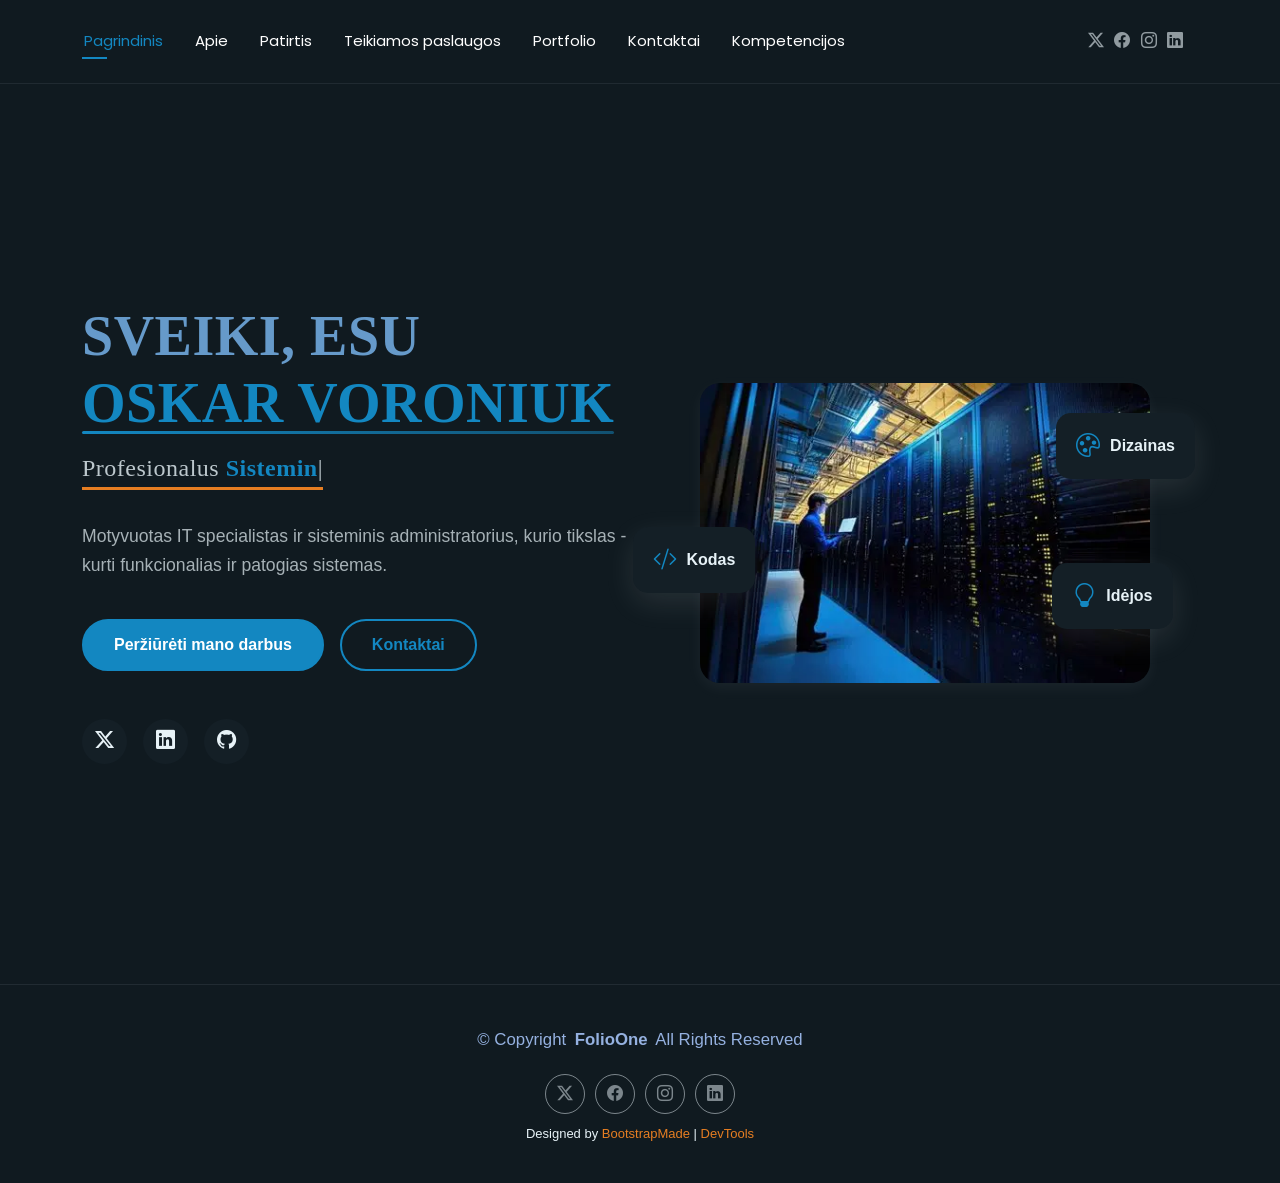
<file: index.html>
<!DOCTYPE html>
<html lang="lt">

<head>
  <meta charset="utf-8">
  <meta content="width=device-width, initial-scale=1.0" name="viewport">
  <title>Mano CV</title>
  <meta name="description" content="Oskar Voroniuk CV puslapis">
  <meta name="keywords" content="CV, Oskar Voroniuk, IT, Sisteminis Administratorius">
  <meta name="author" content="Oskar Voroniuk">

  <!-- Favicons -->
  <link href="assets/img/favicon1.png" rel="icon">
  <link href="assets/img/apple-touch-icon.png" rel="apple-touch-icon">

  <!-- Fonts -->
  <link href="https://fonts.googleapis.com" rel="preconnect">
  <link href="https://fonts.gstatic.com" rel="preconnect" crossorigin>
  <link href="https://fonts.googleapis.com/css2?family=Roboto:ital,wght@0,100;0,300;0,400;0,500;0,700;0,900;1,100;1,300;1,400;1,500;1,700;1,900&family=Poppins:ital,wght@0,100;0,200;0,300;0,400;0,500;0,600;0,700;0,800;0,900;1,100;1,200;1,300;1,400;1,500;1,600;1,700;1,800;1,900&family=Raleway:ital,wght@0,100;0,200;0,300;0,400;0,500;0,600;0,700;0,800;0,900;1,100;1,200;1,300;1,400;1,500;1,600;1,700;1,800;1,900&display=swap" rel="stylesheet">

  <!-- Vendor CSS Files -->
  <link href="assets/vendor/bootstrap/css/bootstrap.min.css" rel="stylesheet">
  <link href="assets/vendor/bootstrap-icons/bootstrap-icons.css" rel="stylesheet">
  <link href="assets/vendor/aos/aos.css" rel="stylesheet">
  <link href="assets/vendor/swiper/swiper-bundle.min.css" rel="stylesheet">
  <link href="assets/vendor/glightbox/css/glightbox.min.css" rel="stylesheet">

  <!-- Main CSS File -->
  <link href="assets/css/main.css" rel="stylesheet">
  <link href="assets/css/custom.css" rel="stylesheet">
</head>

<body class="index-page">

  <header id="header" class="header d-flex align-items-center light-background sticky-top">
    <div class="container position-relative d-flex align-items-center justify-content-between">

      <nav id="navmenu" class="navmenu">
        <ul>
          <li><a href="index.html" class="active">Pagrindinis</a></li>
          <li><a href="about.html">Apie</a></li>
          <li><a href="resume.html">Patirtis</a></li>
          <li><a href="services.html">Teikiamos paslaugos</a></li>
          <li><a href="portfolio.html">Portfolio</a></li>
          <li><a href="contact.html">Kontaktai</a></li>
          <li><a href="kompetencijos.html">Kompetencijos</a></li>
        </ul>
        <i class="mobile-nav-toggle d-xl-none bi bi-list"></i>
      </nav>

      <div class="header-social-links">
        <a href="#" class="twitter"><i class="bi bi-twitter-x"></i></a>
        <a href="#" class="facebook"><i class="bi bi-facebook"></i></a>
        <a href="#" class="instagram"><i class="bi bi-instagram"></i></a>
        <a href="#" class="linkedin"><i class="bi bi-linkedin"></i></a>
      </div>

    </div>
  </header>

  <main class="main">

    <!-- Hero Section -->
    <section id="hero" class="hero section">
      <div class="container" data-aos="fade-up" data-aos-delay="100">
        <div class="row gy-4 align-items-center">
          <div class="col-lg-6 order-2 order-lg-1">
            <div class="hero-content">
              <h1 data-aos="fade-up" data-aos-delay="200">Sveiki, esu <span class="highlight">Oskar Voroniuk</span></h1>
              <h2 data-aos="fade-up" data-aos-delay="300">Profesionalus <span class="typed" data-typed-items="Sisteminis Administratorius, Tinklapių kūrėjas, Brand Strategist"></span></h2>
              <p data-aos="fade-up" data-aos-delay="400">Motyvuotas IT specialistas ir sisteminis administratorius, kurio tikslas - kurti funkcionalias ir patogias sistemas.</p>
              <div class="hero-actions" data-aos="fade-up" data-aos-delay="500">
                <a href="portfolio.html" class="btn btn-primary">Peržiūrėti mano darbus</a>
                <a href="contact.html" class="btn btn-outline">Kontaktai</a>
              </div>
              <div class="social-links" data-aos="fade-up" data-aos-delay="600">
                <a href="#"><i class="bi bi-twitter-x"></i></a>
                <a href="#"><i class="bi bi-linkedin"></i></a>
                <a href="#"><i class="bi bi-github"></i></a>
              </div>
            </div>
          </div>
          <div class="col-lg-6 order-1 order-lg-2">
            <div class="hero-image" data-aos="zoom-in" data-aos-delay="300">
              <div class="image-wrapper">
                <img src="assets/img/profile/pav1.webp" alt="Oskar Voroniuk" class="img-fluid">
                <div class="floating-elements">
                  <div class="floating-card design" data-aos="fade-left" data-aos-delay="700">
                    <i class="bi bi-palette"></i>
                    <span>Dizainas</span>
                  </div>
                  <div class="floating-card code" data-aos="fade-right" data-aos-delay="800">
                    <i class="bi bi-code-slash"></i>
                    <span>Kodas</span>
                  </div>
                  <div class="floating-card creativity" data-aos="fade-up" data-aos-delay="900">
                    <i class="bi bi-lightbulb"></i>
                    <span>Idėjos</span>
                  </div>
                </div>
              </div>
            </div>
          </div>
        </div>
      </div>
    </section>

  </main>

  <footer id="footer" class="footer">
    <div class="container">
      <div class="copyright text-center ">
        <p>© <span>Copyright</span> <strong class="px-1 sitename">FolioOne</strong> <span>All Rights Reserved<br></span></p>
      </div>
      <div class="social-links d-flex justify-content-center">
        <a href="#"><i class="bi bi-twitter-x"></i></a>
        <a href="#"><i class="bi bi-facebook"></i></a>
        <a href="#"><i class="bi bi-instagram"></i></a>
        <a href="#"><i class="bi bi-linkedin"></i></a>
      </div>
      <div class="credits">
        Designed by <a href="https://bootstrapmade.com/">BootstrapMade</a> | <a href="https://bootstrapmade.com/tools/">DevTools</a>
      </div>
    </div>
  </footer>

  <a href="#" id="scroll-top" class="scroll-top d-flex align-items-center justify-content-center"><i class="bi bi-arrow-up-short"></i></a>

  <div id="preloader"></div>

  <!-- Vendor JS Files -->
  <script src="assets/vendor/bootstrap/js/bootstrap.bundle.min.js"></script>
  <script src="assets/vendor/php-email-form/validate.js"></script>
  <script src="assets/vendor/aos/aos.js"></script>
  <script src="assets/vendor/typed.js/typed.umd.js"></script>
  <script src="assets/vendor/waypoints/noframework.waypoints.js"></script>
  <script src="assets/vendor/purecounter/purecounter_vanilla.js"></script>
  <script src="assets/vendor/swiper/swiper-bundle.min.js"></script>
  <script src="assets/vendor/imagesloaded/imagesloaded.pkgd.min.js"></script>
  <script src="assets/vendor/isotope-layout/isotope.pkgd.min.js"></script>
  <script src="assets/vendor/glightbox/js/glightbox.min.js"></script>

  <!-- Main JS File -->
  <script src="assets/js/main.js"></script>

</body>
</html>
</file>
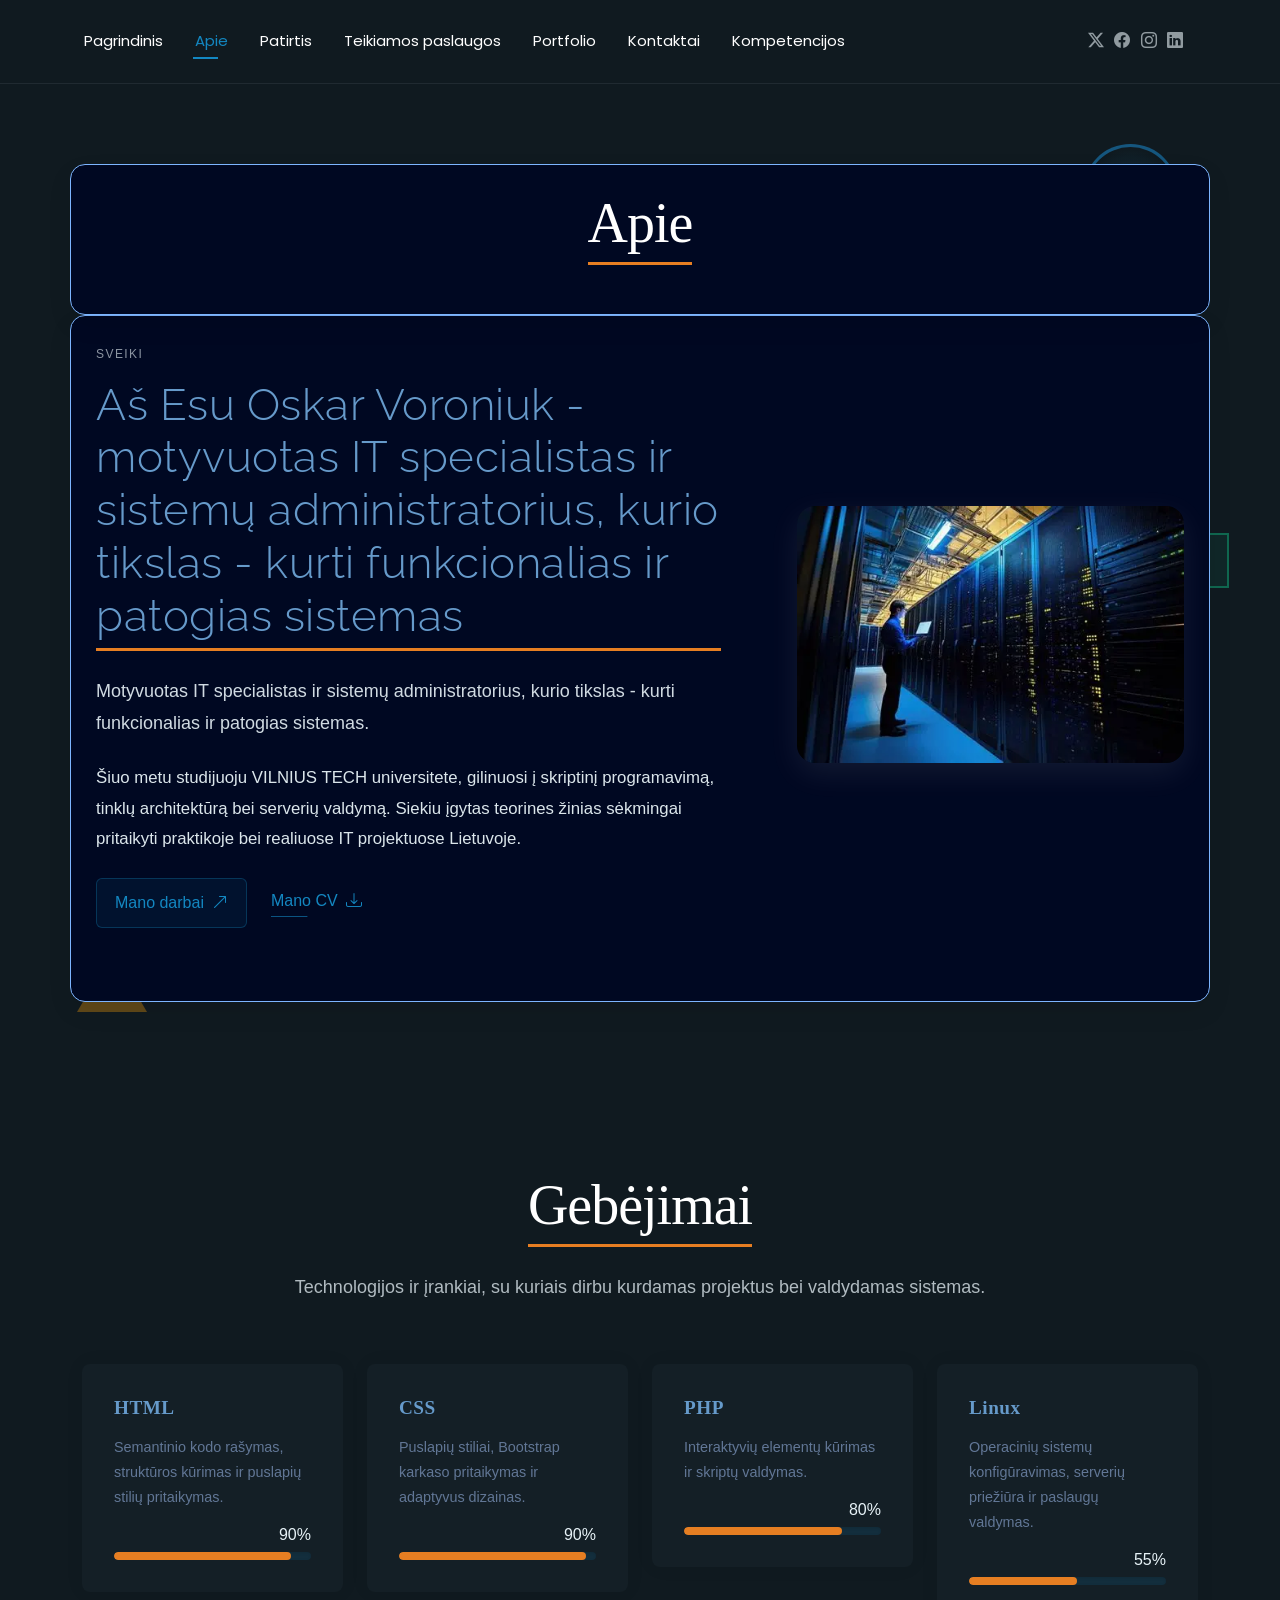
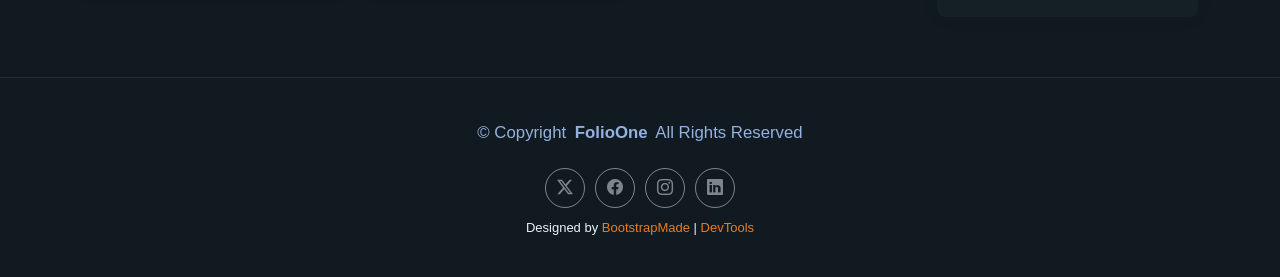
<file: about.html>
<!DOCTYPE html>
<html lang="lt">

<head>
  <meta charset="utf-8">
  <meta content="width=device-width, initial-scale=1.0" name="viewport">
  <title>Apie</title>
  <meta name="description" content="">
  <meta name="keywords" content="">

  <!-- Favicons -->
  <link href="assets/img/favicon1.png" rel="icon">
  <link href="assets/img/apple-touch-icon.png" rel="apple-touch-icon">

  <!-- Fonts -->
  <link href="https://fonts.googleapis.com" rel="preconnect">
  <link href="https://fonts.gstatic.com" rel="preconnect" crossorigin>
  <link href="https://fonts.googleapis.com/css2?family=Roboto:ital,wght@0,100;0,300;0,400;0,500;0,700;0,900;1,100;1,300;1,400;1,500;1,700;1,900&family=Poppins:ital,wght@0,100;0,200;0,300;0,400;0,500;0,600;0,700;0,800;0,900;1,100;1,200;1,300;1,400;1,500;1,600;1,700;1,800;1,900&family=Raleway:ital,wght@0,100;0,200;0,300;0,400;0,500;0,600;0,700;0,800;0,900;1,100;1,200;1,300;1,400;1,500;1,600;1,700;1,800;1,900&display=swap" rel="stylesheet">

  <!-- Vendor CSS Files -->
  <link href="assets/vendor/bootstrap/css/bootstrap.min.css" rel="stylesheet">
  <link href="assets/vendor/bootstrap-icons/bootstrap-icons.css" rel="stylesheet">
  <link href="assets/vendor/aos/aos.css" rel="stylesheet">
  <link href="assets/vendor/swiper/swiper-bundle.min.css" rel="stylesheet">
  <link href="assets/vendor/glightbox/css/glightbox.min.css" rel="stylesheet">

  <!-- Main CSS File -->
  <link href="assets/css/main.css" rel="stylesheet">
  <link href="assets/css/custom.css" rel="stylesheet">

  <!-- =======================================================
  * Template Name: FolioOne
  * Template URL: https://bootstrapmade.com/folioone-bootstrap-portfolio-website-template/
  * Updated: Aug 23 2025 with Bootstrap v5.3.7
  * Author: BootstrapMade.com
  * License: https://bootstrapmade.com/license/
  ======================================================== -->
</head>

<body class="about-page">

  <header id="header" class="header d-flex align-items-center light-background sticky-top">
    <div class="container position-relative d-flex align-items-center justify-content-between">

      <!-- <a href="index.html" class="logo d-flex align-items-center me-auto me-xl-0">
      <img src="assets/img/logo.webp" alt="">
      <h1 class="sitename">FolioOne</h1> 
    </a> -->

      <nav id="navmenu" class="navmenu">
        <ul>
          <li><a href="index.html">Pagrindinis</a></li>
          <li><a href="about.html" class="active">Apie</a></li>
          <li><a href="resume.html">Patirtis</a></li>
          <li><a href="services.html">Teikiamos paslaugos</a></li>
          <li><a href="portfolio.html">Portfolio</a></li>
          <li><a href="contact.html">Kontaktai</a></li>
          <li><a href="kompetencijos.html">Kompetencijos</a></li>
        </ul>
        <i class="mobile-nav-toggle d-xl-none bi bi-list"></i>
      </nav>

      <div class="header-social-links">
        <a href="#" class="twitter"><i class="bi bi-twitter-x"></i></a>
        <a href="#" class="facebook"><i class="bi bi-facebook"></i></a>
        <a href="#" class="instagram"><i class="bi bi-instagram"></i></a>
        <a href="#" class="linkedin"><i class="bi bi-linkedin"></i></a>
      </div>

    </div>
  </header>

  <main class="main">

    <!-- About Section -->
    <section id="about" class="about section">
      <div class="about-shape shape-circle"></div>
      <div class="about-shape shape-triangle"></div>
      <div class="about-shape shape-diamond"></div>


      <!-- Section Title -->
      <div class="container section-title" data-aos="fade-up">
        <h2>Apie</h2>
      </div><!-- End Section Title -->

      <div class="container" data-aos="fade-up" data-aos-delay="100">

        <!-- Intro + Photo -->
        <div class="row align-items-center justify-content-between gy-5 mb-5">
          <div class="col-lg-7" data-aos="fade-right" data-aos-delay="150">
            <div class="intro-content">
              <span class="eyebrow">Sveiki</span>
              <h2 class="headline">Aš Esu Oskar Voroniuk - motyvuotas IT specialistas ir sistemų administratorius, kurio tikslas - kurti funkcionalias ir patogias sistemas</h2>
              <p class="lead">
                Motyvuotas IT specialistas ir sistemų administratorius, kurio tikslas - kurti funkcionalias ir patogias sistemas.
              </p>
              <p>
                Šiuo metu studijuoju VILNIUS TECH universitete, gilinuosi į skriptinį programavimą, tinklų architektūrą bei serverių valdymą. Siekiu įgytas teorines žinias sėkmingai pritaikyti praktikoje bei realiuose IT projektuose Lietuvoje.
              </p>

              <div class="cta-group">
                <a href="#portfolio" class="btn-ghost">
                  Mano darbai <i class="bi bi-arrow-up-right"></i>
                </a>
                <a href="#" class="link-underline">
                  Mano CV <i class="bi bi-download"></i>
                </a>
              </div>
            </div>
          </div>

          <div class="col-lg-5" data-aos="zoom-in" data-aos-delay="250">
            <figure class="profile-figure text-center text-lg-end">
              <img src="assets/img/profile/pav1.webp" alt="Oskar Voroniuk" class="img-fluid profile-photo">
            </figure>
          </div>
        </div>
        <!-- End Intro + Photo -->
      </div>
    </section><!-- /About Section -->

    <!-- Skills Section -->
    <section id="skills" class="skills section">

      <!-- Section Title -->
      <div class="container section-title" data-aos="fade-up">
        <h2>Gebėjimai</h2>
        <p>Technologijos ir įrankiai, su kuriais dirbu kurdamas projektus bei valdydamas sistemas.</p>
      </div><!-- End Section Title -->

      <div class="container" data-aos="fade-up" data-aos-delay="100">

        <div class="row g-4 skills-animation">

          <div class="col-md-6 col-lg-3" data-aos="fade-up" data-aos-delay="100">
            <div class="skill-box">
              <h3>HTML</h3>
              <p>Semantinio kodo rašymas, struktūros kūrimas ir puslapių stilių pritaikymas.</p>
              <span class="text-end d-block">90%</span>
              <div class="progress">
                <div class="progress-bar" role="progressbar" aria-valuenow="90" aria-valuemin="0" aria-valuemax="100"></div>
              </div>
            </div>
          </div>

          <div class="col-md-6 col-lg-3" data-aos="fade-up" data-aos-delay="200">
            <div class="skill-box">
              <h3>CSS</h3>
              <p>Puslapių stiliai, Bootstrap karkaso pritaikymas ir adaptyvus dizainas.</p>
              <span class="text-end d-block">90%</span>
              <div class="progress">
                <div class="progress-bar" role="progressbar" aria-valuenow="95" aria-valuemin="0" aria-valuemax="100"></div>
              </div>
            </div>
          </div>

          <div class="col-md-6 col-lg-3" data-aos="fade-up" data-aos-delay="300">
            <div class="skill-box">
              <h3>PHP</h3>
              <p>Interaktyvių elementų kūrimas ir skriptų valdymas.</p>
              <span class="text-end d-block">80%</span>
              <div class="progress">
                <div class="progress-bar" role="progressbar" aria-valuenow="80" aria-valuemin="0" aria-valuemax="100"></div>
              </div>
            </div>
          </div>

          <div class="col-md-6 col-lg-3" data-aos="fade-up" data-aos-delay="400">
            <div class="skill-box">
              <h3>Linux</h3>
              <p>Operacinių sistemų konfigūravimas, serverių priežiūra ir paslaugų valdymas.</p>
              <span class="text-end d-block">55%</span>
              <div class="progress">
                <div class="progress-bar" role="progressbar" aria-valuenow="55" aria-valuemin="0" aria-valuemax="100">
                </div>
              </div>
            </div>
          </div>

        </div>

      </div>

    </section><!-- /Skills Section -->
  </main>

  <footer id="footer" class="footer">

    <div class="container">
      <div class="copyright text-center ">
        <p>© <span>Copyright</span> <strong class="px-1 sitename">FolioOne</strong> <span>All Rights Reserved<br></span></p>
      </div>
      <div class="social-links d-flex justify-content-center">
        <a href=""><i class="bi bi-twitter-x"></i></a>
        <a href=""><i class="bi bi-facebook"></i></a>
        <a href=""><i class="bi bi-instagram"></i></a>
        <a href=""><i class="bi bi-linkedin"></i></a>
      </div>
      <div class="credits">
        <!-- All the links in the footer should remain intact. -->
        <!-- You can delete the links only if you've purchased the pro version. -->
        <!-- Licensing information: https://bootstrapmade.com/license/ -->
        <!-- Purchase the pro version with working PHP/AJAX contact form: [buy-url] -->
        Designed by <a href="https://bootstrapmade.com/">BootstrapMade</a> | <a href="https://bootstrapmade.com/tools/">DevTools</a>
      </div>
    </div>

  </footer>

  <!-- Scroll Top -->
  <a href="#" id="scroll-top" class="scroll-top d-flex align-items-center justify-content-center"><i class="bi bi-arrow-up-short"></i></a>

  <!-- Preloader -->
  <div id="preloader"></div>

  <!-- Vendor JS Files -->
  <script src="assets/vendor/bootstrap/js/bootstrap.bundle.min.js"></script>
  <script src="assets/vendor/php-email-form/validate.js"></script>
  <script src="assets/vendor/aos/aos.js"></script>
  <script src="assets/vendor/typed.js/typed.umd.js"></script>
  <script src="assets/vendor/waypoints/noframework.waypoints.js"></script>
  <script src="assets/vendor/purecounter/purecounter_vanilla.js"></script>
  <script src="assets/vendor/swiper/swiper-bundle.min.js"></script>
  <script src="assets/vendor/imagesloaded/imagesloaded.pkgd.min.js"></script>
  <script src="assets/vendor/isotope-layout/isotope.pkgd.min.js"></script>
  <script src="assets/vendor/glightbox/js/glightbox.min.js"></script>

  <!-- Main JS File -->
  <script src="assets/js/main.js"></script>

</body>

</html>
</file>
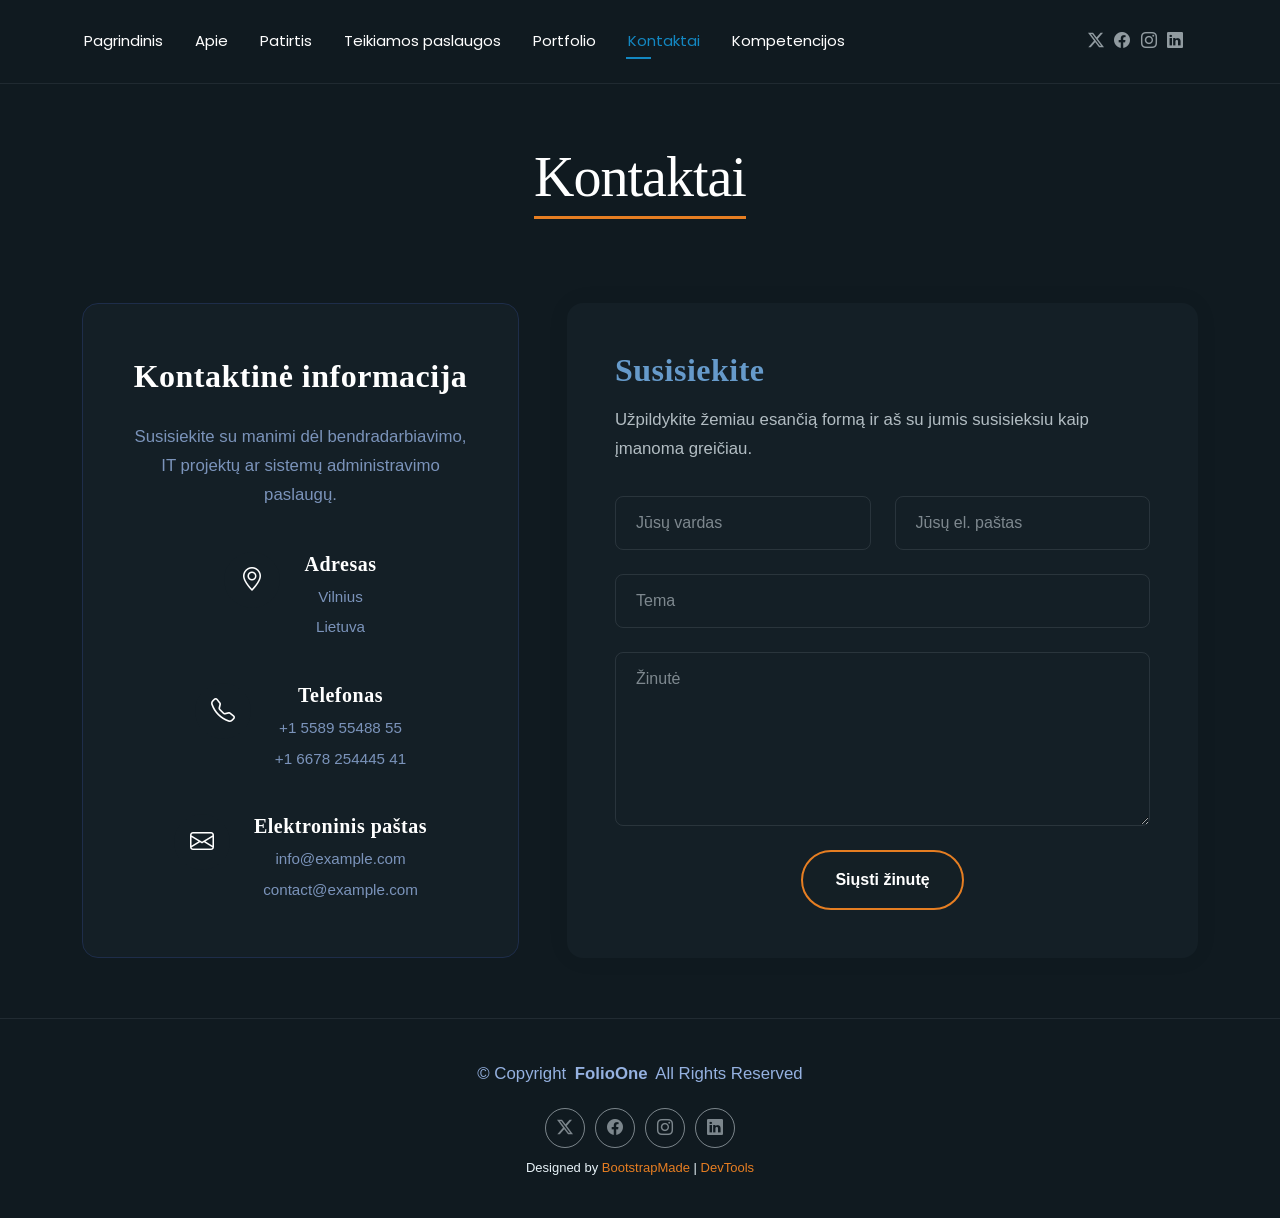
<file: contact.html>
<!DOCTYPE html>
<html lang="lt">

<head>
  <meta charset="utf-8">
  <meta content="width=device-width, initial-scale=1.0" name="viewport">
  <title>Kontaktai</title>
  <meta name="description" content="">
  <meta name="keywords" content="">

  <!-- Favicons -->
  <link href="assets/img/favicon1.png" rel="icon">
  <link href="assets/img/apple-touch-icon.png" rel="apple-touch-icon">

  <!-- Fonts -->
  <link href="https://fonts.googleapis.com" rel="preconnect">
  <link href="https://fonts.gstatic.com" rel="preconnect" crossorigin>
  <link href="https://fonts.googleapis.com/css2?family=Roboto:ital,wght@0,100;0,300;0,400;0,500;0,700;0,900;1,100;1,300;1,400;1,500;1,700;1,900&family=Poppins:ital,wght@0,100;0,200;0,300;0,400;0,500;0,600;0,700;0,800;0,900;1,100;1,200;1,300;1,400;1,500;1,600;1,700;1,800;1,900&family=Raleway:ital,wght@0,100;0,200;0,300;0,400;0,500;0,600;0,700;0,800;0,900;1,100;1,200;1,300;1,400;1,500;1,600;1,700;1,800;1,900&display=swap" rel="stylesheet">

  <!-- Vendor CSS Files -->
  <link href="assets/vendor/bootstrap/css/bootstrap.min.css" rel="stylesheet">
  <link href="assets/vendor/bootstrap-icons/bootstrap-icons.css" rel="stylesheet">
  <link href="assets/vendor/aos/aos.css" rel="stylesheet">
  <link href="assets/vendor/swiper/swiper-bundle.min.css" rel="stylesheet">
  <link href="assets/vendor/glightbox/css/glightbox.min.css" rel="stylesheet">

  <!-- Main CSS File -->
  <link href="assets/css/main.css" rel="stylesheet">
  <link href="assets/css/custom.css" rel="stylesheet">

  <!-- =======================================================
  * Template Name: FolioOne
  * Template URL: https://bootstrapmade.com/folioone-bootstrap-portfolio-website-template/
  * Updated: Aug 23 2025 with Bootstrap v5.3.7
  * Author: BootstrapMade.com
  * License: https://bootstrapmade.com/license/
  ======================================================== -->
</head>

<body class="contact-page">

  <header id="header" class="header d-flex align-items-center light-background sticky-top">
    <div class="container position-relative d-flex align-items-center justify-content-between">

      <!-- <a href="index.html" class="logo d-flex align-items-center me-auto me-xl-0">
      <img src="assets/img/logo.webp" alt="">
      <h1 class="sitename">FolioOne</h1> 
    </a> -->

      <nav id="navmenu" class="navmenu">
        <ul>
          <li><a href="index.html">Pagrindinis</a></li>
          <li><a href="about.html">Apie</a></li>
          <li><a href="resume.html">Patirtis</a></li>
          <li><a href="services.html">Teikiamos paslaugos</a></li>
          <li><a href="portfolio.html">Portfolio</a></li>
          <li><a href="contact.html" class="active">Kontaktai</a></li>
          <li><a href="kompetencijos.html">Kompetencijos</a></li>
        </ul>
        <i class="mobile-nav-toggle d-xl-none bi bi-list"></i>
      </nav>

      <div class="header-social-links">
        <a href="#" class="twitter"><i class="bi bi-twitter-x"></i></a>
        <a href="#" class="facebook"><i class="bi bi-facebook"></i></a>
        <a href="#" class="instagram"><i class="bi bi-instagram"></i></a>
        <a href="#" class="linkedin"><i class="bi bi-linkedin"></i></a>
      </div>

    </div>
  </header>

  <main class="main">

    <!-- Contact Section -->
    <section id="contact" class="contact section">

      <!-- Section Title -->
      <div class="container section-title" data-aos="fade-up">
        <h2>Kontaktai</h2>
      </div><!-- End Section Title -->

      <div class="container" data-aos="fade-up" data-aos-delay="100">

        <div class="row g-4 g-lg-5">
          <div class="col-lg-5">
            <div class="info-box" data-aos="fade-up" data-aos-delay="200">
              <h3>Kontaktinė informacija</h3>
              <p>Susisiekite su manimi dėl bendradarbiavimo, IT projektų ar sistemų administravimo paslaugų.</p>

              <div class="info-item" data-aos="fade-up" data-aos-delay="300">
                <div class="icon-box">
                  <i class="bi bi-geo-alt"></i>
                </div>
                <div class="content">
                  <h4>Adresas</h4>
                  <p>Vilnius</p>
                  <p>Lietuva</p>
                </div>
              </div>

              <div class="info-item" data-aos="fade-up" data-aos-delay="400">
                <div class="icon-box">
                  <i class="bi bi-telephone"></i>
                </div>
                <div class="content">
                  <h4>Telefonas</h4>
                  <p>+1 5589 55488 55</p>
                  <p>+1 6678 254445 41</p>
                </div>
              </div>

              <div class="info-item" data-aos="fade-up" data-aos-delay="500">
                <div class="icon-box">
                  <i class="bi bi-envelope"></i>
                </div>
                <div class="content">
                  <h4>Elektroninis paštas</h4>
                  <p>info@example.com</p>
                  <p>contact@example.com</p>
                </div>
              </div>
            </div>
          </div>

          <div class="col-lg-7">
            <div class="contact-form" data-aos="fade-up" data-aos-delay="300">
              <h3>Susisiekite</h3>
              <p>Užpildykite žemiau esančią formą ir aš su jumis susisieksiu kaip įmanoma greičiau.</p>

              <form action="forms/contact.php" method="post" class="php-email-form" data-aos="fade-up" data-aos-delay="200">
                <div class="row gy-4">

                  <div class="col-md-6">
                    <input type="text" name="name" class="form-control" placeholder="Jūsų vardas" required="">
                  </div>

                  <div class="col-md-6 ">
                    <input type="email" class="form-control" name="email" placeholder="Jūsų el. paštas" required="">
                  </div>

                  <div class="col-12">
                    <input type="text" class="form-control" name="subject" placeholder="Tema" required="">
                  </div>

                  <div class="col-12">
                    <textarea class="form-control" name="message" rows="6" placeholder="Žinutė" required=""></textarea>
                  </div>

                  <div class="col-12 text-center">
                    <div class="loading">Kraunama</div>
                    <div class="error-message"></div>
                    <div class="sent-message">Jūsų žinutė gauta.</div>

                    <button type="submit" class="btn">Siųsti žinutę</button>
                  </div>

                </div>
              </form>

            </div>
          </div>

        </div>

      </div>

    </section><!-- /Contact Section -->

  </main>

  <footer id="footer" class="footer">

    <div class="container">
      <div class="copyright text-center ">
        <p>© <span>Copyright</span> <strong class="px-1 sitename">FolioOne</strong> <span>All Rights Reserved<br></span></p>
      </div>
      <div class="social-links d-flex justify-content-center">
        <a href=""><i class="bi bi-twitter-x"></i></a>
        <a href=""><i class="bi bi-facebook"></i></a>
        <a href=""><i class="bi bi-instagram"></i></a>
        <a href=""><i class="bi bi-linkedin"></i></a>
      </div>
      <div class="credits">
        <!-- All the links in the footer should remain intact. -->
        <!-- You can delete the links only if you've purchased the pro version. -->
        <!-- Licensing information: https://bootstrapmade.com/license/ -->
        <!-- Purchase the pro version with working PHP/AJAX contact form: [buy-url] -->
        Designed by <a href="https://bootstrapmade.com/">BootstrapMade</a> | <a href="https://bootstrapmade.com/tools/">DevTools</a>
      </div>
    </div>

  </footer>

  <!-- Scroll Top -->
  <a href="#" id="scroll-top" class="scroll-top d-flex align-items-center justify-content-center"><i class="bi bi-arrow-up-short"></i></a>

  <!-- Preloader -->
  <div id="preloader"></div>

  <!-- Vendor JS Files -->
  <script src="assets/vendor/bootstrap/js/bootstrap.bundle.min.js"></script>
  <script src="assets/vendor/php-email-form/validate.js"></script>
  <script src="assets/vendor/aos/aos.js"></script>
  <script src="assets/vendor/typed.js/typed.umd.js"></script>
  <script src="assets/vendor/waypoints/noframework.waypoints.js"></script>
  <script src="assets/vendor/purecounter/purecounter_vanilla.js"></script>
  <script src="assets/vendor/swiper/swiper-bundle.min.js"></script>
  <script src="assets/vendor/imagesloaded/imagesloaded.pkgd.min.js"></script>
  <script src="assets/vendor/isotope-layout/isotope.pkgd.min.js"></script>
  <script src="assets/vendor/glightbox/js/glightbox.min.js"></script>

  <!-- Main JS File -->
  <script src="assets/js/main.js"></script>

</body>

</html>
</file>
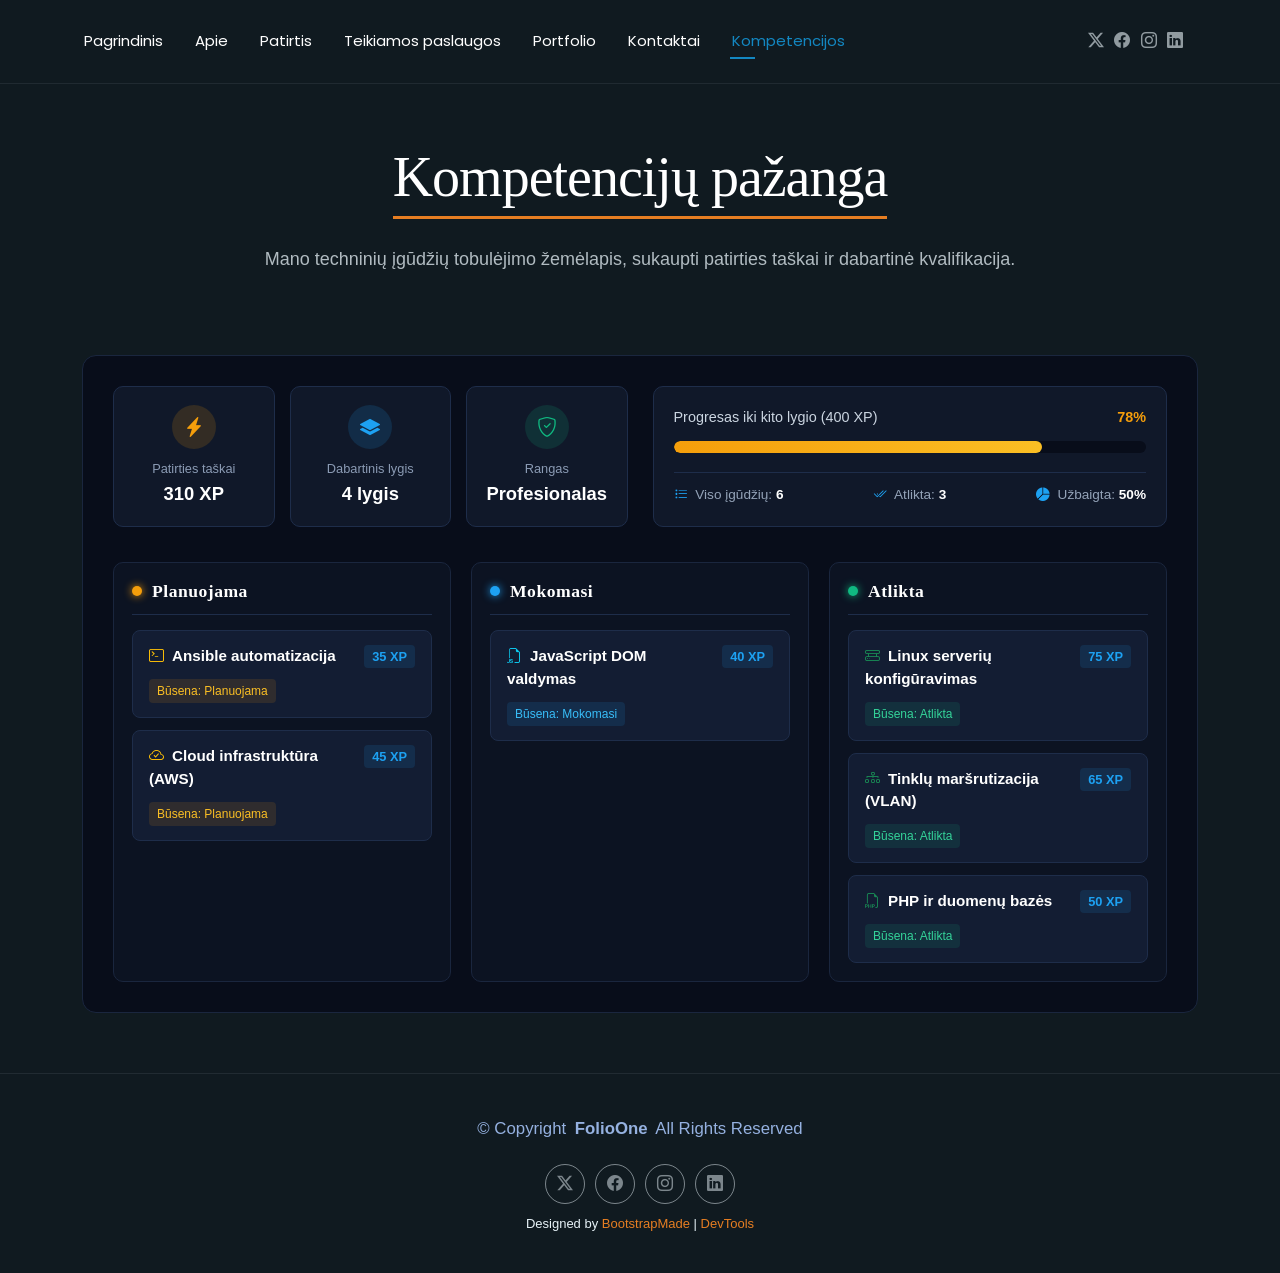
<file: kompetencijos.html>
<!DOCTYPE html>
<html lang="lt">

<head>
  <meta charset="utf-8">
  <meta content="width=device-width, initial-scale=1.0" name="viewport">
  <title>Kompetencijos - Oskar Voroniuk</title>
  <meta name="description" content="">
  <meta name="keywords" content="">

  <!-- Favicons -->
  <link href="assets/img/favicon1.png" rel="icon">
  <link href="assets/img/apple-touch-icon.png" rel="apple-touch-icon">

  <!-- Fonts -->
  <link href="https://fonts.googleapis.com" rel="preconnect">
  <link href="https://fonts.gstatic.com" rel="preconnect" crossorigin>
  <link href="https://fonts.googleapis.com/css2?family=Roboto:ital,wght@0,100;0,300;0,400;0,500;0,700;0,900;1,100;1,300;1,400;1,500;1,700;1,900&family=Poppins:ital,wght@0,100;0,200;0,300;0,400;0,500;0,600;0,700;0,800;0,900;1,100;1,200;1,300;1,400;1,500;1,600;1,700;1,800;1,900&family=Raleway:ital,wght@0,100;0,200;0,300;0,400;0,500;0,600;0,700;0,800;0,900;1,100;1,200;1,300;1,400;1,500;1,600;1,700;1,800;1,900&display=swap" rel="stylesheet">

  <!-- Vendor CSS Files -->
  <link href="assets/vendor/bootstrap/css/bootstrap.min.css" rel="stylesheet">
  <link href="assets/vendor/bootstrap-icons/bootstrap-icons.css" rel="stylesheet">
  <link href="assets/vendor/aos/aos.css" rel="stylesheet">
  <link href="assets/vendor/swiper/swiper-bundle.min.css" rel="stylesheet">
  <link href="assets/vendor/glightbox/css/glightbox.min.css" rel="stylesheet">

  <!-- Main CSS File -->
  <link href="assets/css/main.css" rel="stylesheet">
  <link href="assets/css/custom.css" rel="stylesheet">
</head>

<body class="kompetencijos">

  <header id="header" class="header d-flex align-items-center light-background sticky-top">
    <div class="container position-relative d-flex align-items-center justify-content-between">

      <nav id="navmenu" class="navmenu">
        <ul>
          <li><a href="index.html">Pagrindinis</a></li>
          <li><a href="about.html">Apie</a></li>
          <li><a href="resume.html">Patirtis</a></li>
          <li><a href="services.html">Teikiamos paslaugos</a></li>
          <li><a href="portfolio.html">Portfolio</a></li>
          <li><a href="contact.html">Kontaktai</a></li>
          <li><a href="kompetencijos.html" class="active">Kompetencijos</a></li>
        </ul>
        <i class="mobile-nav-toggle d-xl-none bi bi-list"></i>
      </nav>

      <div class="header-social-links">
        <a href="#" class="twitter"><i class="bi bi-twitter-x"></i></a>
        <a href="#" class="facebook"><i class="bi bi-facebook"></i></a>
        <a href="#" class="instagram"><i class="bi bi-instagram"></i></a>
        <a href="#" class="linkedin"><i class="bi bi-linkedin"></i></a>
      </div>

    </div>
  </header>

  <main class="main">

    <!-- Kompetencijų pažangos sekcija -->
    <section id="kompetencijos-modulis" class="competence-section section">
      <div class="container">

        <!-- Puslapio antraštė pagal šablono stilių -->
        <div class="section-title">
          <h2>Kompetencijų pažanga</h2>
          <p>Mano techninių įgūdžių tobulėjimo žemėlapis, sukaupti patirties taškai ir dabartinė kvalifikacija.</p>
        </div>

        <div class="competence-wrapper">
          
          <!-- VIRŠUTINĖ DALIS: Lygio ir statistikos suvestinė -->
          <div class="dashboard-top">
            <div class="level-cards">
              <div class="info-box">
                <span class="box-icon orange-glow"><i class="bi bi-lightning-charge-fill"></i></span>
                <div>
                  <small>Patirties taškai</small>
                  <strong>310 XP</strong>
                </div>
              </div>

              <div class="info-box">
                <span class="box-icon blue-glow"><i class="bi bi-layers-fill"></i></span>
                <div>
                  <small>Dabartinis lygis</small>
                  <strong>4 lygis</strong>
                </div>
              </div>

              <div class="info-box">
                <span class="box-icon green-glow"><i class="bi bi-shield-check"></i></span>
                <div>
                  <small>Rangas</small>
                  <strong>Profesionalas</strong>
                </div>
              </div>
            </div>

            <!-- Progreso juosta ir bendra statistika -->
            <div class="progress-stats-box">
              <div class="progress-info">
                <span>Progresas iki kito lygio (400 XP)</span>
                <span class="xp-percent">78%</span>
              </div>
              <div class="custom-progress-bar">
                <div class="custom-progress-fill" style="width: 78%;"></div>
              </div>

              <div class="mini-stats-row">
                <span><i class="bi bi-list-task"></i> Viso įgūdžių: <b>6</b></span>
                <span><i class="bi bi-check2-all"></i> Atlikta: <b>3</b></span>
                <span><i class="bi bi-pie-chart-fill"></i> Užbaigta: <b>50%</b></span>
              </div>
            </div>
          </div>

          <!-- KANBAN LENTA (3 stulpeliai) -->
          <div class="skill-board">
            
            <!-- 1. Planuojama -->
            <div class="board-column">
              <div class="column-head">
                <span class="dot dot-orange"></span>
                <h3>Planuojama</h3>
              </div>

              <div class="cards-list">
                <div class="task-card">
                  <div class="task-top">
                    <span class="task-title"><i class="bi bi-terminal me-2 text-warning"></i>Ansible automatizacija</span>
                    <span class="task-xp">35 XP</span>
                  </div>
                  <div class="task-bottom">
                    <span class="status-pill pill-plan">Būsena: Planuojama</span>
                  </div>
                </div>

                <div class="task-card">
                  <div class="task-top">
                    <span class="task-title"><i class="bi bi-cloud-check me-2 text-warning"></i>Cloud infrastruktūra (AWS)</span>
                    <span class="task-xp">45 XP</span>
                  </div>
                  <div class="task-bottom">
                    <span class="status-pill pill-plan">Būsena: Planuojama</span>
                  </div>
                </div>
              </div>
            </div>

            <!-- 2. Mokomasi -->
            <div class="board-column">
              <div class="column-head">
                <span class="dot dot-blue"></span>
                <h3>Mokomasi</h3>
              </div>

              <div class="cards-list">
                <div class="task-card">
                  <div class="task-top">
                    <span class="task-title"><i class="bi bi-filetype-js me-2 text-info"></i>JavaScript DOM valdymas</span>
                    <span class="task-xp">40 XP</span>
                  </div>
                  <div class="task-bottom">
                    <span class="status-pill pill-learn">Būsena: Mokomasi</span>
                  </div>
                </div>
              </div>
            </div>

            <!-- 3. Atlikta -->
            <div class="board-column">
              <div class="column-head">
                <span class="dot dot-green"></span>
                <h3>Atlikta</h3>
              </div>

              <div class="cards-list">
                <div class="task-card">
                  <div class="task-top">
                    <span class="task-title"><i class="bi bi-hdd-rack me-2 text-success"></i>Linux serverių konfigūravimas</span>
                    <span class="task-xp">75 XP</span>
                  </div>
                  <div class="task-bottom">
                    <span class="status-pill pill-done">Būsena: Atlikta</span>
                  </div>
                </div>

                <div class="task-card">
                  <div class="task-top">
                    <span class="task-title"><i class="bi bi-diagram-3 me-2 text-success"></i>Tinklų maršrutizacija (VLAN)</span>
                    <span class="task-xp">65 XP</span>
                  </div>
                  <div class="task-bottom">
                    <span class="status-pill pill-done">Būsena: Atlikta</span>
                  </div>
                </div>

                <div class="task-card">
                  <div class="task-top">
                    <span class="task-title"><i class="bi bi-filetype-php me-2 text-success"></i>PHP ir duomenų bazės</span>
                    <span class="task-xp">50 XP</span>
                  </div>
                  <div class="task-bottom">
                    <span class="status-pill pill-done">Būsena: Atlikta</span>
                  </div>
                </div>
              </div>
            </div>

          </div>
        </div>

      </div>
    </section>

  </main>

  <footer id="footer" class="footer">

    <div class="container">
      <div class="copyright text-center ">
        <p>© <span>Copyright</span> <strong class="px-1 sitename">FolioOne</strong> <span>All Rights Reserved<br></span></p>
      </div>
      <div class="social-links d-flex justify-content-center">
        <a href=""><i class="bi bi-twitter-x"></i></a>
        <a href=""><i class="bi bi-facebook"></i></a>
        <a href=""><i class="bi bi-instagram"></i></a>
        <a href=""><i class="bi bi-linkedin"></i></a>
      </div>
      <div class="credits">
        Designed by <a href="https://bootstrapmade.com/">BootstrapMade</a> | <a href="https://bootstrapmade.com/tools/">DevTools</a>
      </div>
    </div>

  </footer>

    <!-- Scroll Top -->
  <a href="#" id="scroll-top" class="scroll-top d-flex align-items-center justify-content-center"><i class="bi bi-arrow-up-short"></i></a>

  <!-- Preloader -->
  <div id="preloader"></div>

  <!-- Vendor JS Files -->
  <script src="assets/vendor/bootstrap/js/bootstrap.bundle.min.js"></script>
  <script src="assets/vendor/php-email-form/validate.js"></script>
  <script src="assets/vendor/aos/aos.js"></script>
  <script src="assets/vendor/typed.js/typed.umd.js"></script>
  <script src="assets/vendor/waypoints/noframework.waypoints.js"></script>
  <script src="assets/vendor/purecounter/purecounter_vanilla.js"></script>
  <script src="assets/vendor/swiper/swiper-bundle.min.js"></script>
  <script src="assets/vendor/imagesloaded/imagesloaded.pkgd.min.js"></script>
  <script src="assets/vendor/isotope-layout/isotope.pkgd.min.js"></script>
  <script src="assets/vendor/glightbox/js/glightbox.min.js"></script>

  <!-- Main JS File -->
  <script src="assets/js/main.js"></script>

</body>
</html>
</file>
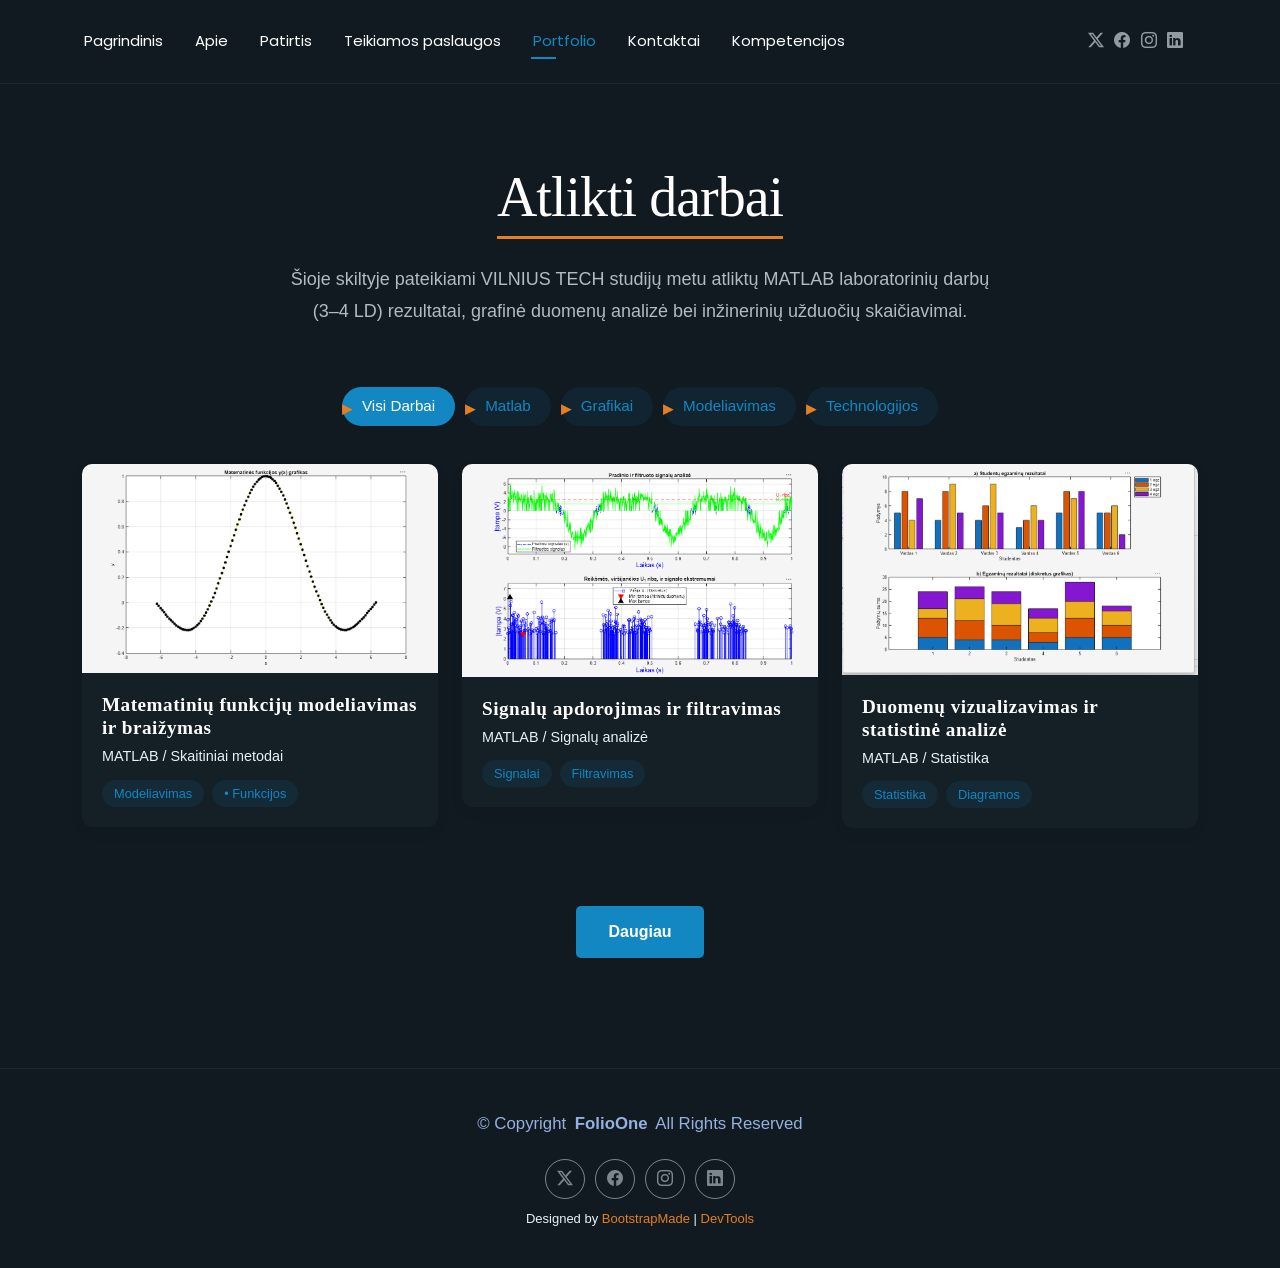
<file: portfolio.html>
<!DOCTYPE html>
<html lang="lt">

<head>
  <meta charset="utf-8">
  <meta content="width=device-width, initial-scale=1.0" name="viewport">
  <title>Portfolio</title>
  <meta name="description" content="">
  <meta name="keywords" content="">

  <!-- Favicons -->
  <link href="assets/img/favicon1.png" rel="icon">
  <link href="assets/img/apple-touch-icon.png" rel="apple-touch-icon">

  <!-- Fonts -->
  <link href="https://fonts.googleapis.com" rel="preconnect">
  <link href="https://fonts.gstatic.com" rel="preconnect" crossorigin>
  <link href="https://fonts.googleapis.com/css2?family=Roboto:ital,wght@0,100;0,300;0,400;0,500;0,700;0,900;1,100;1,300;1,400;1,500;1,700;1,900&family=Poppins:ital,wght@0,100;0,200;0,300;0,400;0,500;0,600;0,700;0,800;0,900;1,100;1,200;1,300;1,400;1,500;1,600;1,700;1,800;1,900&family=Raleway:ital,wght@0,100;0,200;0,300;0,400;0,500;0,600;0,700;0,800;0,900;1,100;1,200;1,300;1,400;1,500;1,600;1,700;1,800;1,900&display=swap" rel="stylesheet">

  <!-- Vendor CSS Files -->
  <link href="assets/vendor/bootstrap/css/bootstrap.min.css" rel="stylesheet">
  <link href="assets/vendor/bootstrap-icons/bootstrap-icons.css" rel="stylesheet">
  <link href="assets/vendor/aos/aos.css" rel="stylesheet">
  <link href="assets/vendor/swiper/swiper-bundle.min.css" rel="stylesheet">
  <link href="assets/vendor/glightbox/css/glightbox.min.css" rel="stylesheet">

  <!-- Main CSS File -->
  <link href="assets/css/main.css" rel="stylesheet">
  <link href="assets/css/custom.css" rel="stylesheet">

  <!-- =======================================================
  * Template Name: FolioOne
  * Template URL: https://bootstrapmade.com/folioone-bootstrap-portfolio-website-template/
  * Updated: Aug 23 2025 with Bootstrap v5.3.7
  * Author: BootstrapMade.com
  * License: https://bootstrapmade.com/license/
  ======================================================== -->
</head>

<body class="portfolio-page">

  <header id="header" class="header d-flex align-items-center light-background sticky-top">
    <div class="container position-relative d-flex align-items-center justify-content-between">

      <!-- <a href="index.html" class="logo d-flex align-items-center me-auto me-xl-0">
      <img src="assets/img/logo.webp" alt="">
      <h1 class="sitename">FolioOne</h1> 
    </a> -->

      <nav id="navmenu" class="navmenu">
        <ul>
          <li><a href="index.html">Pagrindinis</a></li>
          <li><a href="about.html">Apie</a></li>
          <li><a href="resume.html">Patirtis</a></li>
          <li><a href="services.html">Teikiamos paslaugos</a></li>
          <li><a href="portfolio.html" class="active">Portfolio</a></li>
          <li><a href="contact.html">Kontaktai</a></li>
          <li><a href="kompetencijos.html">Kompetencijos</a></li>
        </ul>
        <i class="mobile-nav-toggle d-xl-none bi bi-list"></i>
      </nav>

      <div class="header-social-links">
        <a href="#" class="twitter"><i class="bi bi-twitter-x"></i></a>
        <a href="#" class="facebook"><i class="bi bi-facebook"></i></a>
        <a href="#" class="instagram"><i class="bi bi-instagram"></i></a>
        <a href="#" class="linkedin"><i class="bi bi-linkedin"></i></a>
      </div>

    </div>
  </header>

  <main class="main">

    <!-- Portfolio Section -->
    <section id="portfolio" class="portfolio section">

      <!-- Section Title -->
      <div class="container section-title" data-aos="fade-up">
        <h2>Atlikti darbai</h2>
        <p>Šioje skiltyje pateikiami VILNIUS TECH studijų metu atliktų MATLAB laboratorinių darbų (3–4 LD) rezultatai, grafinė duomenų analizė bei inžinerinių užduočių skaičiavimai.</p>
      </div><!-- End Section Title -->

      <div class="container" data-aos="fade-up" data-aos-delay="100">

        <div class="isotope-layout" data-default-filter="*" data-layout="masonry" data-sort="original-order">
          <ul class="portfolio-filters isotope-filters" data-aos="fade-up" data-aos-delay="200">
            <li data-filter="*" class="filter-active">Visi Darbai</li>
            <li data-filter=".filter-strategy">Matlab</li>
            <li data-filter=".filter-finance">Grafikai</li>
            <li data-filter=".filter-operations">Modeliavimas</li>
            <li data-filter=".filter-technology">Technologijos</li>
          </ul><!-- End Portfolio Filters -->

          <div class="row gy-4 isotope-container" data-aos="fade-up" data-aos-delay="300">
            <div class="col-lg-4 col-md-6 portfolio-item isotope-item filter-strategy">
              <div class="portfolio-card">
                <div class="portfolio-img">
                  <img src="assets/img/portfolio/portfolio-11.png" alt="Portfolio Item" class="img-fluid">
                  <div class="portfolio-overlay">
                    <a href="assets/img/portfolio/portfolio-11.png" class="glightbox portfolio-lightbox"><i class="bi bi-plus"></i></a>
                    <a href="#" class="portfolio-details-link"><i class="bi bi-link"></i></a>
                  </div>
                </div>
                <div class="portfolio-info">
                  <h4>Matematinių funkcijų modeliavimas ir braižymas</h4>
                  <p>MATLAB / Skaitiniai metodai</p>
                  <div class="portfolio-tags">
                    <span>Modeliavimas</span>
                    <span>• Funkcijos</span>
                  </div>
                </div>
              </div>
            </div>

            <div class="col-lg-4 col-md-6 portfolio-item isotope-item filter-finance">
              <div class="portfolio-card">
                <div class="portfolio-img">
                  <img src="assets/img/portfolio/portfolio-22.png" alt="Portfolio Item" class="img-fluid">
                  <div class="portfolio-overlay">
                    <a href="assets/img/portfolio/portfolio-22.png" class="glightbox portfolio-lightbox"><i class="bi bi-plus"></i></a>
                    <a href="#" class="portfolio-details-link"><i class="bi bi-link"></i></a>
                  </div>
                </div>
                <div class="portfolio-info">
                  <h4>Signalų apdorojimas ir filtravimas</h4>
                  <p>MATLAB / Signalų analizė</p>
                  <div class="portfolio-tags">
                    <span>Signalai</span>
                    <span>Filtravimas</span>
                  </div>
                </div>
              </div>
            </div>

            <div class="col-lg-4 col-md-6 portfolio-item isotope-item filter-operations">
              <div class="portfolio-card">
                <div class="portfolio-img">
                  <img src="assets/img/portfolio/portfolio-33.png" alt="Portfolio Item" class="img-fluid">
                  <div class="portfolio-overlay">
                    <a href="assets/img/portfolio/portfolio-33.png" class="glightbox portfolio-lightbox"><i class="bi bi-plus"></i></a>
                    <a href="#" class="portfolio-details-link"><i class="bi bi-link"></i></a>
                  </div>
                </div>
                <div class="portfolio-info">
                  <h4>Duomenų vizualizavimas ir statistinė analizė</h4>
                  <p>MATLAB / Statistika</p>
                  <div class="portfolio-tags">
                    <span>Statistika</span>
                    <span>Diagramos</span>
                  </div>
                </div>
              </div>
            </div>

            
        </div>

        <div class="text-center mt-5" data-aos="fade-up" data-aos-delay="400">
          <a href="#portfolio" class="btn btn-primary">Daugiau</a>
        </div>

      </div>

    </section><!-- /Portfolio Section -->

  </main>

  <footer id="footer" class="footer">

    <div class="container">
      <div class="copyright text-center ">
        <p>© <span>Copyright</span> <strong class="px-1 sitename">FolioOne</strong> <span>All Rights Reserved<br></span></p>
      </div>
      <div class="social-links d-flex justify-content-center">
        <a href=""><i class="bi bi-twitter-x"></i></a>
        <a href=""><i class="bi bi-facebook"></i></a>
        <a href=""><i class="bi bi-instagram"></i></a>
        <a href=""><i class="bi bi-linkedin"></i></a>
      </div>
      <div class="credits">
        <!-- All the links in the footer should remain intact. -->
        <!-- You can delete the links only if you've purchased the pro version. -->
        <!-- Licensing information: https://bootstrapmade.com/license/ -->
        <!-- Purchase the pro version with working PHP/AJAX contact form: [buy-url] -->
        Designed by <a href="https://bootstrapmade.com/">BootstrapMade</a> | <a href="https://bootstrapmade.com/tools/">DevTools</a>
      </div>
    </div>

  </footer>

  <!-- Scroll Top -->
  <a href="#" id="scroll-top" class="scroll-top d-flex align-items-center justify-content-center"><i class="bi bi-arrow-up-short"></i></a>

  <!-- Preloader -->
  <div id="preloader"></div>

  <!-- Vendor JS Files -->
  <script src="assets/vendor/bootstrap/js/bootstrap.bundle.min.js"></script>
  <script src="assets/vendor/php-email-form/validate.js"></script>
  <script src="assets/vendor/aos/aos.js"></script>
  <script src="assets/vendor/typed.js/typed.umd.js"></script>
  <script src="assets/vendor/waypoints/noframework.waypoints.js"></script>
  <script src="assets/vendor/purecounter/purecounter_vanilla.js"></script>
  <script src="assets/vendor/swiper/swiper-bundle.min.js"></script>
  <script src="assets/vendor/imagesloaded/imagesloaded.pkgd.min.js"></script>
  <script src="assets/vendor/isotope-layout/isotope.pkgd.min.js"></script>
  <script src="assets/vendor/glightbox/js/glightbox.min.js"></script>

  <!-- Main JS File -->
  <script src="assets/js/main.js"></script>

</body>

</html>
</file>
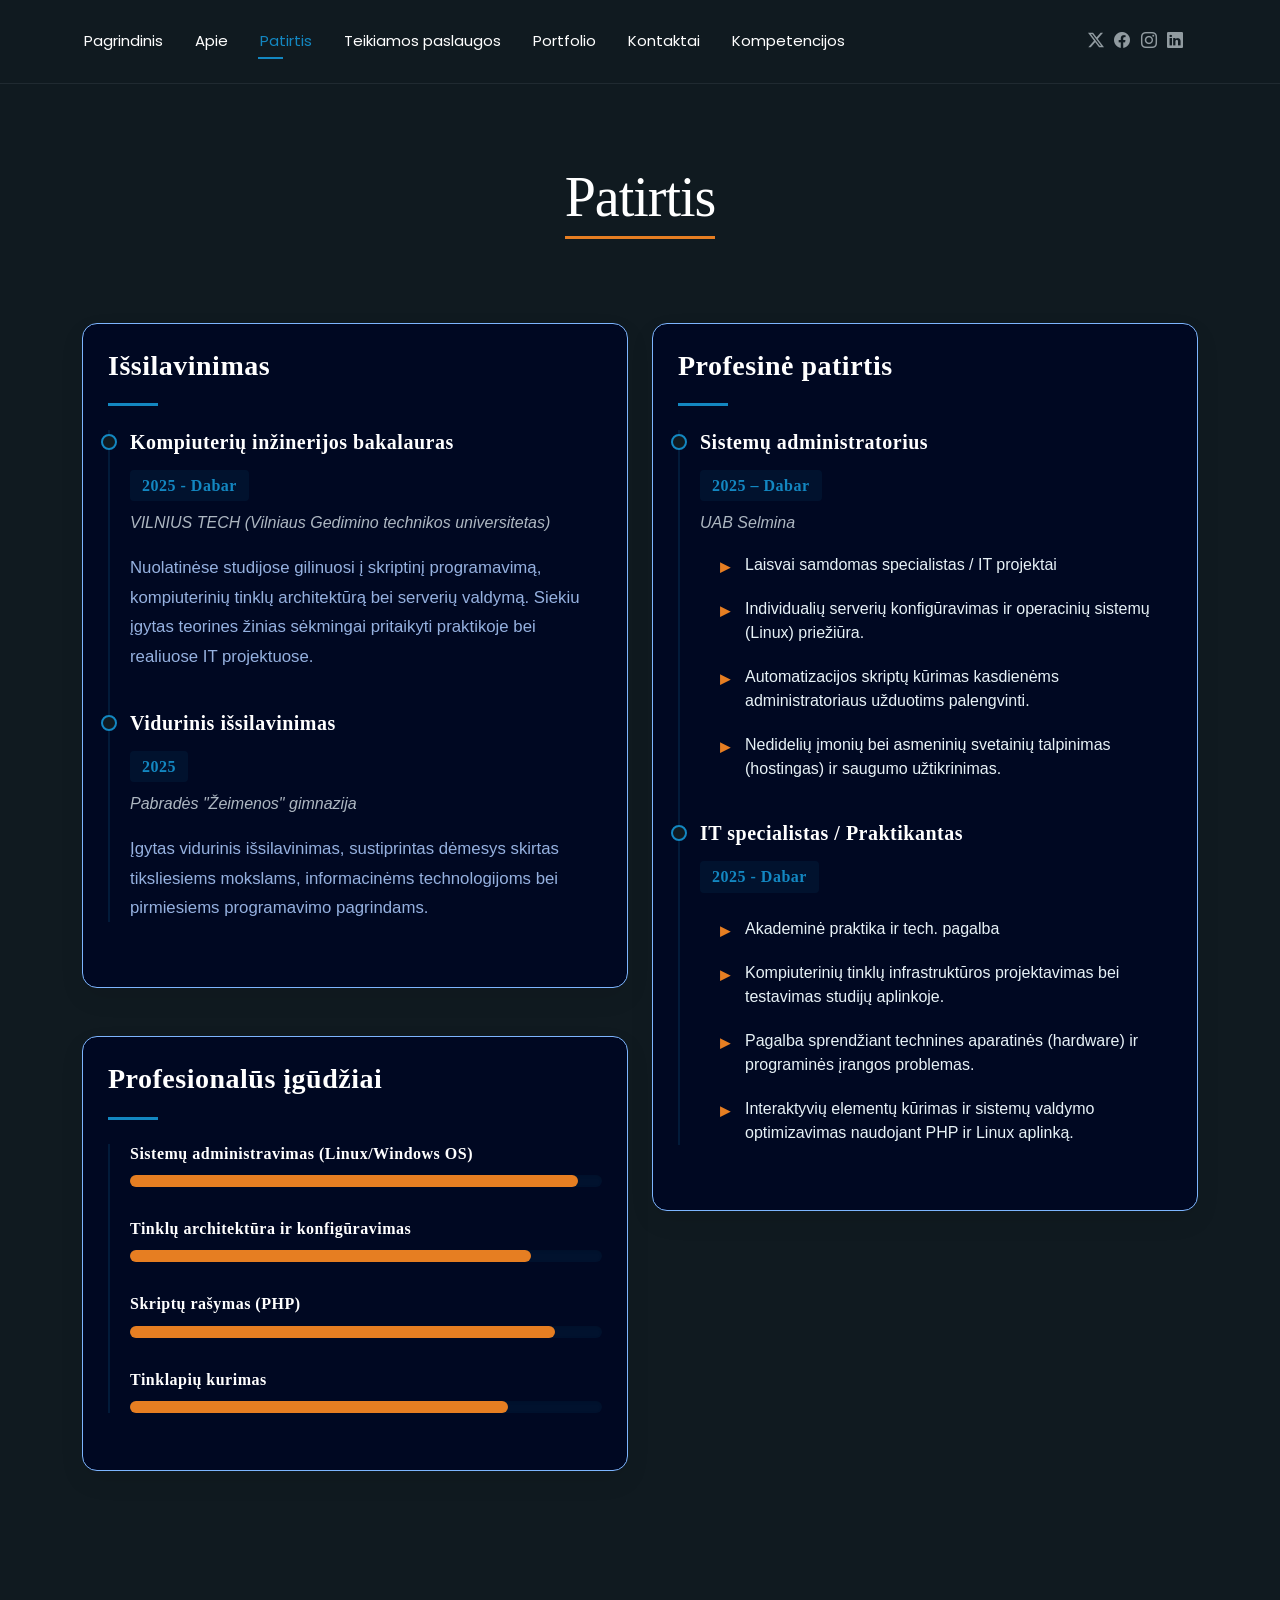
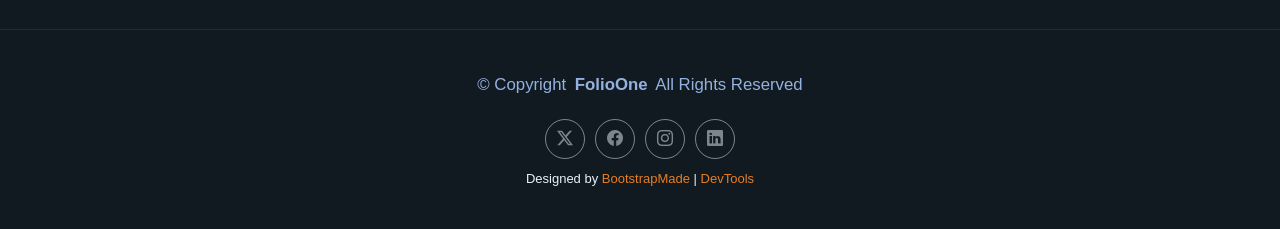
<file: resume.html>
<!DOCTYPE html>
<html lang="lt">

<head>
  <meta charset="utf-8">
  <meta content="width=device-width, initial-scale=1.0" name="viewport">
  <title>Patirtis</title>
  <meta name="description" content="">
  <meta name="keywords" content="">

  <!-- Favicons -->
  <link href="assets/img/favicon1.png" rel="icon">
  <link href="assets/img/apple-touch-icon.png" rel="apple-touch-icon">

  <!-- Fonts -->
  <link href="https://fonts.googleapis.com" rel="preconnect">
  <link href="https://fonts.gstatic.com" rel="preconnect" crossorigin>
  <link href="https://fonts.googleapis.com/css2?family=Roboto:ital,wght@0,100;0,300;0,400;0,500;0,700;0,900;1,100;1,300;1,400;1,500;1,700;1,900&family=Poppins:ital,wght@0,100;0,200;0,300;0,400;0,500;0,600;0,700;0,800;0,900;1,100;1,200;1,300;1,400;1,500;1,600;1,700;1,800;1,900&family=Raleway:ital,wght@0,100;0,200;0,300;0,400;0,500;0,600;0,700;0,800;0,900;1,100;1,200;1,300;1,400;1,500;1,600;1,700;1,800;1,900&display=swap" rel="stylesheet">

  <!-- Vendor CSS Files -->
  <link href="assets/vendor/bootstrap/css/bootstrap.min.css" rel="stylesheet">
  <link href="assets/vendor/bootstrap-icons/bootstrap-icons.css" rel="stylesheet">
  <link href="assets/vendor/aos/aos.css" rel="stylesheet">
  <link href="assets/vendor/swiper/swiper-bundle.min.css" rel="stylesheet">
  <link href="assets/vendor/glightbox/css/glightbox.min.css" rel="stylesheet">

  <!-- Main CSS File -->
  <link href="assets/css/main.css" rel="stylesheet">
  <link href="assets/css/custom.css" rel="stylesheet">

  <!-- =======================================================
  * Template Name: FolioOne
  * Template URL: https://bootstrapmade.com/folioone-bootstrap-portfolio-website-template/
  * Updated: Aug 23 2025 with Bootstrap v5.3.7
  * Author: BootstrapMade.com
  * License: https://bootstrapmade.com/license/
  ======================================================== -->
</head>

<body class="resume-page">

  <header id="header" class="header d-flex align-items-center light-background sticky-top">
    <div class="container position-relative d-flex align-items-center justify-content-between">

      <!-- <a href="index.html" class="logo d-flex align-items-center me-auto me-xl-0">
      <img src="assets/img/logo.webp" alt="">
      <h1 class="sitename">FolioOne</h1> 
    </a> -->

      <nav id="navmenu" class="navmenu">
        <ul>
          <li><a href="index.html">Pagrindinis</a></li>
          <li><a href="about.html">Apie</a></li>
          <li><a href="resume.html" class="active">Patirtis</a></li>
          <li><a href="services.html">Teikiamos paslaugos</a></li>
          <li><a href="portfolio.html">Portfolio</a></li>
          <li><a href="contact.html">Kontaktai</a></li>
          <li><a href="kompetencijos.html">Kompetencijos</a></li>
        </ul>
        <i class="mobile-nav-toggle d-xl-none bi bi-list"></i>
      </nav>

      <div class="header-social-links">
        <a href="#" class="twitter"><i class="bi bi-twitter-x"></i></a>
        <a href="#" class="facebook"><i class="bi bi-facebook"></i></a>
        <a href="#" class="instagram"><i class="bi bi-instagram"></i></a>
        <a href="#" class="linkedin"><i class="bi bi-linkedin"></i></a>
      </div>

    </div>
  </header>

  <main class="main">

    <!-- Resume Section -->
    <section id="resume" class="resume section">

      <!-- Section Title -->
      <div class="container section-title" data-aos="fade-up">
        <h2>Patirtis</h2>
      </div><!-- End Section Title -->

      <div class="container" data-aos="fade-up" data-aos-delay="100">

        <div class="row">
          <div class="col-lg-6">

            <!-- Education Section -->
            <div class="resume-item" data-aos="fade-up">
              <h3 class="resume-title">Išsilavinimas</h3>

              <div class="resume-content">
                <article class="education-item">
                  <h4>Kompiuterių inžinerijos bakalauras</h4>
                  <h5>2025 - Dabar</h5>
                  <p class="institution"><em>VILNIUS TECH (Vilniaus Gedimino technikos universitetas)</em></p>
                  <p>Nuolatinėse studijose gilinuosi į skriptinį programavimą, kompiuterinių tinklų architektūrą bei serverių valdymą. Siekiu įgytas teorines žinias sėkmingai pritaikyti praktikoje bei realiuose IT projektuose.</p>
                </article>

                <article class="education-item">
                  <h4>Vidurinis išsilavinimas</h4>
                  <h5>2025</h5>
                  <p class="institution"><em>Pabradės "Žeimenos" gimnazija</em></p>
                  <p>Įgytas vidurinis išsilavinimas, sustiprintas dėmesys skirtas tiksliesiems mokslams, informacinėms technologijoms bei pirmiesiems programavimo pagrindams.</p>
                </article>
              </div>
            </div><!-- End Education Section -->

            <!-- Professional Skills Section -->
            <div class="resume-item skills-animation" data-aos="fade-up">
              <h3 class="resume-title">Profesionalūs įgūdžiai</h3>

              <div class="resume-content">
                <div class="skill-item">
                  <h4>Sistemų administravimas (Linux/Windows OS)</h4>
                  <div class="progress">
                    <div class="progress-bar" role="progressbar" aria-valuenow="95" aria-valuemin="0" aria-valuemax="100"></div>
                  </div>
                </div>

                <div class="skill-item">
                  <h4>Tinklų architektūra ir konfigūravimas</h4>
                  <div class="progress">
                    <div class="progress-bar" role="progressbar" aria-valuenow="85" aria-valuemin="0" aria-valuemax="100"></div>
                  </div>
                </div>

                <div class="skill-item">
                  <h4>Skriptų rašymas (PHP)</h4>
                  <div class="progress">
                    <div class="progress-bar" role="progressbar" aria-valuenow="90" aria-valuemin="0" aria-valuemax="100"></div>
                  </div>
                </div>

                <div class="skill-item">
                  <h4>Tinklapių kurimas</h4>
                  <div class="progress">
                    <div class="progress-bar" role="progressbar" aria-valuenow="80" aria-valuemin="0" aria-valuemax="100"></div>
                  </div>
                </div>
              </div>
            </div><!-- End Professional Skills Section -->
          </div>

          <div class="col-lg-6">
            <!-- Experience Section -->
            <div class="resume-item" data-aos="fade-up" data-aos-delay="100">
              <h3 class="resume-title">Profesinė patirtis</h3>

              <div class="resume-content">
                <article class="experience-item">
                  <h4>Sistemų administratorius</h4>
                  <h5>2025 – Dabar</h5>
                  <p class="company"><em>UAB Selmina</em></p>
                  <ul>
                    <li>Laisvai samdomas specialistas / IT projektai</li>
                    <li>Individualių serverių konfigūravimas ir operacinių sistemų (Linux) priežiūra.</li>
                    <li>Automatizacijos skriptų kūrimas kasdienėms administratoriaus užduotims palengvinti.</li>
                    <li>Nedidelių įmonių bei asmeninių svetainių talpinimas (hostingas) ir saugumo užtikrinimas.</li>
                  </ul>
                </article>

                <article class="experience-item">
                  <h4>IT specialistas / Praktikantas</h4>
                  <h5>2025 - Dabar</h5>
                  <p class="company"><em></em></p>
                  <ul>
                    <li>Akademinė praktika ir tech. pagalba</li>
                    <li>Kompiuterinių tinklų infrastruktūros projektavimas bei testavimas studijų aplinkoje.</li>
                    <li>Pagalba sprendžiant technines aparatinės (hardware) ir programinės įrangos problemas.</li>
                    <li>Interaktyvių elementų kūrimas ir sistemų valdymo optimizavimas naudojant PHP ir Linux aplinką.</li>
                  </ul>
                </article>

                
              </div>
            </div><!-- End Experience Section -->
          </div>
        </div>

      </div>

    </section><!-- /Resume Section -->

  </main>

  <footer id="footer" class="footer">

    <div class="container">
      <div class="copyright text-center ">
        <p>© <span>Copyright</span> <strong class="px-1 sitename">FolioOne</strong> <span>All Rights Reserved<br></span></p>
      </div>
      <div class="social-links d-flex justify-content-center">
        <a href=""><i class="bi bi-twitter-x"></i></a>
        <a href=""><i class="bi bi-facebook"></i></a>
        <a href=""><i class="bi bi-instagram"></i></a>
        <a href=""><i class="bi bi-linkedin"></i></a>
      </div>
      <div class="credits">
        <!-- All the links in the footer should remain intact. -->
        <!-- You can delete the links only if you've purchased the pro version. -->
        <!-- Licensing information: https://bootstrapmade.com/license/ -->
        <!-- Purchase the pro version with working PHP/AJAX contact form: [buy-url] -->
        Designed by <a href="https://bootstrapmade.com/">BootstrapMade</a> | <a href="https://bootstrapmade.com/tools/">DevTools</a>
      </div>
    </div>

  </footer>

  <!-- Scroll Top -->
  <a href="#" id="scroll-top" class="scroll-top d-flex align-items-center justify-content-center"><i class="bi bi-arrow-up-short"></i></a>

  <!-- Preloader -->
  <div id="preloader"></div>

  <!-- Vendor JS Files -->
  <script src="assets/vendor/bootstrap/js/bootstrap.bundle.min.js"></script>
  <script src="assets/vendor/php-email-form/validate.js"></script>
  <script src="assets/vendor/aos/aos.js"></script>
  <script src="assets/vendor/typed.js/typed.umd.js"></script>
  <script src="assets/vendor/waypoints/noframework.waypoints.js"></script>
  <script src="assets/vendor/purecounter/purecounter_vanilla.js"></script>
  <script src="assets/vendor/swiper/swiper-bundle.min.js"></script>
  <script src="assets/vendor/imagesloaded/imagesloaded.pkgd.min.js"></script>
  <script src="assets/vendor/isotope-layout/isotope.pkgd.min.js"></script>
  <script src="assets/vendor/glightbox/js/glightbox.min.js"></script>

  <!-- Main JS File -->
  <script src="assets/js/main.js"></script>

</body>

</html>
</file>
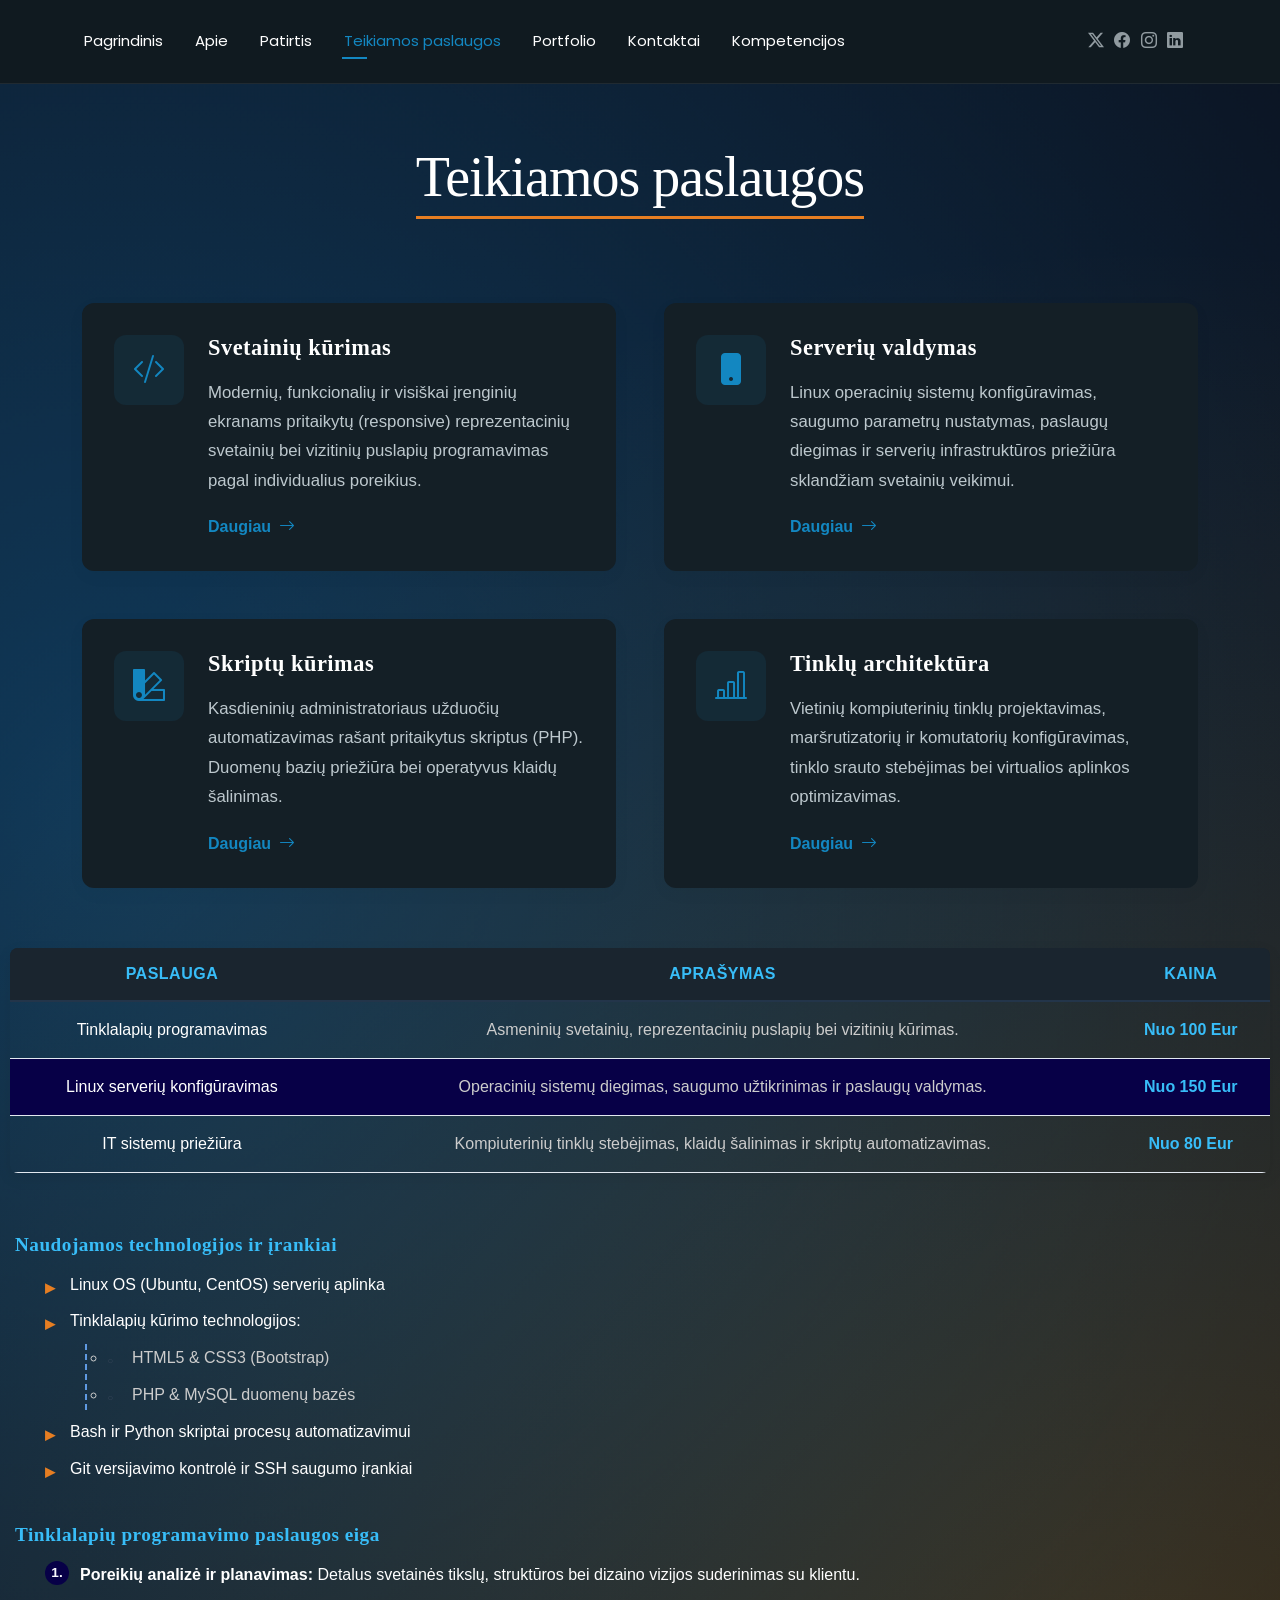
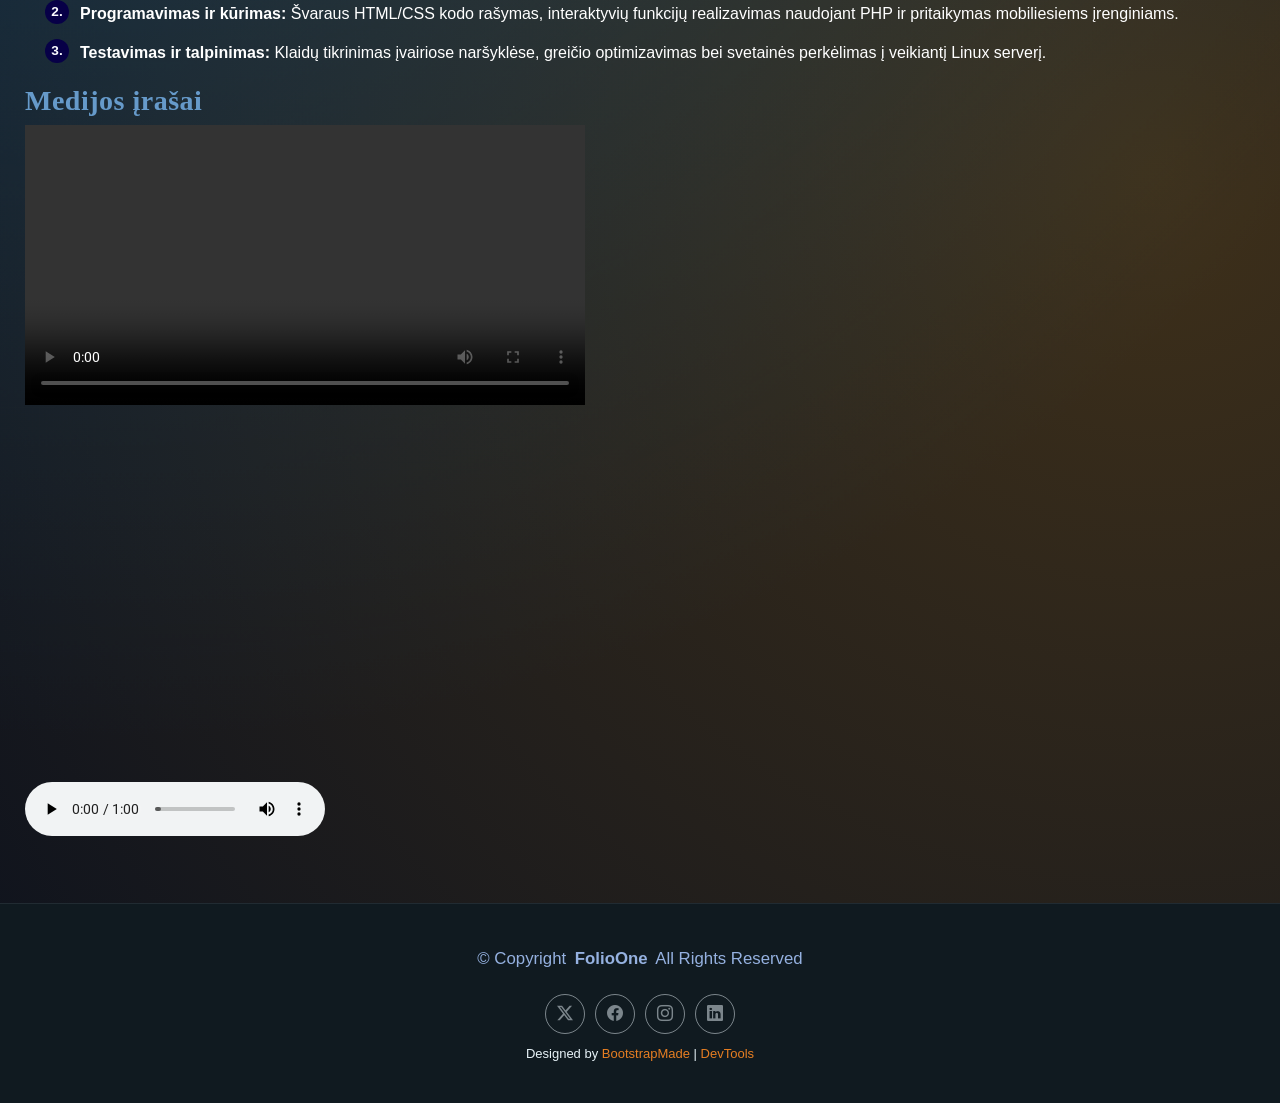
<file: services.html>
<!DOCTYPE html>
<html lang="lt">

<head>
  <meta charset="utf-8">
  <meta content="width=device-width, initial-scale=1.0" name="viewport">
  <title>Teikiamos paslaugos</title>
  <meta name="description" content="">
  <meta name="keywords" content="">

  <!-- Favicons -->
  <link href="assets/img/favicon1.png" rel="icon">
  <link href="assets/img/apple-touch-icon.png" rel="apple-touch-icon">

  <!-- Fonts -->
  <link href="https://fonts.googleapis.com" rel="preconnect">
  <link href="https://fonts.gstatic.com" rel="preconnect" crossorigin>
  <link href="https://fonts.googleapis.com/css2?family=Roboto:ital,wght@0,100;0,300;0,400;0,500;0,700;0,900;1,100;1,300;1,400;1,500;1,700;1,900&family=Poppins:ital,wght@0,100;0,200;0,300;0,400;0,500;0,600;0,700;0,800;0,900;1,100;1,200;1,300;1,400;1,500;1,600;1,700;1,800;1,900&family=Raleway:ital,wght@0,100;0,200;0,300;0,400;0,500;0,600;0,700;0,800;0,900;1,100;1,200;1,300;1,400;1,500;1,600;1,700;1,800;1,900&display=swap" rel="stylesheet">

  <!-- Vendor CSS Files -->
  <link href="assets/vendor/bootstrap/css/bootstrap.min.css" rel="stylesheet">
  <link href="assets/vendor/bootstrap-icons/bootstrap-icons.css" rel="stylesheet">
  <link href="assets/vendor/aos/aos.css" rel="stylesheet">
  <link href="assets/vendor/swiper/swiper-bundle.min.css" rel="stylesheet">
  <link href="assets/vendor/glightbox/css/glightbox.min.css" rel="stylesheet">

  <!-- Main CSS File -->
  <link href="assets/css/main.css" rel="stylesheet">
  <link href="assets/css/custom.css" rel="stylesheet">

  <!-- =======================================================
  * Template Name: FolioOne
  * Template URL: https://bootstrapmade.com/folioone-bootstrap-portfolio-website-template/
  * Updated: Aug 23 2025 with Bootstrap v5.3.7
  * Author: BootstrapMade.com
  * License: https://bootstrapmade.com/license/
  ======================================================== -->
</head>

<body class="services-page">

  <header id="header" class="header d-flex align-items-center light-background sticky-top">
    <div class="container position-relative d-flex align-items-center justify-content-between">

      <!-- <a href="index.html" class="logo d-flex align-items-center me-auto me-xl-0">
      <img src="assets/img/logo.webp" alt="">
      <h1 class="sitename">FolioOne</h1> 
    </a> -->

      <nav id="navmenu" class="navmenu">
        <ul>
          <li><a href="index.html">Pagrindinis</a></li>
          <li><a href="about.html">Apie</a></li>
          <li><a href="resume.html">Patirtis</a></li>
          <li><a href="services.html" class="active">Teikiamos paslaugos</a></li>
          <li><a href="portfolio.html">Portfolio</a></li>
          <li><a href="contact.html">Kontaktai</a></li>
          <li><a href="kompetencijos.html">Kompetencijos</a></li>
        </ul>
        <i class="mobile-nav-toggle d-xl-none bi bi-list"></i>
      </nav>

      <div class="header-social-links">
        <a href="#" class="twitter"><i class="bi bi-twitter-x"></i></a>
        <a href="#" class="facebook"><i class="bi bi-facebook"></i></a>
        <a href="#" class="instagram"><i class="bi bi-instagram"></i></a>
        <a href="#" class="linkedin"><i class="bi bi-linkedin"></i></a>
      </div>

    </div>
  </header>

  <main class="main">

    <!-- Services Section -->
    <section id="services" class="services section">

      <!-- Section Title -->
      <div class="container section-title" data-aos="fade-up">
        <h2>Teikiamos paslaugos</h2>
      </div><!-- End Section Title -->

      <div class="container" data-aos="fade-up" data-aos-delay="100">

        <div class="row justify-content-center g-5">

          <div class="col-md-6" data-aos="fade-right" data-aos-delay="100">
            <div class="service-item">
              <div class="service-icon">
                <i class="bi bi-code-slash"></i>
              </div>
              <div class="service-content">
                <h3>Svetainių kūrimas</h3>
                <p>Modernių, funkcionalių ir visiškai įrenginių ekranams pritaikytų (responsive) reprezentacinių svetainių bei vizitinių puslapių programavimas pagal individualius poreikius.</p>
                <a href="" class="service-link">
                  <span>Daugiau</span>
                  <i class="bi bi-arrow-right"></i>
                </a>
              </div>
            </div>
          </div><!-- End Service Item -->

          <div class="col-md-6" data-aos="fade-left" data-aos-delay="100">
            <div class="service-item">
              <div class="service-icon">
                <i class="bi bi-phone-fill"></i>
              </div>
              <div class="service-content">
                <h3>Serverių valdymas</h3>
                <p>Linux operacinių sistemų konfigūravimas, saugumo parametrų nustatymas, paslaugų diegimas ir serverių infrastruktūros priežiūra sklandžiam svetainių veikimui.</p>
                <a href="" class="service-link">
                  <span>Daugiau</span>
                  <i class="bi bi-arrow-right"></i>
                </a>
              </div>
            </div>
          </div><!-- End Service Item -->

          <div class="col-md-6" data-aos="fade-right" data-aos-delay="200">
            <div class="service-item">
              <div class="service-icon">
                <i class="bi bi-palette2"></i>
              </div>
              <div class="service-content">
                <h3>Skriptų kūrimas</h3>
                <p>Kasdieninių administratoriaus užduočių automatizavimas rašant pritaikytus skriptus (PHP). Duomenų bazių priežiūra bei operatyvus klaidų šalinimas.</p>
                <a href="" class="service-link">
                  <span>Daugiau</span>
                  <i class="bi bi-arrow-right"></i>
                </a>
              </div>
            </div>
          </div><!-- End Service Item -->

          <div class="col-md-6" data-aos="fade-left" data-aos-delay="200">
            <div class="service-item">
              <div class="service-icon">
                <i class="bi bi-bar-chart-line"></i>
              </div>
              <div class="service-content">
                <h3>Tinklų architektūra</h3>
                <p>Vietinių kompiuterinių tinklų projektavimas, maršrutizatorių ir komutatorių konfigūravimas, tinklo srauto stebėjimas bei virtualios aplinkos optimizavimas.</p>
                <a href="" class="service-link">
                  <span>Daugiau</span>
                  <i class="bi bi-arrow-right"></i>
                </a>
              </div>
            </div>
          </div><!-- End Service Item -->

        </div>

      </div>

      <div style="margin-top: 60px; margin-bottom: 60px; padding: 0 10px; width: 100%;">
        <table style="width: 100%; border-collapse: collapse; font-family: sans-serif; color: #ffffff;">
            <thead>
                <tr style="border-bottom: 2px solid #23354a; text-align: left;">
                    <th style="padding: 14px 10px; font-weight: bold; color: #38bdf8;">Paslauga</th>
                    <th style="padding: 14px 10px; font-weight: bold; color: #38bdf8;">Aprašymas</th>
                    <th style="padding: 14px 10px; font-weight: bold; color: #38bdf8;">Kaina</th>
                </tr>
            </thead>
            <tbody>
                <tr style="border-bottom: 1px solid #23354a;">
                    <td style="padding: 16px 10px; font-weight: 500;">Tinklalapių programavimas</td>
                    <td style="padding: 16px 10px; color: #ccc;">Asmeninių svetainių, reprezentacinių puslapių bei vizitinių kūrimas.</td>
                    <td style="padding: 16px 10px; font-weight: bold; color: #38bdf8; white-space: nowrap;">Nuo 100 Eur</td>
                </tr>
                <tr style="border-bottom: 1px solid #23354a;">
                    <td style="padding: 16px 10px; font-weight: 500;">Linux serverių konfigūravimas</td>
                    <td style="padding: 16px 10px; color: #ccc;">Operacinių sistemų diegimas, saugumo užtikrinimas ir paslaugų valdymas.</td>
                    <td style="padding: 16px 10px; font-weight: bold; color: #38bdf8; white-space: nowrap;">Nuo 150 Eur</td>
                </tr>
                <tr style="border-bottom: 1px solid #23354a;">
                    <td style="padding: 16px 10px; font-weight: 500;">IT sistemų priežiūra</td>
                    <td style="padding: 16px 10px; color: #ccc;">Kompiuterinių tinklų stebėjimas, klaidų šalinimas ir skriptų automatizavimas.</td>
                    <td style="padding: 16px 10px; font-weight: bold; color: #38bdf8; white-space: nowrap;">Nuo 80 Eur</td>
                </tr>
            </tbody>
        </table>
    </div>
    <div style="margin-top: 50px; padding: 0 10px 0 15px; font-family: sans-serif; color: #ffffff; width: 100%;">
    
      <!-- Technologijų ir įrankių sąrašas (Nenumeruotas su įdėtiniu sąrašu) -->
      <div style="margin-bottom: 40px; padding-left: 10px;">
          <h3 style="color: #38bdf8; margin-bottom: 15px; font-size: 1.2rem; margin-left: -10px;">Naudojamos technologijos ir įrankiai</h3>
          <ul style="padding-left: 20px; line-height: 1.8;">
              <li>Linux OS (Ubuntu, CentOS) serverių aplinka</li>
              <li>
                  Tinklalapių kūrimo technologijos:
                  <ul style="padding-left: 20px; list-style-type: circle; color: #ccc;">
                      <li>HTML5 & CSS3 (Bootstrap)</li>
                      <li>PHP & MySQL duomenų bazės</li>
                  </ul>
              </li>
              <li>Bash ir Python skriptai procesų automatizavimui</li>
              <li>Git versijavimo kontrolė ir SSH saugumo įrankiai</li>
          </ul>
      </div>

      <!-- Paslaugos atlikimo etapų sąrašas (Numeruotas) -->
      <div style="padding-left: 10px;">
          <h3 style="color: #38bdf8; margin-bottom: 15px; font-size: 1.2rem; margin-left: -10px;">Tinklalapių programavimo paslaugos eiga</h3>
          <ol style="padding-left: 20px; line-height: 1.8;">
              <li><strong style="color: #ffffff;">Poreikių analizė ir planavimas:</strong> Detalus svetainės tikslų, struktūros bei dizaino vizijos suderinimas su klientu.</li>
              <li><strong style="color: #ffffff;">Programavimas ir kūrimas:</strong> Švaraus HTML/CSS kodo rašymas, interaktyvių funkcijų realizavimas naudojant PHP ir pritaikymas mobiliesiems įrenginiams.</li>
              <li><strong style="color: #ffffff;">Testavimas ir talpinimas:</strong> Klaidų tikrinimas įvairiose naršyklėse, greičio optimizavimas bei svetainės perkėlimas į veikiantį Linux serverį.</li>
          </ol>
          <h3>Medijos įrašai</h3>

          <video src="assets/media/video.mp4" width="560" controls></video>
          <br><br>

          <iframe width="560" height="315" src="https://youtube.com/embed/BoUVIhtqjAw" allowfullscreen></iframe>
          <br><br>

          <audio src="assets/media/audio.mp3" controls></audio>
      
        </div>

      </div>

</div>


</div>




    </section><!-- /Services Section -->

  </main>

  <footer id="footer" class="footer">

    <div class="container">
      <div class="copyright text-center ">
        <p>© <span>Copyright</span> <strong class="px-1 sitename">FolioOne</strong> <span>All Rights Reserved<br></span></p>
      </div>
      <div class="social-links d-flex justify-content-center">
        <a href=""><i class="bi bi-twitter-x"></i></a>
        <a href=""><i class="bi bi-facebook"></i></a>
        <a href=""><i class="bi bi-instagram"></i></a>
        <a href=""><i class="bi bi-linkedin"></i></a>
      </div>
      <div class="credits">
        <!-- All the links in the footer should remain intact. -->
        <!-- You can delete the links only if you've purchased the pro version. -->
        <!-- Licensing information: https://bootstrapmade.com/license/ -->
        <!-- Purchase the pro version with working PHP/AJAX contact form: [buy-url] -->
        Designed by <a href="https://bootstrapmade.com/">BootstrapMade</a> | <a href="https://bootstrapmade.com/tools/">DevTools</a>
      </div>
    </div>

  </footer>

  <!-- Scroll Top -->
  <a href="#" id="scroll-top" class="scroll-top d-flex align-items-center justify-content-center"><i class="bi bi-arrow-up-short"></i></a>

  <!-- Preloader -->
  <div id="preloader"></div>

  <!-- Vendor JS Files -->
  <script src="assets/vendor/bootstrap/js/bootstrap.bundle.min.js"></script>
  <script src="assets/vendor/php-email-form/validate.js"></script>
  <script src="assets/vendor/aos/aos.js"></script>
  <script src="assets/vendor/typed.js/typed.umd.js"></script>
  <script src="assets/vendor/waypoints/noframework.waypoints.js"></script>
  <script src="assets/vendor/purecounter/purecounter_vanilla.js"></script>
  <script src="assets/vendor/swiper/swiper-bundle.min.js"></script>
  <script src="assets/vendor/imagesloaded/imagesloaded.pkgd.min.js"></script>
  <script src="assets/vendor/isotope-layout/isotope.pkgd.min.js"></script>
  <script src="assets/vendor/glightbox/js/glightbox.min.js"></script>

  <!-- Main JS File -->
  <script src="assets/js/main.js"></script>

</body>

</html>
</file>
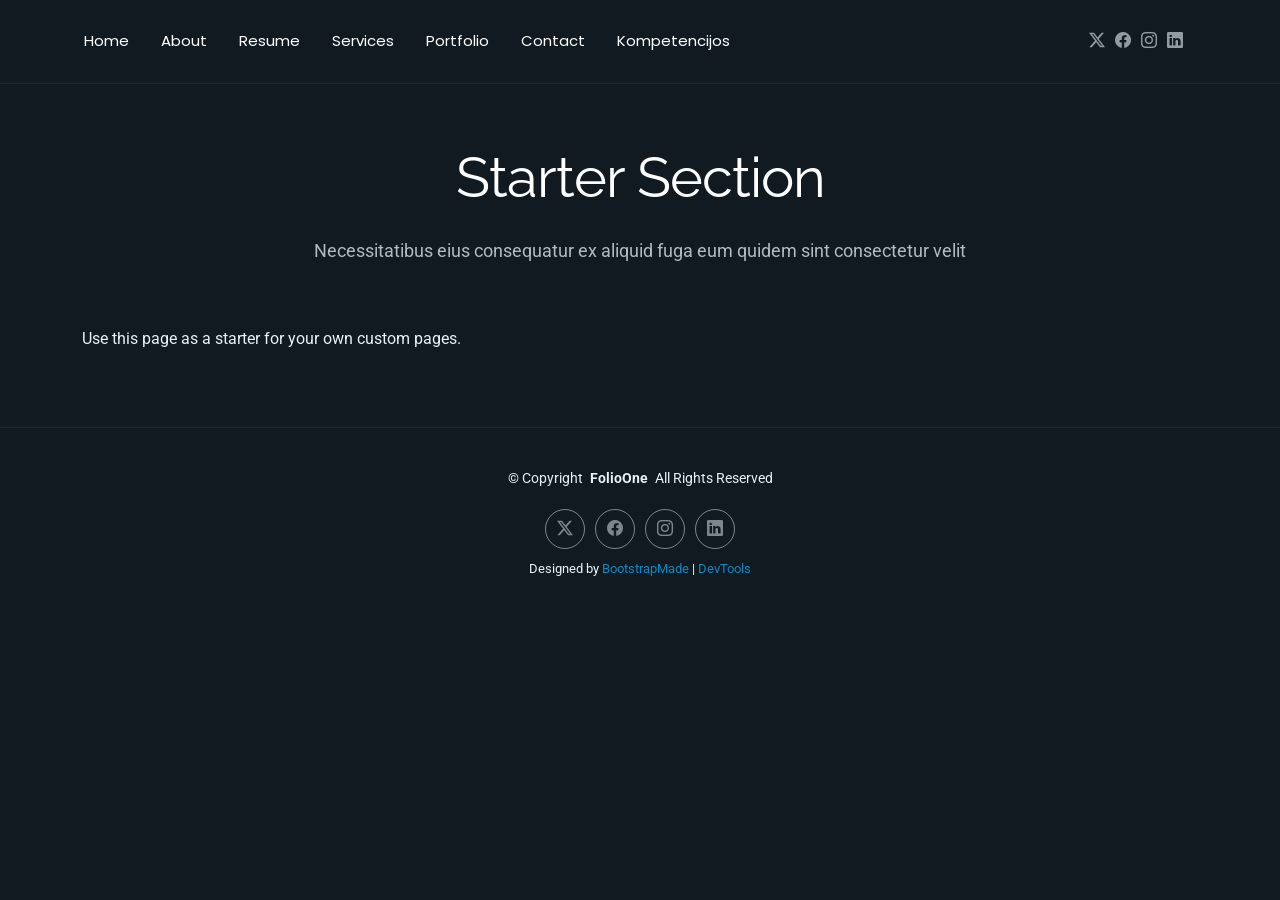
<file: starter-page.html>
<!DOCTYPE html>
<html lang="en">

<head>
  <meta charset="utf-8">
  <meta content="width=device-width, initial-scale=1.0" name="viewport">
  <title>Starter Page - FolioOne Bootstrap Template</title>
  <meta name="description" content="">
  <meta name="keywords" content="">

  <!-- Favicons -->
  <link href="assets/img/favicon.png" rel="icon">
  <link href="assets/img/apple-touch-icon.png" rel="apple-touch-icon">

  <!-- Fonts -->
  <link href="https://fonts.googleapis.com" rel="preconnect">
  <link href="https://fonts.gstatic.com" rel="preconnect" crossorigin>
  <link href="https://fonts.googleapis.com/css2?family=Roboto:ital,wght@0,100;0,300;0,400;0,500;0,700;0,900;1,100;1,300;1,400;1,500;1,700;1,900&family=Poppins:ital,wght@0,100;0,200;0,300;0,400;0,500;0,600;0,700;0,800;0,900;1,100;1,200;1,300;1,400;1,500;1,600;1,700;1,800;1,900&family=Raleway:ital,wght@0,100;0,200;0,300;0,400;0,500;0,600;0,700;0,800;0,900;1,100;1,200;1,300;1,400;1,500;1,600;1,700;1,800;1,900&display=swap" rel="stylesheet">

  <!-- Vendor CSS Files -->
  <link href="assets/vendor/bootstrap/css/bootstrap.min.css" rel="stylesheet">
  <link href="assets/vendor/bootstrap-icons/bootstrap-icons.css" rel="stylesheet">
  <link href="assets/vendor/aos/aos.css" rel="stylesheet">
  <link href="assets/vendor/swiper/swiper-bundle.min.css" rel="stylesheet">
  <link href="assets/vendor/glightbox/css/glightbox.min.css" rel="stylesheet">

  <!-- Main CSS File -->
  <link href="assets/css/main.css" rel="stylesheet">

  <!-- =======================================================
  * Template Name: FolioOne
  * Template URL: https://bootstrapmade.com/folioone-bootstrap-portfolio-website-template/
  * Updated: Aug 23 2025 with Bootstrap v5.3.7
  * Author: BootstrapMade.com
  * License: https://bootstrapmade.com/license/
  ======================================================== -->
</head>

<body class="starter-page-page">

  <header id="header" class="header d-flex align-items-center light-background sticky-top">
    <div class="container position-relative d-flex align-items-center justify-content-between">

      <!-- <a href="index.html" class="logo d-flex align-items-center me-auto me-xl-0">
      <img src="assets/img/logo.webp" alt="">
      <h1 class="sitename">FolioOne</h1> 
    </a> -->

      <nav id="navmenu" class="navmenu">
        <ul>
          <li><a href="index.html">Home</a></li>
          <li><a href="about.html">About</a></li>
          <li><a href="resume.html">Resume</a></li>
          <li><a href="services.html">Services</a></li>
          <li><a href="portfolio.html">Portfolio</a></li>
          <li><a href="contact.html">Contact</a></li>
          <li><a href="kompetencijos.html">Kompetencijos</a></li>
        </ul>
        <i class="mobile-nav-toggle d-xl-none bi bi-list"></i>
      </nav>

      <div class="header-social-links">
        <a href="#" class="twitter"><i class="bi bi-twitter-x"></i></a>
        <a href="#" class="facebook"><i class="bi bi-facebook"></i></a>
        <a href="#" class="instagram"><i class="bi bi-instagram"></i></a>
        <a href="#" class="linkedin"><i class="bi bi-linkedin"></i></a>
      </div>

    </div>
  </header>

  <main class="main">

    <!-- Starter Section Section -->
    <section id="starter-section" class="starter-section section">

      <!-- Section Title -->
      <div class="container section-title" data-aos="fade-up">
        <h2>Starter Section</h2>
        <p>Necessitatibus eius consequatur ex aliquid fuga eum quidem sint consectetur velit</p>
      </div><!-- End Section Title -->

      <div class="container" data-aos="fade-up">
        <p>Use this page as a starter for your own custom pages.</p>
      </div>

    </section><!-- /Starter Section Section -->

  </main>

  <footer id="footer" class="footer">

    <div class="container">
      <div class="copyright text-center ">
        <p>© <span>Copyright</span> <strong class="px-1 sitename">FolioOne</strong> <span>All Rights Reserved<br></span></p>
      </div>
      <div class="social-links d-flex justify-content-center">
        <a href=""><i class="bi bi-twitter-x"></i></a>
        <a href=""><i class="bi bi-facebook"></i></a>
        <a href=""><i class="bi bi-instagram"></i></a>
        <a href=""><i class="bi bi-linkedin"></i></a>
      </div>
      <div class="credits">
        <!-- All the links in the footer should remain intact. -->
        <!-- You can delete the links only if you've purchased the pro version. -->
        <!-- Licensing information: https://bootstrapmade.com/license/ -->
        <!-- Purchase the pro version with working PHP/AJAX contact form: [buy-url] -->
        Designed by <a href="https://bootstrapmade.com/">BootstrapMade</a> | <a href="https://bootstrapmade.com/tools/">DevTools</a>
      </div>
    </div>

  </footer>

  <!-- Scroll Top -->
  <a href="#" id="scroll-top" class="scroll-top d-flex align-items-center justify-content-center"><i class="bi bi-arrow-up-short"></i></a>

  <!-- Preloader -->
  <div id="preloader"></div>

  <!-- Vendor JS Files -->
  <script src="assets/vendor/bootstrap/js/bootstrap.bundle.min.js"></script>
  <script src="assets/vendor/php-email-form/validate.js"></script>
  <script src="assets/vendor/aos/aos.js"></script>
  <script src="assets/vendor/typed.js/typed.umd.js"></script>
  <script src="assets/vendor/waypoints/noframework.waypoints.js"></script>
  <script src="assets/vendor/purecounter/purecounter_vanilla.js"></script>
  <script src="assets/vendor/swiper/swiper-bundle.min.js"></script>
  <script src="assets/vendor/imagesloaded/imagesloaded.pkgd.min.js"></script>
  <script src="assets/vendor/isotope-layout/isotope.pkgd.min.js"></script>
  <script src="assets/vendor/glightbox/js/glightbox.min.js"></script>

  <!-- Main JS File -->
  <script src="assets/js/main.js"></script>

</body>

</html>
</file>
<file: assets/css/custom.css>
/* =========================================
   2. ŠRIFTAI (TYPOGRAPHY)
   ========================================= */
/* a. Pakeista pagrindinė svetainės šriftų šeima */
body {
  font-family: 'Segoe UI', Tahoma, Geneva, Verdana, sans-serif;
  color: #9fc8f1;
}

/* b. Atnaujinti antraščių stiliai */
h1, h2, h3, h4, h5, h6 {
  font-family: 'Georgia', serif;
  color: #669aca;
  font-weight: 700;
  letter-spacing: 0.5px;
}

h1 {
  font-size: 3rem;
  text-transform: uppercase;
}

h2 {
  font-size: 2.2rem;
  border-bottom: 3px solid #e67e22;
  display: inline-block;
  padding-bottom: 5px;
}

/* c. Atnaujintas pastraipų stilius */
p {
  font-size: 1.05rem;
  line-height: 1.75;
  color: #95b1e0;
}


/* =========================================
   3. MYGTUKAI IR NUORODOS
   ========================================= */
/* a. Mygtukai ir jų pseudo-klasės */
button, .btn {
  background-color: #e67e22;
  color: #ffffff;
  border: 2px solid #e67e22;
  padding: 10px 24px;
  border-radius: 30px;
  font-weight: 600;
  transition: all 0.3s ease;
}

button:hover, .btn:hover {
  background-color: transparent;
  color: #e67e22;
  cursor: pointer;
}

button:active, .btn:active {
  transform: scale(0.96);
  background-color: #d35400;
  color: #ffffff;
}

/* b. Nuorodos */
a {
  color: #e67e22;
  text-decoration: none;
  transition: color 0.2s ease;
}

a:hover {
  color: #b9580c;
  text-decoration: underline;
}


/* =========================================
   4. ELEMENTŲ IŠDĖSTYMAS IR TURINIO BLOKAI
   ========================================= */
/* a. Tarpų (Margin ir Padding) pakeitimas sekcijose 
   Pastaba: pasitikrinkite sekcijų ID savo HTML faile (pvz., #about, #resume, #portfolio) */
#about, #resume, #portfolio {
  padding-top: 80px;
  padding-bottom: 80px;
  margin-bottom: 30px;
}

/* b. Turinį talpinančių blokų išvaizdos patobulinimas */
#about .container, 
#resume .resume-item, 
#portfolio .portfolio-wrap {
  background-color: #000822;
  border: 1px solid #7db5ff;
  border-radius: 15px;
  padding: 25px;
  box-shadow: 0 10px 25px rgba(0, 0, 0, 0.08);
}


/* =========================================
   5. 2 PASIRINKTŲ KOMPONENTŲ STILIAI
   ========================================= */
/* 1-as komponentas: Progreso juostos (Progress Bar) */
.progress {
  height: 14px;
  background-color: #edf2f7;
  border-radius: 10px;
  overflow: hidden;
  box-shadow: inset 0 1px 3px rgba(0, 0, 0, 0.1);
}

.progress-bar {
  background-color: #e67e22 !important;
  border-radius: 10px;
}

/* 2-as komponentas: Mygtukas „Į viršų“ (Scroll Top) */
.scroll-top {
  background-color: #1a252f !important;
  border: 2px solid #e67e22;
  border-radius: 50%;
  width: 48px;
  height: 48px;
  box-shadow: 0 4px 12px rgba(230, 126, 34, 0.4);
}

.scroll-top:hover {
  background-color: #e67e22 !important;
}
/* =========================================
   PAPILDOMA UŽDUOTIS: SĄRAŠAI IR LENTELĖ
   ========================================= */

/* 1. DVIEJŲ SĄRAŠŲ STILIAI
   Pastaba: jei šablono meniu susigadina, prieš ul ir ol prirašykite 
   savo sekcijos ID (pvz., #resume ul, #resume ol) */

/* a. Nenumeruotas sąrašas (<ul>) su CSS pseudo-elementu ::before */
section ul {
  list-style: none;
  padding-left: 0;
}

section ul li {
  position: relative;
  padding-left: 25px;
  margin-bottom: 8px;
}

section ul li::before {
  content: "▸"; /* Galite pakeisti į "✔", "★" ar pan. */
  position: absolute;
  left: 0;
  color: #e67e22;
  font-weight: bold;
  font-size: 1.2rem;
}

/* a. Numeruotas sąrašas (<ol>) su CSS skaitikliais (Counters) */
section ol {
  list-style: none;
  counter-reset: mano-skaitiklis;
  padding-left: 0;
}

section ol li {
  counter-increment: mano-skaitiklis;
  margin-bottom: 10px;
  padding-left: 35px;
  position: relative;
}

section ol li::before {
  content: counter(mano-skaitiklis) ".";
  position: absolute;
  left: 0;
  width: 24px;
  height: 24px;
  background-color: #070047;
  color: #fbfbff;
  border-radius: 50%;
  text-align: center;
  line-height: 24px;
  font-size: 0.85rem;
  font-weight: bold;
}

/* b. Atskiras stilius įdėtiniam sąrašui (Nested List) */
section ul ul, 
section ol ul, 
section ul ol, 
section ol ol {
  margin-top: 8px;
  margin-left: 15px;
  padding-left: 15px;
  border-left: 2px dashed #5f9ae2;
}

section ul ul li::before {
  content: "◦";
  color: #2c3e50;
}


/* 2. LENTELĖS STILIAI (<table>) */
table {
  width: 100%;
  border-collapse: collapse;
  margin: 25px 0;
  font-size: 1rem;
  box-shadow: 0 5px 15px rgba(0, 0, 0, 0.08);
  border-radius: 8px;
  overflow: hidden;
}

/* a. Antraštinės eilutės (<th>) stilius */
table thead tr,
table th {
  background-color: #1a252f;
  color: #ffffff;
  font-weight: 700;
  text-transform: uppercase;
  letter-spacing: 0.5px;
}

/* c. Vienodi vidiniai tarpai (Cell Padding) ir lygiavimas centre */
table th,
table td {
  padding: 14px 18px;
  text-align: center;
  border-bottom: 1px solid #e2e8f0;
}

/* b. „Zebra“ stilius (kas antra eilutė kitokia) */
table tbody tr:nth-of-type(even) {
  background-color: #070047;
}

/* b. Eilutės :hover efektas užvedus pelę */
table tbody tr:hover {
  background-color: #0603ad;
  transition: background-color 0.2s ease;
}

/* ====================
   KOMPETENCIJŲ MODULIS 
   ==================== */

.competence-wrapper {
  background-color: #080d1a;
  border: 1px solid #1a263e;
  border-radius: 14px;
  padding: 30px;
  margin-top: 20px;
}

/* Viršutinė dalis: kortelės + progresas */
.dashboard-top {
  display: grid;
  grid-template-columns: 1fr 1fr;
  gap: 25px;
  margin-bottom: 35px;
}

@media (max-width: 991px) {
  .dashboard-top {
    grid-template-columns: 1fr;
  }
}

.level-cards {
  display: grid;
  grid-template-columns: repeat(3, 1fr);
  gap: 15px;
}

@media (max-width: 576px) {
  .level-cards {
    grid-template-columns: 1fr;
  }
}

.info-box {
  background-color: #101829;
  border: 1px solid #1e2d4a;
  border-radius: 10px;
  padding: 18px 12px;
  display: flex;
  flex-direction: column;
  align-items: center;
  justify-content: center;
  text-align: center;
  gap: 10px;
}

.box-icon {
  width: 44px;
  height: 44px;
  border-radius: 50%;
  display: flex;
  align-items: center;
  justify-content: center;
  font-size: 1.25rem;
}

.orange-glow { background: rgba(245, 158, 11, 0.15); color: #f59e0b; }
.blue-glow { background: rgba(29, 161, 242, 0.15); color: #1da1f2; }
.green-glow { background: rgba(16, 185, 129, 0.15); color: #10b981; }

.info-box small {
  display: block;
  font-size: 0.8rem;
  color: #8b9bb4;
  margin-bottom: 2px;
}

.info-box strong {
  font-size: 1.15rem;
  color: #ffffff;
}

/* Progreso ir mini statistikos blokas */
.progress-stats-box {
  background-color: #101829;
  border: 1px solid #1e2d4a;
  border-radius: 10px;
  padding: 20px;
  display: flex;
  flex-direction: column;
  justify-content: space-between;
}

.progress-info {
  display: flex;
  justify-content: space-between;
  font-size: 0.9rem;
  color: #cbd5e1;
  margin-bottom: 10px;
}

.xp-percent {
  color: #f59e0b;
  font-weight: 700;
}

.custom-progress-bar {
  width: 100%;
  height: 12px;
  background-color: #080d1a;
  border-radius: 6px;
  overflow: hidden;
  margin-bottom: 18px;
}

.custom-progress-fill {
  height: 100%;
  background: linear-gradient(90deg, #f59e0b, #fbbf24);
  border-radius: 6px;
}

.mini-stats-row {
  display: flex;
  justify-content: space-between;
  flex-wrap: wrap;
  gap: 10px;
  padding-top: 12px;
  border-top: 1px solid #1e2d4a;
  font-size: 0.85rem;
  color: #94a3b8;
}

.mini-stats-row i {
  color: #1da1f2;
  margin-right: 4px;
}

.mini-stats-row b {
  color: #ffffff;
}

/* Kanban lenta */
.skill-board {
  display: grid;
  grid-template-columns: repeat(auto-fit, minmax(300px, 1fr));
  gap: 20px;
}

.board-column {
  background-color: #0c1322;
  border: 1px solid #1a263e;
  border-radius: 10px;
  padding: 18px;
}

.column-head {
  display: flex;
  align-items: center;
  gap: 10px;
  padding-bottom: 12px;
  margin-bottom: 15px;
  border-bottom: 1px solid #1e2d4a;
}

.column-head h3 {
  margin: 0;
  font-size: 1.1rem;
  font-weight: 600;
  color: #ffffff;
}

.dot {
  width: 10px;
  height: 10px;
  border-radius: 50%;
}

.dot-orange { background-color: #f59e0b; box-shadow: 0 0 8px #f59e0b; }
.dot-blue { background-color: #1da1f2; box-shadow: 0 0 8px #1da1f2; }
.dot-green { background-color: #10b981; box-shadow: 0 0 8px #10b981; }

.cards-list {
  display: flex;
  flex-direction: column;
  gap: 12px;
}

/* Įgūdžio kortelė */
.task-card {
  background-color: #131d33;
  border: 1px solid #1e2d4a;
  border-radius: 8px;
  padding: 14px 16px;
  transition: transform 0.2s ease, background-color 0.2s ease;
}

.task-card:hover {
  transform: translateY(-2px);
  background-color: #17233d;
}

.task-top {
  display: flex;
  justify-content: space-between;
  align-items: flex-start;
  gap: 10px;
  margin-bottom: 10px;
}

.task-title {
  font-weight: 600;
  font-size: 0.95rem;
  color: #ffffff;
}

.task-xp {
  font-size: 0.8rem;
  font-weight: 700;
  color: #1da1f2;
  background-color: rgba(29, 161, 242, 0.12);
  padding: 2px 8px;
  border-radius: 4px;
  white-space: nowrap;
}

.status-pill {
  display: inline-block;
  font-size: 0.75rem;
  padding: 3px 8px;
  border-radius: 4px;
}

.pill-plan { background-color: rgba(245, 158, 11, 0.12); color: #fbbf24; }
.pill-learn { background-color: rgba(29, 161, 242, 0.12); color: #38bdf8; }
.pill-done { background-color: rgba(16, 185, 129, 0.12); color: #34d399; }

/* =========================================
   PAPILDOMA UŽDUOTIS: ANIMACIJOS
   ========================================= */

/* 1. Animuotas gradientinis fonas „Paslaugų“ skilčiai */
/* 1. Aiškiai matomas animuotas gradientinis fonas „Paslaugų“ skilčiai */
/* 1. Garantuotai judantis gradientinis fonas „Paslaugų“ skilčiai */
#services {
  position: relative;
  overflow: hidden;
  background-color: #0b111e !important;
  z-index: 1;
}

#services::before {
  content: "";
  position: absolute;
  top: -50%;
  left: -50%;
  width: 200%;
  height: 200%;
  background: radial-gradient(circle at 30% 40%, rgba(29, 161, 242, 0.28), transparent 45%),
              radial-gradient(circle at 70% 60%, rgba(245, 158, 11, 0.22), transparent 45%);
  animation: moveGradientBg 6s ease-in-out infinite alternate !important;
  z-index: -1;
  pointer-events: none;
}

@keyframes moveGradientBg {
  0% {
    transform: translate(-10%, -10%) scale(1);
  }
  50% {
    transform: translate(10%, 5%) scale(1.15);
  }
  100% {
    transform: translate(-5%, 12%) scale(1.05);
  }
}



/* =========================================
   2. CSS FIGŪROS IR ANIMACIJOS („APIE“ SKILČIAI)
   ========================================= */

#about {
  position: relative;
  overflow: hidden;
  z-index: 1;
}

.about-shape {
  position: absolute;
  pointer-events: none;
  z-index: -1;
}

/* 1 figūra: Apskritimas (Plaukiojimas / Floating) */
.shape-circle {
  top: 60px;
  right: 8%;
  width: 95px;
  height: 95px;
  border-radius: 50%;
  border: 3px solid rgba(29, 161, 242, 0.45);
  background: radial-gradient(circle, rgba(29, 161, 242, 0.15), transparent 70%);
  animation: shapeFloat 5s ease-in-out infinite alternate !important;
}

/* 2 figūra: Trikampis (Sukimasis / Rotating) */
.shape-triangle {
  bottom: 70px;
  left: 6%;
  width: 0;
  height: 0;
  border-left: 35px solid transparent;
  border-right: 35px solid transparent;
  border-bottom: 60px solid rgba(245, 158, 11, 0.35);
  animation: shapeRotate 10s linear infinite !important;
}

/* 3 figūra: Rombas / Kvadratas (Didėjimas / Scaling) */
.shape-diamond {
  top: 45%;
  right: 4%;
  width: 55px;
  height: 55px;
  border: 2px solid rgba(16, 185, 129, 0.45);
  background-color: rgba(16, 185, 129, 0.08);
  animation: shapeScale 4s ease-in-out infinite alternate !important;
}

@keyframes shapeFloat {
  0% {
    transform: translate(0, 0);
  }
  100% {
    transform: translate(-20px, 60px);
  }
}

@keyframes shapeRotate {
  0% {
    transform: rotate(0deg);
  }
  100% {
    transform: rotate(360deg);
  }
}

@keyframes shapeScale {
  0% {
    transform: rotate(45deg) scale(0.85);
  }
  100% {
    transform: rotate(45deg) scale(1.25);
  }
}
</file>
<file: assets/css/main.css>
/**
* Template Name: FolioOne
* Template URL: https://bootstrapmade.com/folioone-bootstrap-portfolio-website-template/
* Updated: Aug 23 2025 with Bootstrap v5.3.7
* Author: BootstrapMade.com
* License: https://bootstrapmade.com/license/
*/

/*--------------------------------------------------------------
# Font & Color Variables
# Help: https://bootstrapmade.com/color-system/
--------------------------------------------------------------*/
/* Fonts */
:root {
  --default-font: "Roboto",  system-ui, -apple-system, "Segoe UI", Roboto, "Helvetica Neue", Arial, "Noto Sans", "Liberation Sans", sans-serif, "Apple Color Emoji", "Segoe UI Emoji", "Segoe UI Symbol", "Noto Color Emoji";
  --heading-font: "Raleway",  sans-serif;
  --nav-font: "Poppins",  sans-serif;
}

/* Global Colors - The following color variables are used throughout the website. Updating them here will change the color scheme of the entire website */
:root { 
  --background-color: #101a20; /* Background color for the entire website, including individual sections */
  --default-color: #e7f2f7; /* Default color used for the majority of the text content across the entire website */
  --heading-color: #ffffff; /* Color for headings, subheadings and title throughout the website */
  --accent-color: #1387c1; /* Accent color that represents your brand on the website. It's used for buttons, links, and other elements that need to stand out */
  --surface-color: #141f26; /* The surface color is used as a background of boxed elements within sections, such as cards, icon boxes, or other elements that require a visual separation from the global background. */
  --contrast-color: #ffffff; /* Contrast color for text, ensuring readability against backgrounds of accent, heading, or default colors. */
}

/* Nav Menu Colors - The following color variables are used specifically for the navigation menu. They are separate from the global colors to allow for more customization options */
:root {
  --nav-color: #ffffff;  /* The default color of the main navmenu links */
  --nav-hover-color: #1387c1; /* Applied to main navmenu links when they are hovered over or active */
  --nav-mobile-background-color: #213642; /* Used as the background color for mobile navigation menu */
  --nav-dropdown-background-color: #051117; /* Used as the background color for dropdown items that appear when hovering over primary navigation items */
  --nav-dropdown-color: #e7f2f7; /* Used for navigation links of the dropdown items in the navigation menu. */
  --nav-dropdown-hover-color: #1387c1; /* Similar to --nav-hover-color, this color is applied to dropdown navigation links when they are hovered over. */
}

/* Color Presets - These classes override global colors when applied to any section or element, providing reuse of the sam color scheme. */

.light-background {
  --background-color: #142027;
  --surface-color: #325264;
}

.dark-background {
  --background-color: #0b1419;
  --default-color: #ffffff;
  --heading-color: #ffffff;
  --surface-color: #252525;
  --contrast-color: #ffffff;
}

/* Smooth scroll */
:root {
  scroll-behavior: smooth;
}

/*--------------------------------------------------------------
# General Styling & Shared Classes
--------------------------------------------------------------*/
body {
  color: var(--default-color);
  background-color: var(--background-color);
  font-family: var(--default-font);
}

a {
  color: var(--accent-color);
  text-decoration: none;
  transition: 0.3s;
}

a:hover {
  color: color-mix(in srgb, var(--accent-color), transparent 25%);
  text-decoration: none;
}

h1,
h2,
h3,
h4,
h5,
h6 {
  color: var(--heading-color);
  font-family: var(--heading-font);
}

/* PHP Email Form Messages
------------------------------*/
.php-email-form .error-message {
  display: none;
  background: #df1529;
  color: #ffffff;
  text-align: left;
  padding: 15px;
  margin-bottom: 24px;
  font-weight: 600;
}

.php-email-form .sent-message {
  display: none;
  color: #ffffff;
  background: #059652;
  text-align: center;
  padding: 15px;
  margin-bottom: 24px;
  font-weight: 600;
}

.php-email-form .loading {
  display: none;
  background: var(--surface-color);
  text-align: center;
  padding: 15px;
  margin-bottom: 24px;
}

.php-email-form .loading:before {
  content: "";
  display: inline-block;
  border-radius: 50%;
  width: 24px;
  height: 24px;
  margin: 0 10px -6px 0;
  border: 3px solid var(--accent-color);
  border-top-color: var(--surface-color);
  animation: php-email-form-loading 1s linear infinite;
}

@keyframes php-email-form-loading {
  0% {
    transform: rotate(0deg);
  }

  100% {
    transform: rotate(360deg);
  }
}

/*--------------------------------------------------------------
# Global Header
--------------------------------------------------------------*/
.header {
  --background-color: rgba(255, 255, 255, 0);
  color: var(--default-color);
  background-color: var(--background-color);
  padding: 15px 0;
  transition: all 0.5s;
  z-index: 997;
  border-bottom: 1px solid color-mix(in srgb, var(--default-color), transparent 92%);
}

.header .logo {
  line-height: 1;
}

.header .logo img {
  max-height: 36px;
  margin-right: 8px;
}

.header .logo h1 {
  font-size: 32px;
  margin: 0;
  font-weight: 400;
  color: var(--heading-color);
}

.header .header-social-links {
  padding-right: 15px;
}

.header .header-social-links a {
  color: color-mix(in srgb, var(--default-color), transparent 40%);
  padding-left: 6px;
  display: inline-block;
  transition: 0.3s;
  font-size: 16px;
}

.header .header-social-links a:hover {
  color: var(--default-color);
}

.header .header-social-links a i {
  line-height: 0px;
}

@media (max-width: 1200px) {
  .header .logo {
    order: 1;
  }

  .header .header-social-links {
    order: 2;
  }

  .header .navmenu {
    order: 3;
  }
}

/* Global Header on Scroll
------------------------------*/
.scrolled .header {
  --background-color: rgba(16, 26, 32, 0.9);
}

/*--------------------------------------------------------------
# Navigation Menu
--------------------------------------------------------------*/
/* Desktop Navigation */
@media (min-width: 1200px) {
  .navmenu {
    padding: 0;
  }

  .navmenu ul {
    margin: 0;
    padding: 0;
    display: flex;
    list-style: none;
    align-items: center;
  }

  .navmenu li {
    position: relative;
  }

  .navmenu>ul>li {
    white-space: nowrap;
    padding: 15px 28px 15px 0;
  }

  .navmenu>ul>li:last-child {
    padding-right: 0;
  }

  .navmenu a,
  .navmenu a:focus {
    color: var(--nav-color);
    font-size: 15px;
    padding: 0 2px;
    font-family: var(--nav-font);
    font-weight: 400;
    display: flex;
    align-items: center;
    justify-content: space-between;
    white-space: nowrap;
    transition: 0.3s;
    position: relative;
  }

  .navmenu a i,
  .navmenu a:focus i {
    font-size: 12px;
    line-height: 0;
    margin-left: 5px;
    transition: 0.3s;
  }

  .navmenu>ul>li>a:before {
    content: "";
    position: absolute;
    height: 2px;
    bottom: -6px;
    left: 0;
    background-color: var(--nav-hover-color);
    visibility: hidden;
    width: 0px;
    transition: all 0.3s ease-in-out 0s;
  }

  .navmenu a:hover:before,
  .navmenu li:hover>a:before,
  .navmenu .active:before {
    visibility: visible;
    width: 25px;
  }

  .navmenu li:hover>a,
  .navmenu .active,
  .navmenu .active:focus {
    color: var(--nav-hover-color);
  }

  .navmenu .dropdown ul {
    margin: 0;
    padding: 10px 0;
    background: var(--nav-dropdown-background-color);
    display: block;
    position: absolute;
    visibility: hidden;
    left: -5px;
    top: 130%;
    opacity: 0;
    transition: 0.3s;
    border-radius: 4px;
    z-index: 99;
    box-shadow: 0px 0px 30px rgba(0, 0, 0, 0.1);
  }

  .navmenu .dropdown ul li {
    min-width: 200px;
  }

  .navmenu .dropdown ul a {
    padding: 10px 20px;
    font-size: 15px;
    text-transform: none;
    color: var(--nav-dropdown-color);
  }

  .navmenu .dropdown ul a i {
    font-size: 12px;
  }

  .navmenu .dropdown ul a:hover,
  .navmenu .dropdown ul .active:hover,
  .navmenu .dropdown ul li:hover>a {
    color: var(--nav-dropdown-hover-color);
  }

  .navmenu .dropdown:hover>ul {
    opacity: 1;
    top: 100%;
    visibility: visible;
  }

  .navmenu .dropdown .dropdown ul {
    top: 0;
    left: -90%;
    visibility: hidden;
  }

  .navmenu .dropdown .dropdown:hover>ul {
    opacity: 1;
    top: 0;
    left: -100%;
    visibility: visible;
  }
}

/* Mobile Navigation */
@media (max-width: 1199px) {
  .mobile-nav-toggle {
    color: var(--nav-color);
    font-size: 28px;
    line-height: 0;
    margin-right: 10px;
    cursor: pointer;
    transition: color 0.3s;
  }

  .navmenu {
    padding: 0;
    z-index: 9997;
  }

  .navmenu ul {
    display: none;
    list-style: none;
    position: absolute;
    inset: 60px 20px 20px 20px;
    padding: 10px 0;
    margin: 0;
    border-radius: 6px;
    background-color: var(--nav-mobile-background-color);
    border: 1px solid color-mix(in srgb, var(--default-color), transparent 90%);
    box-shadow: none;
    overflow-y: auto;
    transition: 0.3s;
    z-index: 9998;
  }

  .navmenu a,
  .navmenu a:focus {
    color: var(--nav-dropdown-color);
    padding: 10px 20px;
    font-family: var(--nav-font);
    font-size: 17px;
    font-weight: 500;
    display: flex;
    align-items: center;
    justify-content: space-between;
    white-space: nowrap;
    transition: 0.3s;
  }

  .navmenu a i,
  .navmenu a:focus i {
    font-size: 12px;
    line-height: 0;
    margin-left: 5px;
    width: 30px;
    height: 30px;
    display: flex;
    align-items: center;
    justify-content: center;
    border-radius: 50%;
    transition: 0.3s;
    background-color: color-mix(in srgb, var(--accent-color), transparent 90%);
  }

  .navmenu a i:hover,
  .navmenu a:focus i:hover {
    background-color: var(--accent-color);
    color: var(--contrast-color);
  }

  .navmenu a:hover,
  .navmenu .active,
  .navmenu .active:focus {
    color: var(--nav-dropdown-hover-color);
  }

  .navmenu .active i,
  .navmenu .active:focus i {
    background-color: var(--accent-color);
    color: var(--contrast-color);
    transform: rotate(180deg);
  }

  .navmenu .dropdown ul {
    position: static;
    display: none;
    z-index: 99;
    padding: 10px 0;
    margin: 10px 20px;
    background-color: var(--nav-dropdown-background-color);
    transition: all 0.5s ease-in-out;
  }

  .navmenu .dropdown ul ul {
    background-color: rgba(33, 37, 41, 0.1);
  }

  .navmenu .dropdown>.dropdown-active {
    display: block;
    background-color: rgba(33, 37, 41, 0.03);
  }

  .mobile-nav-active {
    overflow: hidden;
  }

  .mobile-nav-active .mobile-nav-toggle {
    color: #fff;
    position: absolute;
    font-size: 32px;
    top: 15px;
    right: 15px;
    margin-right: 0;
    z-index: 9999;
  }

  .mobile-nav-active .navmenu {
    position: fixed;
    overflow: hidden;
    inset: 0;
    background: rgba(33, 37, 41, 0.8);
    transition: 0.3s;
  }

  .mobile-nav-active .navmenu>ul {
    display: block;
  }
}

/*--------------------------------------------------------------
# Global Footer
--------------------------------------------------------------*/
.footer {
  color: var(--default-color);
  background-color: var(--background-color);
  font-size: 14px;
  padding: 40px 0;
  position: relative;
  border-top: 1px solid color-mix(in srgb, var(--default-color), transparent 92%);
}

.footer .copyright p {
  margin-bottom: 0;
}

.footer .social-links {
  margin-top: 20px;
}

.footer .social-links a {
  display: flex;
  align-items: center;
  justify-content: center;
  width: 40px;
  height: 40px;
  border-radius: 50%;
  border: 1px solid color-mix(in srgb, var(--default-color), transparent 50%);
  font-size: 16px;
  color: color-mix(in srgb, var(--default-color), transparent 50%);
  margin: 0 5px;
  transition: 0.3s;
}

.footer .social-links a:hover {
  color: var(--accent-color);
  border-color: var(--accent-color);
}

.footer .credits {
  margin-top: 10px;
  font-size: 13px;
  text-align: center;
}

/*--------------------------------------------------------------
# Preloader
--------------------------------------------------------------*/
#preloader {
  position: fixed;
  inset: 0;
  z-index: 9999;
  overflow: hidden;
  background-color: var(--background-color);
  transition: all 0.6s ease-out;
  width: 100%;
  height: 100vh;
}

#preloader:before,
#preloader:after {
  content: "";
  position: absolute;
  border: 4px solid var(--accent-color);
  border-radius: 50%;
  animation: animate-preloader 2s cubic-bezier(0, 0.2, 0.8, 1) infinite;
}

#preloader:after {
  animation-delay: -0.5s;
}

@keyframes animate-preloader {
  0% {
    width: 10px;
    height: 10px;
    top: calc(50% - 5px);
    left: calc(50% - 5px);
    opacity: 1;
  }

  100% {
    width: 72px;
    height: 72px;
    top: calc(50% - 36px);
    left: calc(50% - 36px);
    opacity: 0;
  }
}

/*--------------------------------------------------------------
# Scroll Top Button
--------------------------------------------------------------*/
.scroll-top {
  position: fixed;
  visibility: hidden;
  opacity: 0;
  right: 15px;
  bottom: -15px;
  z-index: 99999;
  background-color: var(--accent-color);
  width: 44px;
  height: 44px;
  border-radius: 50px;
  transition: all 0.4s;
}

.scroll-top i {
  font-size: 24px;
  color: var(--contrast-color);
  line-height: 0;
}

.scroll-top:hover {
  background-color: color-mix(in srgb, var(--accent-color), transparent 20%);
  color: var(--contrast-color);
}

.scroll-top.active {
  visibility: visible;
  opacity: 1;
  bottom: 15px;
}

/*--------------------------------------------------------------
# Disable aos animation delay on mobile devices
--------------------------------------------------------------*/
@media screen and (max-width: 768px) {
  [data-aos-delay] {
    transition-delay: 0 !important;
  }
}

/*--------------------------------------------------------------
# Global Page Titles & Breadcrumbs
--------------------------------------------------------------*/
.page-title {
  color: var(--default-color);
  background-color: var(--background-color);
  position: relative;
}

.page-title .heading {
  padding: 80px 0;
  border-top: 1px solid color-mix(in srgb, var(--default-color), transparent 90%);
}

.page-title .heading h1 {
  font-size: 38px;
  font-weight: 700;
}

.page-title nav {
  background-color: color-mix(in srgb, var(--default-color), transparent 96%);
  padding: 20px 0;
}

.page-title nav ol {
  display: flex;
  flex-wrap: wrap;
  list-style: none;
  padding: 0;
  margin: 0;
  font-size: 16px;
  font-weight: 400;
}

.page-title nav ol li+li {
  padding-left: 10px;
}

.page-title nav ol li+li::before {
  content: "/";
  display: inline-block;
  padding-right: 10px;
  color: color-mix(in srgb, var(--default-color), transparent 70%);
}

/*--------------------------------------------------------------
# Global Sections
--------------------------------------------------------------*/
section,
.section {
  color: var(--default-color);
  background-color: var(--background-color);
  padding: 60px 0;
  scroll-margin-top: 100px;
  overflow: clip;
}

@media (max-width: 1199px) {

  section,
  .section {
    scroll-margin-top: 66px;
  }
}

/*--------------------------------------------------------------
# Global Section Titles
--------------------------------------------------------------*/
.section-title {
  text-align: center;
  padding-bottom: 60px;
  position: relative;
}

.section-title h2 {
  font-size: 3.5rem;
  font-weight: 400;
  line-height: 1.2;
  color: var(--heading-color);
  margin-bottom: 1.5rem;
  letter-spacing: -1px;
}

@media (max-width: 768px) {
  .section-title h2 {
    font-size: 2.5rem;
  }
}

.section-title p {
  font-size: 1.125rem;
  line-height: 1.8;
  color: color-mix(in srgb, var(--default-color), transparent 25%);
  max-width: 900px;
  margin: 0 auto;
  text-wrap: balance;
}

/*--------------------------------------------------------------
# Hero Section
--------------------------------------------------------------*/
.hero {
  padding: 80px 0;
  min-height: 100vh;
  display: flex;
  align-items: center;
}

.hero .hero-content h1 {
  font-size: 3.5rem;
  font-weight: 700;
  margin-bottom: 1rem;
  line-height: 1.2;
}

.hero .hero-content h1 .highlight {
  color: var(--accent-color);
  position: relative;
}

.hero .hero-content h1 .highlight::after {
  content: "";
  position: absolute;
  bottom: 0;
  left: 0;
  width: 100%;
  height: 3px;
  background: linear-gradient(90deg, var(--accent-color), color-mix(in srgb, var(--accent-color), transparent 50%));
  border-radius: 2px;
}

@media (max-width: 768px) {
  .hero .hero-content h1 {
    font-size: 2.5rem;
  }
}

.hero .hero-content h2 {
  font-size: 1.5rem;
  font-weight: 400;
  margin-bottom: 2rem;
  color: color-mix(in srgb, var(--default-color), transparent 20%);
}

.hero .hero-content h2 .typed {
  color: var(--accent-color);
  font-weight: 600;
}

@media (max-width: 768px) {
  .hero .hero-content h2 {
    font-size: 1.25rem;
  }
}

.hero .hero-content p {
  font-size: 1.1rem;
  line-height: 1.6;
  margin-bottom: 2.5rem;
  color: color-mix(in srgb, var(--default-color), transparent 30%);
}

.hero .hero-actions {
  display: flex;
  gap: 1rem;
  margin-bottom: 3rem;
}

.hero .hero-actions .btn {
  padding: 12px 30px;
  border-radius: 50px;
  font-weight: 600;
  text-decoration: none;
  transition: all 0.3s ease;
  border: 2px solid;
}

.hero .hero-actions .btn.btn-primary {
  background: var(--accent-color);
  color: var(--contrast-color);
  border-color: var(--accent-color);
}

.hero .hero-actions .btn.btn-primary:hover {
  background: color-mix(in srgb, var(--accent-color), black 15%);
  border-color: color-mix(in srgb, var(--accent-color), black 15%);
  transform: translateY(-2px);
}

.hero .hero-actions .btn.btn-outline {
  background: transparent;
  color: var(--accent-color);
  border-color: var(--accent-color);
}

.hero .hero-actions .btn.btn-outline:hover {
  transform: translateY(-2px);
}

@media (max-width: 576px) {
  .hero .hero-actions {
    flex-direction: column;
  }

  .hero .hero-actions .btn {
    text-align: center;
  }
}

.hero .social-links {
  display: flex;
  gap: 1rem;
}

.hero .social-links a {
  width: 45px;
  height: 45px;
  background: var(--surface-color);
  border-radius: 50%;
  display: flex;
  align-items: center;
  justify-content: center;
  color: var(--default-color);
  font-size: 1.2rem;
  transition: all 0.3s ease;
}

.hero .social-links a:hover {
  background: var(--accent-color);
  color: var(--contrast-color);
  transform: translateY(-3px);
  box-shadow: 0 8px 25px color-mix(in srgb, var(--accent-color), transparent 70%);
}

.hero .hero-image {
  position: relative;
}

.hero .hero-image .image-wrapper {
  position: relative;
  max-width: 450px;
  margin: 0 auto;
}

.hero .hero-image .image-wrapper img {
  border-radius: 20px;
  box-shadow: 0 5px 15px color-mix(in srgb, var(--default-color), transparent 95%);
  transition: transform 0.3s ease;
}

.hero .hero-image .image-wrapper img:hover {
  transform: scale(1.02);
}

.hero .hero-image .floating-elements {
  position: absolute;
  top: 0;
  left: 0;
  right: 0;
  bottom: 0;
  pointer-events: none;
}

.hero .hero-image .floating-elements .floating-card {
  position: absolute;
  background: var(--surface-color);
  padding: 15px 20px;
  border-radius: 15px;
  box-shadow: 0 10px 30px color-mix(in srgb, var(--default-color), transparent 90%);
  display: flex;
  align-items: center;
  gap: 10px;
  font-weight: 600;
  animation: float 3s ease-in-out infinite;
}

.hero .hero-image .floating-elements .floating-card i {
  font-size: 1.5rem;
  color: var(--accent-color);
}

.hero .hero-image .floating-elements .floating-card.design {
  top: 10%;
  right: -10%;
  animation-delay: 0s;
}

.hero .hero-image .floating-elements .floating-card.code {
  bottom: 30%;
  left: -15%;
  animation-delay: 1s;
}

.hero .hero-image .floating-elements .floating-card.creativity {
  top: 60%;
  right: -5%;
  animation-delay: 2s;
}

@media (max-width: 992px) {
  .hero .hero-image .floating-elements .floating-card {
    display: none;
  }
}

@keyframes float {

  0%,
  100% {
    transform: translateY(0px);
  }

  50% {
    transform: translateY(-10px);
  }
}

@media (max-width: 992px) {
  .hero .hero-content {
    text-align: center;
    margin-bottom: 3rem;
  }
}

/*--------------------------------------------------------------
# About Section
--------------------------------------------------------------*/
.about .intro-content .eyebrow {
  display: inline-block;
  letter-spacing: 0.12em;
  text-transform: uppercase;
  font-size: 12px;
  color: color-mix(in srgb, var(--default-color), transparent 40%);
  margin-bottom: 16px;
}

.about .intro-content .headline {
  font-family: var(--heading-font);
  font-weight: 300;
  line-height: 1.2;
  font-size: clamp(28px, 4vw, 44px);
  margin: 0 0 24px 0;
}

.about .intro-content .lead {
  font-size: 18px;
  line-height: 1.8;
  color: color-mix(in srgb, var(--default-color), transparent 10%);
  margin-bottom: 24px;
}

.about .intro-content p {
  line-height: 1.8;
  margin-bottom: 24px;
  color: color-mix(in srgb, var(--default-color), transparent 5%);
}

.about .intro-content .cta-group {
  display: flex;
  gap: 24px;
  align-items: center;
  margin-top: 24px;
}

.about .intro-content .cta-group .btn-ghost {
  display: inline-flex;
  align-items: center;
  gap: 8px;
  padding: 12px 18px;
  border-radius: 6px;
  color: var(--accent-color);
  background: color-mix(in srgb, var(--accent-color), transparent 92%);
  border: 1px solid color-mix(in srgb, var(--accent-color), transparent 70%);
  transition: 0.3s ease-in-out;
}

.about .intro-content .cta-group .btn-ghost:hover,
.about .intro-content .cta-group .btn-ghost:focus {
  color: var(--contrast-color);
  background: var(--accent-color);
  border-color: var(--accent-color);
  outline: none;
  box-shadow: 0 0 0 3px color-mix(in srgb, var(--accent-color), transparent 70%);
}

.about .intro-content .cta-group .link-underline {
  display: inline-flex;
  align-items: center;
  gap: 8px;
  position: relative;
  color: var(--accent-color);
  padding-bottom: 4px;
  transition: 0.3s ease-in-out;
}

.about .intro-content .cta-group .link-underline::after {
  content: "";
  position: absolute;
  left: 0;
  right: 0;
  bottom: 0;
  height: 1px;
  background: color-mix(in srgb, var(--accent-color), transparent 40%);
  transform: scaleX(0.4);
  transform-origin: left;
  transition: 0.3s ease-in-out;
}

.about .intro-content .cta-group .link-underline:hover,
.about .intro-content .cta-group .link-underline:focus {
  color: color-mix(in srgb, var(--accent-color), transparent 10%);
  outline: none;
}

.about .intro-content .cta-group .link-underline:hover::after,
.about .intro-content .cta-group .link-underline:focus::after {
  transform: scaleX(1);
}

.about .profile-figure {
  margin: 0;
}

.about .profile-figure .profile-photo {
  width: 88%;
  max-width: 440px;
  border-radius: 18px;
  box-shadow: 0 10px 30px color-mix(in srgb, var(--default-color), transparent 92%);
  transform: translateY(0);
  transition: transform 0.3s ease-in-out;
}

.about .profile-figure .profile-caption {
  margin-top: 24px;
  display: flex;
  align-items: center;
  justify-content: center;
}

.about .profile-figure .profile-caption .meta {
  font-size: 14px;
  color: color-mix(in srgb, var(--default-color), transparent 20%);
}

.about .profile-figure .profile-caption .meta .funfact {
  font-size: 13px;
  margin-top: 4px;
  color: color-mix(in srgb, var(--default-color), transparent 35%);
}

.about .profile-figure:hover .profile-photo {
  transform: translateY(-4px);
}

.about .skill-item {
  padding: 24px;
  border-radius: 6px;
  transition: 0.3s ease-in-out;
  background: color-mix(in srgb, var(--surface-color), var(--accent-color) 2%);
  border: 1px solid color-mix(in srgb, var(--default-color), transparent 88%);
  height: 100%;
}

.about .skill-item i {
  font-size: 24px;
  color: var(--accent-color);
  margin-bottom: 16px;
  display: inline-block;
}

.about .skill-item h3 {
  font-size: 16px;
  margin-bottom: 6px;
  font-weight: 500;
}

.about .skill-item p {
  margin: 0;
  font-size: 14px;
  color: color-mix(in srgb, var(--default-color), transparent 25%);
}

.about .skill-item:hover {
  transform: translateY(-3px);
  border-color: color-mix(in srgb, var(--accent-color), transparent 60%);
  box-shadow: 0 10px 30px color-mix(in srgb, var(--default-color), transparent 92%);
}

.about .timeline-item {
  position: relative;
  padding-left: 26px;
}

.about .timeline-item time {
  display: inline-block;
  font-size: 12px;
  letter-spacing: 0.08em;
  text-transform: uppercase;
  color: color-mix(in srgb, var(--default-color), transparent 45%);
  margin-bottom: 6px;
}

.about .timeline-item h4 {
  font-size: 18px;
  font-weight: 400;
  margin: 0 0 6px;
}

.about .timeline-item p {
  font-size: 14px;
  color: color-mix(in srgb, var(--default-color), transparent 25%);
  margin: 0;
}

.about .timeline-item .dot {
  position: absolute;
  left: 0;
  top: 4px;
  width: 10px;
  height: 10px;
  border-radius: 50%;
  background: var(--accent-color);
  box-shadow: 0 0 0 6px color-mix(in srgb, var(--accent-color), transparent 80%);
}

.about .personal-quote {
  padding: 24px 0;
}

.about .personal-quote p {
  font-family: var(--heading-font);
  font-weight: 300;
  font-size: clamp(20px, 3vw, 28px);
  line-height: 1.5;
  color: color-mix(in srgb, var(--default-color), transparent 5%);
  margin: 0 auto;
  max-width: 800px;
}

.about .fact-pill {
  display: flex;
  align-items: center;
  justify-content: center;
  gap: 10px;
  padding: 10px 14px;
  border-radius: 999px;
  border: 1px solid color-mix(in srgb, var(--default-color), transparent 85%);
  background: var(--surface-color);
  color: color-mix(in srgb, var(--default-color), transparent 10%);
  transition: 0.3s ease-in-out;
}

.about .fact-pill i {
  color: var(--accent-color);
}

.about .fact-pill span {
  font-size: 14px;
}

.about .fact-pill:hover {
  transform: translateY(-2px);
  border-color: color-mix(in srgb, var(--accent-color), transparent 60%);
  box-shadow: 0 10px 30px color-mix(in srgb, var(--default-color), transparent 92%);
}

.about .fact-pill:focus-within {
  box-shadow: 0 0 0 3px color-mix(in srgb, var(--accent-color), transparent 70%);
}

@media (max-width: 992px) {
  .about .profile-figure {
    text-align: center !important;
  }

  .about .profile-figure .profile-photo {
    width: 72%;
  }

  .about .intro-content .cta-group {
    flex-wrap: wrap;
  }
}

@media (max-width: 576px) {
  .about .profile-figure .profile-photo {
    width: 100%;
  }
}

/*--------------------------------------------------------------
# Skills Section
--------------------------------------------------------------*/
.skills .skill-box {
  background-color: var(--surface-color);
  padding: 2rem;
  border-radius: 8px;
  box-shadow: 0 0 20px rgba(0, 0, 0, 0.05);
}

.skills .skill-box h3 {
  font-size: 1.2rem;
  margin-bottom: 1rem;
  font-weight: 600;
}

.skills .skill-box p {
  font-size: 0.9rem;
  margin-bottom: 0.8rem;
  opacity: 0.6;
}

.skills .skill-box .progress {
  background-color: color-mix(in srgb, var(--accent-color), transparent 85%);
  border-radius: 50px;
  height: 8px;
  margin-top: 5px;
  overflow: hidden;
}

.skills .skill-box .progress .progress-bar {
  background-color: var(--accent-color);
  height: 100%;
  position: relative;
  border-radius: 50px;
  transition: 0.9s;
  width: 1px;
}

/*--------------------------------------------------------------
# Stats Section
--------------------------------------------------------------*/
.stats .avatars {
  position: relative;
}

.stats .avatars img {
  width: 60px;
  height: 60px;
  border: 3px solid var(--accent-color);
  margin-right: -15px;
  transition: transform 0.3s ease;
}

.stats .avatars img:hover {
  transform: translateY(-5px);
  z-index: 2;
}

.stats .counters h2 {
  color: var(--heading-color);
  font-size: 48px;
  font-weight: 700;
  margin-bottom: 10px;
}

.stats .counters h2 span {
  display: inline-block;
}

.stats .counters p {
  color: var(--default-color);
  font-size: 18px;
  margin: 0;
  opacity: 0.9;
}

@media (max-width: 991px) {
  .stats .row {
    text-align: center;
  }

  .stats .avatars {
    justify-content: center;
    margin-bottom: 40px;
  }

  .stats .counters h2 {
    font-size: 36px;
  }

  .stats .counters p {
    font-size: 16px;
  }

  .stats .counters .col-md-4 {
    margin-bottom: 30px;
  }

  .stats .counters .col-md-4:last-child {
    margin-bottom: 0;
  }
}

@media (max-width: 576px) {
  .stats {
    padding: 60px 0;
  }

  .stats .avatars {
    flex-wrap: wrap;
    justify-content: center;
  }

  .stats .avatars img {
    margin: 0 -8px;
  }
}

/*--------------------------------------------------------------
# Testimonials Section
--------------------------------------------------------------*/
.testimonials .testimonials-carousel,
.testimonials .testimonials-slider {
  overflow: hidden;
}

.testimonials .testimonial-item .testimonial-content {
  border-left: 3px solid var(--accent-color);
  padding-left: 30px;
}

.testimonials .testimonial-item .testimonial-img {
  border-radius: 50%;
  border: 4px solid var(--background-color);
  margin: 0 auto;
}

.testimonials .testimonial-item h3 {
  font-size: 20px;
  font-weight: bold;
  margin: 10px 0 5px 0;
}

.testimonials .testimonial-item h4 {
  font-size: 14px;
  color: color-mix(in srgb, var(--default-color), transparent 40%);
  margin: 0 0 10px 0;
}

.testimonials .testimonial-item .stars i {
  color: #ffc107;
  margin: 0 1px;
}

.testimonials .testimonial-item .quote-icon-left,
.testimonials .testimonial-item .quote-icon-right {
  color: color-mix(in srgb, var(--accent-color), transparent 50%);
  font-size: 26px;
  line-height: 0;
}

.testimonials .testimonial-item .quote-icon-left {
  display: inline-block;
  left: -5px;
  position: relative;
}

.testimonials .testimonial-item .quote-icon-right {
  display: inline-block;
  right: -5px;
  position: relative;
  top: 10px;
  transform: scale(-1, -1);
}

.testimonials .testimonial-item p {
  font-style: italic;
}

.testimonials .swiper-wrapper {
  height: auto;
}

.testimonials .swiper-pagination {
  margin-top: 30px;
  position: relative;
}

.testimonials .swiper-pagination .swiper-pagination-bullet {
  width: 12px;
  height: 12px;
  background-color: color-mix(in srgb, var(--default-color), transparent 85%);
  opacity: 1;
}

.testimonials .swiper-pagination .swiper-pagination-bullet-active {
  background-color: var(--accent-color);
}

/*--------------------------------------------------------------
# Resume Section
--------------------------------------------------------------*/
.resume .resume-item {
  margin-bottom: 3rem;
}

.resume .resume-item .resume-title {
  font-size: 1.75rem;
  font-weight: 700;
  margin-bottom: 1.5rem;
  padding-bottom: 1.5rem;
  position: relative;
  color: var(--heading-color);
}

.resume .resume-item .resume-title::after {
  content: "";
  position: absolute;
  display: block;
  width: 50px;
  height: 3px;
  background: var(--accent-color);
  bottom: 0;
  left: 0;
}

.resume .resume-item .resume-content {
  padding-left: 1.25rem;
  border-left: 2px solid color-mix(in srgb, var(--accent-color), transparent 85%);
}

.resume .resume-item article {
  position: relative;
  margin-bottom: 2.5rem;
}

.resume .resume-item article::before {
  content: "";
  position: absolute;
  width: 16px;
  height: 16px;
  border-radius: 50%;
  left: -1.8rem;
  top: 0.25rem;
  background: var(--background-color);
  border: 2px solid var(--accent-color);
}

.resume .resume-item article h4 {
  font-size: 1.25rem;
  font-weight: 600;
  margin-bottom: 0.5rem;
  color: var(--heading-color);
}

.resume .resume-item article h5 {
  font-size: 1rem;
  background: color-mix(in srgb, var(--accent-color), transparent 92%);
  padding: 0.375rem 0.75rem;
  display: inline-block;
  font-weight: 600;
  margin: 0.5rem 0;
  color: var(--accent-color);
  border-radius: 4px;
}

.resume .resume-item article .institution,
.resume .resume-item article .company {
  font-size: 1rem;
  margin-bottom: 1rem;
  color: color-mix(in srgb, var(--default-color), transparent 25%);
}

.resume .resume-item article p {
  margin-bottom: 1rem;
}

.resume .resume-item article ul {
  padding-left: 1.25rem;
  margin-bottom: 0;
}

.resume .resume-item article ul li {
  padding-bottom: 0.75rem;
  position: relative;
}

.resume .resume-item article ul li:last-child {
  padding-bottom: 0;
}

.resume .skill-item {
  margin-bottom: 2rem;
}

.resume .skill-item h4 {
  font-size: 1rem;
  font-weight: 600;
  margin-bottom: 0.75rem;
  color: var(--heading-color);
}

.resume .skill-item .progress {
  height: 0.75rem;
  background-color: color-mix(in srgb, var(--accent-color), transparent 92%);
  border-radius: 1rem;
  overflow: visible;
}

.resume .skill-item .progress .progress-bar {
  background-color: var(--accent-color);
  position: relative;
  border-radius: 1rem;
  width: 0;
  transition: width 1s ease;
}

.resume .skill-item .progress .progress-bar::after {
  content: attr(aria-valuenow) "%";
  position: absolute;
  right: 0;
  top: -1.75rem;
  font-size: 0.875rem;
  font-weight: 600;
  color: var(--accent-color);
}

@media (max-width: 991.98px) {
  .resume .resume-item {
    margin-bottom: 2rem;
  }
}

@media (max-width: 767.98px) {
  .resume .resume-content {
    padding-left: 1rem !important;
  }

  .resume article::before {
    left: -2rem !important;
  }
}

/*--------------------------------------------------------------
# Services Section
--------------------------------------------------------------*/
.services .service-item {
  display: flex;
  background-color: var(--surface-color);
  border-radius: 12px;
  padding: 2rem;
  height: 100%;
  position: relative;
  overflow: hidden;
  box-shadow: 0 5px 20px rgba(0, 0, 0, 0.03);
  transition: all 0.4s ease;
}

.services .service-item::before {
  content: "";
  position: absolute;
  left: 0;
  top: 0;
  height: 100%;
  width: 4px;
  background-color: var(--accent-color);
  transform: scaleY(0);
  transform-origin: bottom;
  transition: transform 0.4s cubic-bezier(0.65, 0, 0.35, 1);
}

.services .service-item:hover {
  box-shadow: 0 10px 30px rgba(0, 0, 0, 0.08);
  transform: translateY(-5px);
}

.services .service-item:hover::before {
  transform: scaleY(1);
}

.services .service-item:hover .service-icon {
  background-color: var(--accent-color);
  color: var(--contrast-color);
  transform: rotateY(180deg);
}

.services .service-item:hover .service-icon i {
  transform: rotateY(180deg);
}

.services .service-item:hover .service-link i {
  transform: translateX(5px);
}

.services .service-icon {
  flex-shrink: 0;
  width: 70px;
  height: 70px;
  border-radius: 12px;
  background-color: color-mix(in srgb, var(--accent-color), transparent 90%);
  color: var(--accent-color);
  display: flex;
  align-items: center;
  justify-content: center;
  margin-right: 1.5rem;
  transition: all 0.5s ease;
}

.services .service-icon i {
  font-size: 2rem;
  transition: transform 0.5s ease;
}

.services .service-content {
  flex-grow: 1;
}

.services .service-content h3 {
  font-size: 1.4rem;
  margin-bottom: 1rem;
  font-weight: 700;
  color: var(--heading-color);
}

.services .service-content p {
  margin-bottom: 1.25rem;
  color: color-mix(in srgb, var(--default-color), transparent 20%);
}

.services .service-link {
  display: inline-flex;
  align-items: center;
  color: var(--accent-color);
  font-weight: 600;
  text-decoration: none;
  transition: color 0.3s ease;
}

.services .service-link span {
  margin-right: 0.5rem;
}

.services .service-link i {
  transition: transform 0.3s ease;
}

.services .service-link:hover {
  color: color-mix(in srgb, var(--accent-color), transparent 25%);
}

@media (max-width: 767.98px) {
  .services .service-item {
    padding: 1.5rem;
    margin-bottom: 1rem;
  }

  .services .service-icon {
    width: 60px;
    height: 60px;
    margin-right: 1rem;
  }

  .services .service-icon i {
    font-size: 1.5rem;
  }

  .services .service-content h3 {
    font-size: 1.2rem;
    margin-bottom: 0.75rem;
  }

  .services .service-content p {
    margin-bottom: 1rem;
    font-size: 0.95rem;
  }
}

@media (max-width: 575.98px) {
  .services .service-item {
    flex-direction: column;
    text-align: center;
  }

  .services .service-item::before {
    width: 100%;
    height: 4px;
    transform: scaleX(0);
    transform-origin: left;
  }

  .services .service-item:hover::before {
    transform: scaleX(1);
  }

  .services .service-icon {
    margin-right: 0;
    margin-bottom: 1.25rem;
  }

  .services .service-link {
    justify-content: center;
  }
}

/*--------------------------------------------------------------
# Service Details Section
--------------------------------------------------------------*/
.service-details .service-hero {
  margin-bottom: 4rem;
}

.service-details .service-hero .service-meta {
  display: flex;
  align-items: center;
  gap: 1rem;
  margin-bottom: 1.5rem;
}

.service-details .service-hero .service-meta .service-category {
  background: color-mix(in srgb, var(--accent-color), transparent 85%);
  color: var(--accent-color);
  padding: 0.5rem 1rem;
  border-radius: 20px;
  font-size: 0.85rem;
  font-weight: 500;
  letter-spacing: 0.5px;
}

.service-details .service-hero .service-meta .reading-time {
  color: color-mix(in srgb, var(--default-color), transparent 50%);
  font-size: 0.9rem;
  font-weight: 300;
}

.service-details .service-hero h1 {
  font-size: 3.5rem;
  font-weight: 300;
  line-height: 1.2;
  margin-bottom: 1.5rem;
  color: var(--heading-color);
  letter-spacing: -0.02em;
}

.service-details .service-hero .service-description {
  font-size: 1.25rem;
  line-height: 1.7;
  color: color-mix(in srgb, var(--default-color), transparent 25%);
  font-weight: 300;
  margin: 0;
}

.service-details .service-visual {
  margin-bottom: 4rem;
  overflow: hidden;
  border-radius: 4px;
}

.service-details .service-visual img {
  width: 100%;
  height: 400px;
  object-fit: cover;
  transition: transform 0.5s ease;
}

.service-details .service-visual img:hover {
  transform: scale(1.02);
}

.service-details .service-narrative {
  margin-bottom: 5rem;
}

.service-details .service-narrative h3 {
  font-size: 2rem;
  font-weight: 300;
  margin-bottom: 2rem;
  color: var(--heading-color);
  letter-spacing: -0.01em;
}

.service-details .service-narrative p {
  font-size: 1.1rem;
  line-height: 1.8;
  margin-bottom: 2rem;
  color: var(--default-color);
  font-weight: 300;
}

.service-details .benefits-grid {
  display: grid;
  grid-template-columns: repeat(auto-fit, minmax(280px, 1fr));
  gap: 2.5rem;
  margin-top: 3rem;
}

.service-details .benefits-grid .benefit-card {
  text-align: center;
  padding: 0;
}

.service-details .benefits-grid .benefit-card .benefit-icon {
  width: 60px;
  height: 60px;
  background: color-mix(in srgb, var(--accent-color), transparent 90%);
  border-radius: 50%;
  display: flex;
  align-items: center;
  justify-content: center;
  margin: 0 auto 1.5rem;
  transition: all 0.3s ease;
}

.service-details .benefits-grid .benefit-card .benefit-icon i {
  font-size: 1.5rem;
  color: var(--accent-color);
}

.service-details .benefits-grid .benefit-card:hover .benefit-icon {
  background: var(--accent-color);
  transform: translateY(-2px);
}

.service-details .benefits-grid .benefit-card:hover .benefit-icon i {
  color: var(--contrast-color);
}

.service-details .benefits-grid .benefit-card h4 {
  font-size: 1.2rem;
  font-weight: 400;
  margin-bottom: 1rem;
  color: var(--heading-color);
}

.service-details .benefits-grid .benefit-card p {
  font-size: 1rem;
  line-height: 1.6;
  color: color-mix(in srgb, var(--default-color), transparent 30%);
  margin: 0;
}

.service-details .timeline-section {
  margin-bottom: 4rem;
}

.service-details .timeline-section h3 {
  font-size: 2rem;
  font-weight: 300;
  margin-bottom: 3rem;
  color: var(--heading-color);
  letter-spacing: -0.01em;
}

.service-details .timeline-section .timeline {
  position: relative;
}

.service-details .timeline-section .timeline::before {
  content: "";
  position: absolute;
  left: 30px;
  top: 0;
  bottom: 0;
  width: 1px;
  background: color-mix(in srgb, var(--default-color), transparent 85%);
}

.service-details .timeline-section .timeline .timeline-item {
  position: relative;
  padding-left: 80px;
  margin-bottom: 3rem;
}

.service-details .timeline-section .timeline .timeline-item:last-child {
  margin-bottom: 0;
}

.service-details .timeline-section .timeline .timeline-item .timeline-marker {
  position: absolute;
  left: 0;
  top: 0;
  width: 60px;
  height: 60px;
  background: var(--surface-color);
  border: 2px solid color-mix(in srgb, var(--accent-color), transparent 70%);
  border-radius: 50%;
  display: flex;
  align-items: center;
  justify-content: center;
  z-index: 1;
}

.service-details .timeline-section .timeline .timeline-item .timeline-marker span {
  font-size: 1.2rem;
  font-weight: 500;
  color: var(--accent-color);
}

.service-details .timeline-section .timeline .timeline-item .timeline-content h4 {
  font-size: 1.3rem;
  font-weight: 400;
  margin-bottom: 0.75rem;
  color: var(--heading-color);
}

.service-details .timeline-section .timeline .timeline-item .timeline-content p {
  font-size: 1rem;
  line-height: 1.6;
  margin-bottom: 0.5rem;
  color: var(--default-color);
}

.service-details .timeline-section .timeline .timeline-item .timeline-content small {
  color: color-mix(in srgb, var(--default-color), transparent 40%);
  font-size: 0.9rem;
  font-weight: 500;
}

.service-details .service-sidebar {
  padding-left: 2rem;
}

@media (max-width: 992px) {
  .service-details .service-sidebar {
    padding-left: 0;
    margin-top: 4rem;
  }
}

.service-details .overview-card,
.service-details .success-story,
.service-details .consultation-form {
  background: var(--surface-color);
  border-radius: 8px;
  padding: 2.5rem;
  margin-bottom: 2.5rem;
  border: 1px solid color-mix(in srgb, var(--default-color), transparent 93%);
  transition: all 0.3s ease;
}

.service-details .overview-card:hover,
.service-details .success-story:hover,
.service-details .consultation-form:hover {
  border-color: color-mix(in srgb, var(--accent-color), transparent 80%);
}

.service-details .overview-card .overview-header h4 {
  font-size: 1.4rem;
  font-weight: 400;
  margin-bottom: 2rem;
  color: var(--heading-color);
}

.service-details .overview-card .overview-stats {
  display: grid;
  grid-template-columns: repeat(3, 1fr);
  gap: 1.5rem;
  margin-bottom: 2rem;
}

.service-details .overview-card .overview-stats .stat-item {
  text-align: center;
}

.service-details .overview-card .overview-stats .stat-item .stat-number {
  font-size: 2rem;
  font-weight: 300;
  color: var(--accent-color);
  line-height: 1;
  margin-bottom: 0.5rem;
}

.service-details .overview-card .overview-stats .stat-item .stat-label {
  font-size: 0.85rem;
  color: color-mix(in srgb, var(--default-color), transparent 40%);
  font-weight: 500;
  text-transform: uppercase;
  letter-spacing: 0.5px;
}

.service-details .overview-card .overview-details {
  border-top: 1px solid color-mix(in srgb, var(--default-color), transparent 90%);
  padding-top: 1.5rem;
}

.service-details .overview-card .overview-details .detail-row {
  display: flex;
  justify-content: space-between;
  align-items: center;
  margin-bottom: 1rem;
}

.service-details .overview-card .overview-details .detail-row:last-child {
  margin-bottom: 0;
}

.service-details .overview-card .overview-details .detail-row .detail-label {
  font-size: 0.95rem;
  color: color-mix(in srgb, var(--default-color), transparent 30%);
  font-weight: 400;
}

.service-details .overview-card .overview-details .detail-row .detail-value {
  font-size: 0.95rem;
  color: var(--heading-color);
  font-weight: 500;
}

.service-details .success-story .story-quote p {
  font-size: 1.1rem;
  line-height: 1.7;
  color: color-mix(in srgb, var(--default-color), transparent 20%);
  font-style: italic;
  margin-bottom: 2rem;
}

.service-details .success-story .story-author {
  display: flex;
  align-items: center;
  gap: 1rem;
  margin-bottom: 1.5rem;
}

.service-details .success-story .story-author .author-avatar {
  width: 50px;
  height: 50px;
  border-radius: 50%;
  object-fit: cover;
}

.service-details .success-story .story-author .author-details h5 {
  font-size: 1rem;
  font-weight: 500;
  margin-bottom: 0.25rem;
  color: var(--heading-color);
}

.service-details .success-story .story-author .author-details span {
  display: block;
  font-size: 0.9rem;
  color: color-mix(in srgb, var(--default-color), transparent 40%);
  margin-bottom: 0.25rem;
}

.service-details .success-story .story-author .author-details small {
  font-size: 0.8rem;
  color: color-mix(in srgb, var(--default-color), transparent 50%);
}

.service-details .success-story .story-metrics {
  display: grid;
  grid-template-columns: repeat(2, 1fr);
  gap: 1rem;
  padding-top: 1.5rem;
  border-top: 1px solid color-mix(in srgb, var(--default-color), transparent 90%);
}

.service-details .success-story .story-metrics .metric {
  text-align: center;
}

.service-details .success-story .story-metrics .metric .metric-value {
  font-size: 1.5rem;
  font-weight: 500;
  color: var(--accent-color);
  display: block;
  margin-bottom: 0.25rem;
}

.service-details .success-story .story-metrics .metric .metric-label {
  font-size: 0.8rem;
  color: color-mix(in srgb, var(--default-color), transparent 40%);
  text-transform: uppercase;
  letter-spacing: 0.5px;
}

.service-details .consultation-form .form-header {
  margin-bottom: 2rem;
}

.service-details .consultation-form .form-header h4 {
  font-size: 1.4rem;
  font-weight: 400;
  margin-bottom: 0.75rem;
  color: var(--heading-color);
}

.service-details .consultation-form .form-header p {
  font-size: 0.95rem;
  line-height: 1.6;
  color: color-mix(in srgb, var(--default-color), transparent 30%);
  margin: 0;
}

.service-details .consultation-form .form-group {
  margin-bottom: 1.5rem;
}

.service-details .consultation-form .form-input {
  width: 100%;
  padding: 1rem;
  border: 1px solid color-mix(in srgb, var(--default-color), transparent 85%);
  border-radius: 4px;
  font-size: 0.95rem;
  transition: all 0.3s ease;
  background: transparent;
}

.service-details .consultation-form .form-input:focus {
  outline: none;
  border-color: var(--accent-color);
  box-shadow: 0 0 0 3px color-mix(in srgb, var(--accent-color), transparent 90%);
}

.service-details .consultation-form input[type=text],
.service-details .consultation-form input[type=email],
.service-details .consultation-form input[type=tel],
.service-details .consultation-form select,
.service-details .consultation-form textarea {
  color: var(--default-color);
  background-color: var(--surface-color);
  font-size: 14px;
  border-color: color-mix(in srgb, var(--default-color), transparent 80%);
}

.service-details .consultation-form input[type=text]:focus,
.service-details .consultation-form input[type=email]:focus,
.service-details .consultation-form input[type=tel]:focus,
.service-details .consultation-form select:focus,
.service-details .consultation-form textarea:focus {
  border-color: var(--accent-color);
}

.service-details .consultation-form input[type=text]::placeholder,
.service-details .consultation-form input[type=email]::placeholder,
.service-details .consultation-form input[type=tel]::placeholder,
.service-details .consultation-form select::placeholder,
.service-details .consultation-form textarea::placeholder {
  color: color-mix(in srgb, var(--default-color), transparent 70%);
}

.service-details .consultation-form .btn-consultation {
  background: var(--accent-color);
  color: var(--contrast-color);
  border: none;
  padding: 1rem 2rem;
  border-radius: 4px;
  font-size: 0.95rem;
  font-weight: 500;
  width: 100%;
  display: flex;
  align-items: center;
  justify-content: center;
  gap: 0.5rem;
  transition: all 0.3s ease;
  text-transform: none;
}

.service-details .consultation-form .btn-consultation:hover {
  background: color-mix(in srgb, var(--accent-color), transparent 10%);
  transform: translateY(-1px);
}

.service-details .consultation-form .btn-consultation i {
  font-size: 0.9rem;
}

@media (max-width: 768px) {
  .service-details .service-hero h1 {
    font-size: 2.5rem;
  }

  .service-details .service-hero .service-description {
    font-size: 1.1rem;
  }

  .service-details .service-visual img {
    height: 250px;
  }

  .service-details .benefits-grid {
    grid-template-columns: 1fr;
    gap: 2rem;
  }

  .service-details .timeline-section .timeline::before {
    left: 20px;
  }

  .service-details .timeline-section .timeline .timeline-item {
    padding-left: 60px;
  }

  .service-details .timeline-section .timeline .timeline-item .timeline-marker {
    width: 40px;
    height: 40px;
  }

  .service-details .timeline-section .timeline .timeline-item .timeline-marker span {
    font-size: 1rem;
  }

  .service-details .overview-card .overview-stats {
    grid-template-columns: 1fr;
    gap: 1rem;
  }
}

/*--------------------------------------------------------------
# Portfolio Section
--------------------------------------------------------------*/
.portfolio .portfolio-filters {
  display: flex;
  justify-content: center;
  flex-wrap: wrap;
  gap: 10px;
  margin-bottom: 30px;
  padding: 0;
  list-style: none;
}

.portfolio .portfolio-filters li {
  padding: 8px 20px;
  font-size: 0.95rem;
  font-weight: 500;
  border-radius: 30px;
  cursor: pointer;
  transition: all 0.3s ease;
  background-color: color-mix(in srgb, var(--accent-color), transparent 90%);
  color: var(--accent-color);
}

.portfolio .portfolio-filters li:hover {
  background-color: color-mix(in srgb, var(--accent-color), transparent 80%);
}

.portfolio .portfolio-filters li.filter-active {
  background-color: var(--accent-color);
  color: var(--contrast-color);
}

.portfolio .portfolio-card {
  background-color: var(--surface-color);
  border-radius: 10px;
  overflow: hidden;
  box-shadow: 0 5px 15px rgba(0, 0, 0, 0.05);
  margin-bottom: 30px;
  transition: all 0.3s ease;
}

.portfolio .portfolio-card:hover {
  transform: translateY(-10px);
  box-shadow: 0 10px 30px rgba(0, 0, 0, 0.1);
}

.portfolio .portfolio-card:hover .portfolio-img .portfolio-overlay {
  opacity: 1;
}

.portfolio .portfolio-card:hover .portfolio-img img {
  transform: scale(1.1);
}

.portfolio .portfolio-card .portfolio-img {
  position: relative;
  overflow: hidden;
}

.portfolio .portfolio-card .portfolio-img img {
  width: 100%;
  height: auto;
  transition: transform 0.5s ease;
}

.portfolio .portfolio-card .portfolio-img .portfolio-overlay {
  position: absolute;
  top: 0;
  left: 0;
  width: 100%;
  height: 100%;
  background: rgba(0, 0, 0, 0.6);
  display: flex;
  align-items: center;
  justify-content: center;
  gap: 15px;
  opacity: 0;
  transition: all 0.3s ease;
}

.portfolio .portfolio-card .portfolio-img .portfolio-overlay a {
  width: 45px;
  height: 45px;
  background-color: var(--accent-color);
  color: var(--contrast-color);
  border-radius: 50%;
  display: flex;
  align-items: center;
  justify-content: center;
  font-size: 1.2rem;
  transition: all 0.3s ease;
}

.portfolio .portfolio-card .portfolio-img .portfolio-overlay a:hover {
  background-color: color-mix(in srgb, var(--accent-color), #fff 20%);
  transform: translateY(-5px);
}

.portfolio .portfolio-card .portfolio-info {
  padding: 20px;
}

.portfolio .portfolio-card .portfolio-info h4 {
  font-size: 1.2rem;
  font-weight: 700;
  margin-bottom: 5px;
  color: var(--heading-color);
}

.portfolio .portfolio-card .portfolio-info p {
  font-size: 0.9rem;
  color: var(--default-color);
  margin-bottom: 10px;
}

.portfolio .portfolio-card .portfolio-info .portfolio-tags {
  display: flex;
  flex-wrap: wrap;
  gap: 8px;
}

.portfolio .portfolio-card .portfolio-info .portfolio-tags span {
  font-size: 0.8rem;
  padding: 4px 12px;
  border-radius: 20px;
  background-color: color-mix(in srgb, var(--accent-color), transparent 90%);
  color: var(--accent-color);
}

.portfolio .btn-primary {
  background-color: var(--accent-color);
  border-color: var(--accent-color);
  color: var(--contrast-color);
  padding: 12px 30px;
  font-weight: 600;
  border-radius: 5px;
  transition: all 0.3s ease;
}

.portfolio .btn-primary:hover {
  background-color: color-mix(in srgb, var(--accent-color), #000 10%);
  border-color: color-mix(in srgb, var(--accent-color), #000 10%);
  transform: translateY(-3px);
  box-shadow: 0 5px 15px rgba(0, 0, 0, 0.1);
}

/*--------------------------------------------------------------
# Portfolio Details Section
--------------------------------------------------------------*/
.portfolio-details {
  --section-spacing: 2.5rem;
}

.portfolio-details .portfolio-details-media {
  position: relative;
}

.portfolio-details .portfolio-details-media .main-image {
  margin-bottom: 1rem;
  border-radius: 20px;
  overflow: hidden;
  box-shadow: 0 10px 30px rgba(0, 0, 0, 0.08);
}

.portfolio-details .portfolio-details-media .main-image .portfolio-details-slider {
  position: relative;
}

.portfolio-details .portfolio-details-media .main-image .portfolio-details-slider .swiper-wrapper {
  height: auto !important;
}

.portfolio-details .portfolio-details-media .main-image .portfolio-details-slider .swiper-slide img {
  aspect-ratio: 3/2;
  object-fit: cover;
  width: 100%;
}

.portfolio-details .portfolio-details-media .main-image .portfolio-details-slider .swiper-button-next,
.portfolio-details .portfolio-details-media .main-image .portfolio-details-slider .swiper-button-prev {
  background-color: var(--contrast-color);
  width: 40px;
  height: 40px;
  border-radius: 50%;
  transition: all 0.3s ease;
}

.portfolio-details .portfolio-details-media .main-image .portfolio-details-slider .swiper-button-next:after,
.portfolio-details .portfolio-details-media .main-image .portfolio-details-slider .swiper-button-prev:after {
  font-size: 16px;
  color: var(--accent-color);
  font-weight: bold;
}

.portfolio-details .portfolio-details-media .main-image .portfolio-details-slider .swiper-button-next:hover,
.portfolio-details .portfolio-details-media .main-image .portfolio-details-slider .swiper-button-prev:hover {
  background-color: var(--accent-color);
}

.portfolio-details .portfolio-details-media .main-image .portfolio-details-slider .swiper-button-next:hover:after,
.portfolio-details .portfolio-details-media .main-image .portfolio-details-slider .swiper-button-prev:hover:after {
  color: var(--contrast-color);
}

.portfolio-details .portfolio-details-media .thumbnail-grid img {
  height: 80px;
  object-fit: cover;
  border-radius: 8px;
  cursor: pointer;
  transition: all 0.3s ease;
  box-shadow: 0 4px 10px rgba(0, 0, 0, 0.05);
}

.portfolio-details .portfolio-details-media .thumbnail-grid img:hover {
  transform: translateY(-5px);
  box-shadow: 0 8px 15px rgba(0, 0, 0, 0.1);
}

.portfolio-details .portfolio-details-media .tech-stack-badges {
  display: flex;
  flex-wrap: wrap;
  gap: 10px;
  margin-top: 1.5rem;
}

.portfolio-details .portfolio-details-media .tech-stack-badges span {
  display: inline-block;
  padding: 6px 12px;
  font-size: 13px;
  font-weight: 500;
  border-radius: 20px;
  background-color: color-mix(in srgb, var(--heading-color), transparent 85%);
  color: var(--heading-color);
  transition: all 0.3s ease;
}

.portfolio-details .portfolio-details-media .tech-stack-badges span:hover {
  background-color: color-mix(in srgb, var(--heading-color), transparent 70%);
  transform: translateY(-2px);
}

.portfolio-details .portfolio-details-content {
  padding: 0 0 0 2rem;
  height: 100%;
  display: flex;
  flex-direction: column;
}

.portfolio-details .portfolio-details-content .project-meta {
  display: flex;
  flex-wrap: wrap;
  justify-content: space-between;
  margin-bottom: 1.5rem;
}

.portfolio-details .portfolio-details-content .project-meta .badge-wrapper .project-badge {
  display: inline-block;
  padding: 8px 16px;
  background-color: color-mix(in srgb, var(--accent-color), transparent 90%);
  color: var(--accent-color);
  border-radius: 30px;
  font-weight: 600;
  font-size: 14px;
}

.portfolio-details .portfolio-details-content .project-meta .date-client {
  display: flex;
  gap: 1.5rem;
}

.portfolio-details .portfolio-details-content .project-meta .date-client .meta-item {
  display: flex;
  align-items: center;
  font-size: 14px;
  color: color-mix(in srgb, var(--default-color), transparent 30%);
}

.portfolio-details .portfolio-details-content .project-meta .date-client .meta-item i {
  margin-right: 6px;
  color: var(--accent-color);
}

.portfolio-details .portfolio-details-content .project-title {
  font-size: 2.2rem;
  margin-bottom: 1rem;
  font-weight: 700;
  line-height: 1.2;
  color: var(--heading-color);
}

.portfolio-details .portfolio-details-content .project-website {
  display: flex;
  align-items: center;
  margin-bottom: 1.5rem;
}

.portfolio-details .portfolio-details-content .project-website i {
  font-size: 22px;
  color: var(--accent-color);
  margin-right: 8px;
}

.portfolio-details .portfolio-details-content .project-website a {
  font-weight: 500;
  transition: all 0.3s;
}

.portfolio-details .portfolio-details-content .project-website a:hover {
  letter-spacing: 0.5px;
}

.portfolio-details .portfolio-details-content .project-overview {
  margin-bottom: var(--section-spacing);
}

.portfolio-details .portfolio-details-content .project-overview .lead {
  font-size: 1.1rem;
  line-height: 1.7;
  color: color-mix(in srgb, var(--default-color), transparent 15%);
  margin-bottom: 1.5rem;
}

.portfolio-details .portfolio-details-content .project-overview .project-accordion .accordion-item {
  border: none;
  background: none;
  margin-bottom: 10px;
}

.portfolio-details .portfolio-details-content .project-overview .project-accordion .accordion-item .accordion-header .accordion-button {
  padding: 1rem;
  font-weight: 600;
  font-size: 1rem;
  color: var(--heading-color);
  background-color: color-mix(in srgb, var(--surface-color), transparent 70%);
  border-radius: 8px !important;
  box-shadow: none;
}

.portfolio-details .portfolio-details-content .project-overview .project-accordion .accordion-item .accordion-header .accordion-button:not(.collapsed) {
  background-color: var(--surface-color);
  color: var(--accent-color);
  border-bottom-left-radius: 0 !important;
  border-bottom-right-radius: 0 !important;
  box-shadow: 0 4px 10px rgba(0, 0, 0, 0.03);
}

.portfolio-details .portfolio-details-content .project-overview .project-accordion .accordion-item .accordion-header .accordion-button:not(.collapsed) i {
  color: var(--accent-color);
}

.portfolio-details .portfolio-details-content .project-overview .project-accordion .accordion-item .accordion-header .accordion-button::after {
  background-size: 14px;
  width: 14px;
  height: 14px;
}

.portfolio-details .portfolio-details-content .project-overview .project-accordion .accordion-item .accordion-header .accordion-button i {
  font-size: 1.1rem;
}

.portfolio-details .portfolio-details-content .project-overview .project-accordion .accordion-item .accordion-body {
  padding: 1rem;
  background-color: var(--surface-color);
  border-bottom-left-radius: 8px;
  border-bottom-right-radius: 8px;
}

.portfolio-details .portfolio-details-content .project-overview .project-accordion .accordion-item .accordion-body p {
  margin-bottom: 0;
  color: color-mix(in srgb, var(--default-color), transparent 25%);
  line-height: 1.6;
}

.portfolio-details .portfolio-details-content .project-features {
  margin-bottom: var(--section-spacing);
}

.portfolio-details .portfolio-details-content .project-features h3 {
  display: flex;
  align-items: center;
  font-size: 1.25rem;
  margin-bottom: 1.2rem;
}

.portfolio-details .portfolio-details-content .project-features h3 i {
  margin-right: 10px;
  color: var(--accent-color);
  font-size: 1.1em;
}

.portfolio-details .portfolio-details-content .project-features .feature-list {
  list-style: none;
  padding-left: 0;
}

.portfolio-details .portfolio-details-content .project-features .feature-list li {
  display: flex;
  align-items: center;
  padding: 8px 0;
  font-size: 15px;
  color: color-mix(in srgb, var(--default-color), transparent 15%);
}

.portfolio-details .portfolio-details-content .project-features .feature-list li i {
  color: var(--accent-color);
  margin-right: 10px;
  font-size: 1.1em;
}

.portfolio-details .portfolio-details-content .cta-buttons {
  display: flex;
  flex-wrap: wrap;
  gap: 1rem;
  margin-top: auto;
}

.portfolio-details .portfolio-details-content .cta-buttons .btn-view-project {
  padding: 12px 28px;
  background-color: var(--accent-color);
  color: var(--contrast-color);
  border-radius: 30px;
  font-weight: 500;
  transition: all 0.3s ease;
}

.portfolio-details .portfolio-details-content .cta-buttons .btn-view-project:hover {
  background-color: color-mix(in srgb, var(--accent-color), black 15%);
  transform: translateY(-3px);
  box-shadow: 0 8px 15px rgba(0, 0, 0, 0.1);
}

.portfolio-details .portfolio-details-content .cta-buttons .btn-next-project {
  padding: 12px 28px;
  background-color: color-mix(in srgb, var(--heading-color), transparent 90%);
  color: var(--heading-color);
  border-radius: 30px;
  font-weight: 500;
  transition: all 0.3s ease;
  display: flex;
  align-items: center;
  gap: 8px;
}

.portfolio-details .portfolio-details-content .cta-buttons .btn-next-project i {
  transition: transform 0.3s ease;
}

.portfolio-details .portfolio-details-content .cta-buttons .btn-next-project:hover {
  background-color: color-mix(in srgb, var(--heading-color), transparent 80%);
}

.portfolio-details .portfolio-details-content .cta-buttons .btn-next-project:hover i {
  transform: translateX(3px);
}

@media (max-width: 1199.98px) {
  .portfolio-details .portfolio-details-content {
    padding-left: 1rem;
  }
}

@media (max-width: 991.98px) {
  .portfolio-details .portfolio-details-content {
    padding: 2rem 0 0 0;
  }

  .portfolio-details .portfolio-details-content .cta-buttons {
    margin-top: 2rem;
  }
}

@media (max-width: 767.98px) {
  .portfolio-details .project-meta {
    flex-direction: column;
    gap: 1rem;
  }

  .portfolio-details .project-meta .date-client {
    flex-direction: column;
    gap: 0.5rem;
  }

  .portfolio-details .cta-buttons {
    flex-direction: column;
    width: 100%;
  }

  .portfolio-details .cta-buttons a {
    width: 100%;
    text-align: center;
  }
}

/*--------------------------------------------------------------
# Contact Section
--------------------------------------------------------------*/
.contact .info-box {
  background-color: var(--surface-color);
  padding: 3rem;
  border-radius: 1rem;
  height: 100%;
}

.contact .info-box h3 {
  color: var(--contrast-color);
  font-size: 2rem;
  margin-bottom: 1rem;
}

@media (max-width: 767.98px) {
  .contact .info-box h3 {
    font-size: 1.75rem;
  }
}

.contact .info-box p {
  opacity: 0.8;
  margin-bottom: 2rem;
}

.contact .info-box a {
  color: var(--contrast-color);
}

@media (max-width: 992px) {
  .contact .info-box {
    padding: 1.5rem;
  }
}

.contact .info-item {
  display: flex;
  gap: 1.5rem;
  margin-bottom: 2rem;
}

.contact .info-item:last-child {
  margin-bottom: 0;
}

.contact .info-item .icon-box {
  width: 3.5rem;
  height: 3.5rem;
  background-color: var(--surface-color);
  border-radius: 50%;
  display: flex;
  align-items: center;
  justify-content: center;
  flex-shrink: 0;
  transition: 0.3s;
}

.contact .info-item .icon-box i {
  font-size: 1.5rem;
  color: var(--contrast-color);
}

.contact .info-item:hover .icon-box {
  background-color: var(--accent-color);
}

.contact .info-item .content h4 {
  color: var(--contrast-color);
  font-size: 1.25rem;
  margin-bottom: 0.5rem;
  font-weight: 700;
}

.contact .info-item .content p {
  margin-bottom: 0.25rem;
  font-size: 0.95rem;
}

.contact .info-item .content p:last-child {
  margin-bottom: 0;
}

.contact .contact-form {
  background-color: var(--surface-color);
  padding: 3rem;
  border-radius: 1rem;
  height: 100%;
  box-shadow: 0 0 25px rgba(0, 0, 0, 0.05);
}

@media (max-width: 992px) {
  .contact .contact-form {
    padding: 1.5rem;
  }
}

.contact .contact-form h3 {
  font-size: 2rem;
  margin-bottom: 1rem;
}

@media (max-width: 768px) {
  .contact .contact-form h3 {
    font-size: 1.75rem;
  }
}

.contact .contact-form p {
  color: color-mix(in srgb, var(--default-color), transparent 25%);
  margin-bottom: 2rem;
}

.contact .contact-form .form-control,
.contact .contact-form .form-select {
  padding: 0.875rem 1.25rem;
  border-color: color-mix(in srgb, var(--default-color), transparent 90%);
  border-radius: 0.5rem;
  background-color: transparent;
  color: var(--default-color);
}

.contact .contact-form .form-control:focus,
.contact .contact-form .form-select:focus {
  box-shadow: none;
  border-color: var(--accent-color);
}

.contact .contact-form .form-control::placeholder,
.contact .contact-form .form-select::placeholder {
  color: color-mix(in srgb, var(--default-color), transparent 50%);
}

.contact .contact-form .btn {
  background-color: color-mix(in srgb, var(--surface-color), transparent 80%);
  color: var(--contrast-color);
  padding: 1rem 2rem;
  border-radius: 2rem;
  display: inline-flex;
  align-items: center;
  gap: 0.5rem;
  transition: 0.3s;
}

.contact .contact-form .btn i {
  font-size: 1.25rem;
}

.contact .contact-form .btn:hover {
  background-color: color-mix(in srgb, var(--surface-color), transparent 70%);
}

/*--------------------------------------------------------------
# Starter Section Section
--------------------------------------------------------------*/
.starter-section {
  /* Add your styles here */
}
</file>
